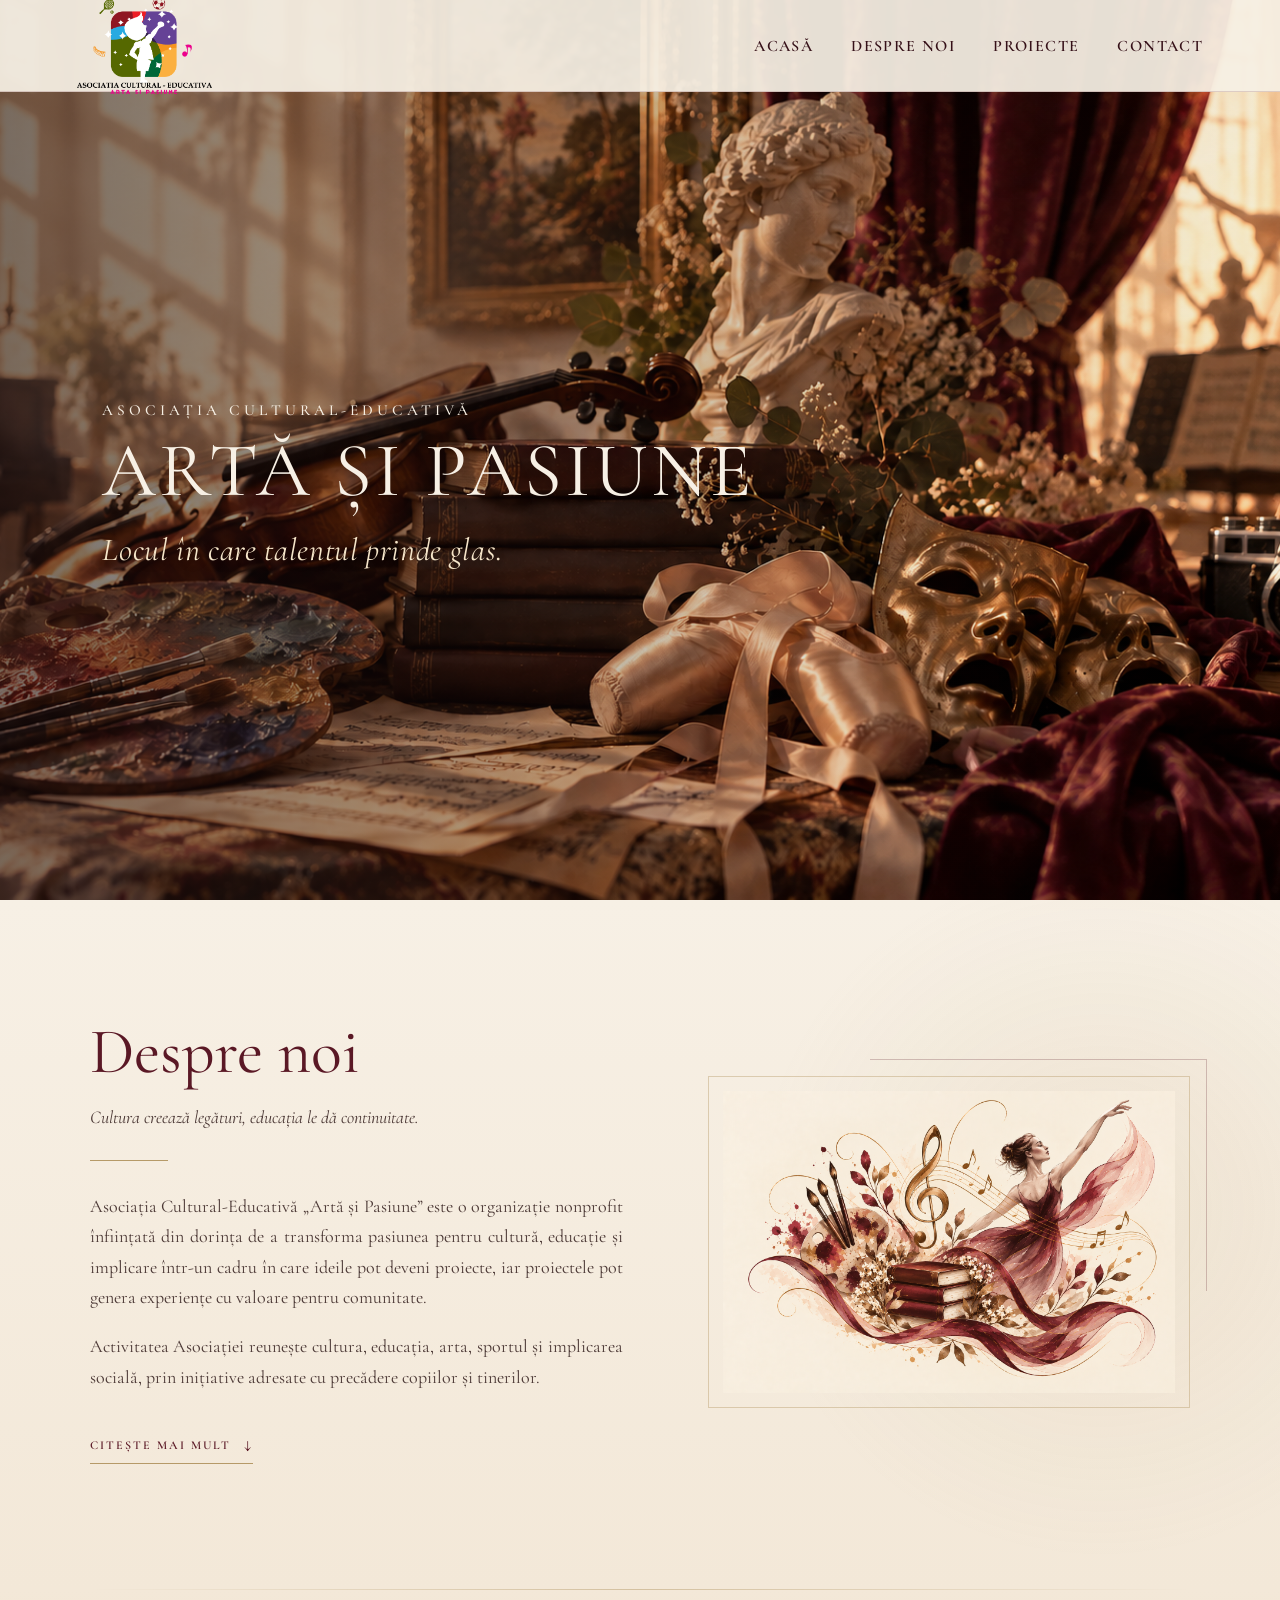
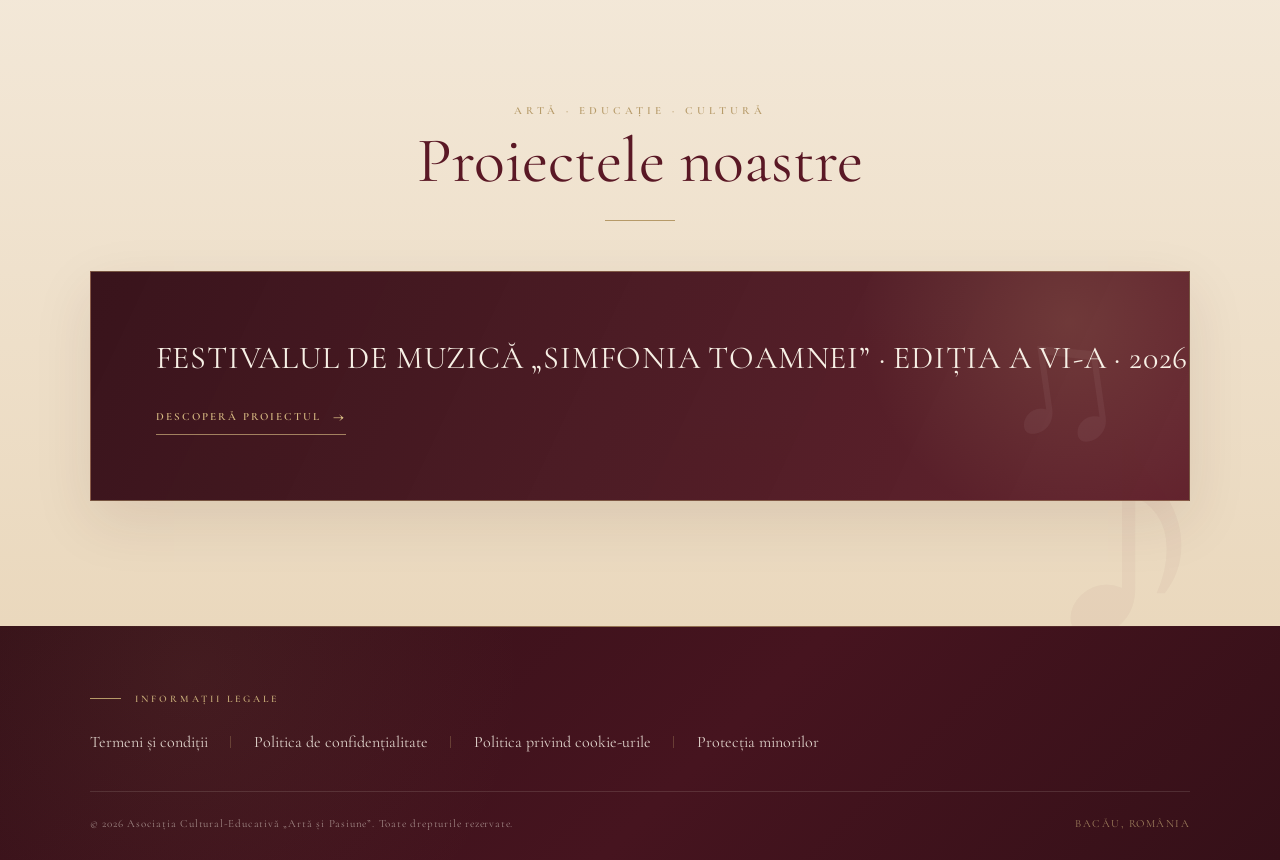
<file: index.html>
<!DOCTYPE html>
<html lang="ro">

<head>
  <meta charset="UTF-8">
  <meta name="viewport" content="width=device-width, initial-scale=1.0">

  <title>Artă și Pasiune | Asociația Cultural-Educativă</title>

  <meta
    name="description"
    content="Asociația Cultural-Educativă Artă și Pasiune – cultură, educație, artă, sport și implicare în comunitate."
  >

  <link rel="preconnect" href="https://fonts.googleapis.com">
  <link rel="preconnect" href="https://fonts.gstatic.com" crossorigin>

  <link
    href="https://fonts.googleapis.com/css2?family=Cormorant+Garamond:wght@400;500;600&display=swap"
    rel="stylesheet"
  >

  <link rel="stylesheet" href="css/style.css">
</head>


<body>

  <!-- ==================== HERO ==================== -->

  <header class="hero" id="acasa">

    <div class="hero-overlay"></div>

    <nav class="navbar">

      <a href="#acasa" class="logo-link">
        <img
          src="Logo png.png"
          alt="Artă și Pasiune"
          class="logo"
        >
      </a>

      <div class="menu">

        <a href="#acasa">
          ACASĂ
        </a>

        <a href="#despre-noi">
          DESPRE NOI
        </a>

        <a href="#proiecte">
          PROIECTE
        </a>

        <a href="contact/">
          CONTACT
        </a>

      </div>

    </nav>


    <div class="hero-content">

      <p class="hero-small">
        ASOCIAȚIA CULTURAL-EDUCATIVĂ
      </p>

      <h1 class="hero-title">
        ARTĂ ȘI PASIUNE
      </h1>

      <p class="hero-tagline">
        Locul în care talentul prinde glas.
      </p>

    </div>

  </header>


  <!-- ==================== DESPRE NOI ==================== -->

  <section class="about" id="despre-noi">

    <div class="about-container">

      <div class="about-content">

        <h2>
          Despre noi
        </h2>

        <p class="about-motto">
          Cultura creează legături, educația le dă continuitate.
        </p>

        <div class="about-line"></div>

        <p>
          Asociația Cultural-Educativă „Artă și Pasiune” este o
          organizație nonprofit înființată din dorința de a transforma
          pasiunea pentru cultură, educație și implicare într-un cadru
          în care ideile pot deveni proiecte, iar proiectele pot genera
          experiențe cu valoare pentru comunitate.
        </p>

        <p>
          Activitatea Asociației reunește cultura, educația, arta,
          sportul și implicarea socială, prin inițiative adresate
          cu precădere copiilor și tinerilor.
        </p>


        <div
          class="about-more"
          id="about-more"
        >

          <p>
            Prin proiectele dezvoltate, ne propunem să creăm contexte
            autentice de exprimare, învățare și participare, în care
            talentul să fie descoperit, susținut și valorificat.
            Credem în educația prin cultură și în puterea experiențelor
            artistice de a contribui la dezvoltarea personală și
            socială a copiilor și tinerilor.
          </p>

          <p>
            Inițiativele noastre urmăresc promovarea valorilor culturale,
            stimularea creativității, susținerea performanței și
            dezvoltarea unor oportunități reale de participare la
            activități culturale, educaționale și sportive.
          </p>

          <p>
            Organizăm și susținem evenimente, festivaluri, concursuri,
            ateliere, activități educative și proiecte interdisciplinare,
            construind în același timp parteneriate cu instituții de
            învățământ, organizații și profesioniști care împărtășesc
            aceeași preocupare pentru educație, cultură și comunitate.
          </p>

          <p>
            Pentru noi, fiecare proiect înseamnă mai mult decât o
            activitate. Înseamnă întâlniri, experiențe, curaj,
            descoperirea unor aptitudini și crearea unui spațiu în
            care pasiunea poate deveni expresie, performanță și,
            uneori, începutul unui drum.
          </p>

        </div>


        <button
          class="read-more-btn"
          id="read-more-btn"
          type="button"
          aria-expanded="false"
        >

          <span>
            CITEȘTE MAI MULT
          </span>

          <span class="read-arrow">
            ↓
          </span>

        </button>

      </div>


      <div class="about-visual">

        <div class="about-image-frame">

          <img
            src="imagini/despre-noi.png"
            alt="Artă, educație, cultură și sport"
          >

        </div>

      </div>

    </div>

  </section>


  <!-- ==================== PROIECTE ==================== -->

  <section
    class="projects"
    id="proiecte"
  >

    <div class="projects-container">

      <div class="projects-heading">

        <span class="projects-small">
          ARTĂ · EDUCAȚIE · CULTURĂ
        </span>

        <h2>
          Proiectele noastre
        </h2>

        <div class="projects-line"></div>

      </div>


      <a
        href="proiecte/simfonia-toamnei/"
        class="project-card"
      >

        <div class="project-content">

          <h3>
            FESTIVALUL DE MUZICĂ „SIMFONIA TOAMNEI” · EDIȚIA A VI-A · 2026
          </h3>

          <span class="project-link">

            DESCOPERĂ PROIECTUL

            <span class="project-arrow">
              →
            </span>

          </span>

        </div>

      </a>

    </div>

  </section>


  <!-- ==================== FOOTER ==================== -->

  <footer class="main-footer">

    <div class="footer-inner">

      <div class="footer-heading">

        <span class="footer-label">
          INFORMAȚII LEGALE
        </span>

      </div>


      <nav
        class="footer-links"
        aria-label="Informații legale"
      >

        <a href="legal/termeni-si-conditii/">
          Termeni și condiții
        </a>

        <a href="legal/confidentialitate/">
          Politica de confidențialitate
        </a>

        <a href="legal/cookies/">
          Politica privind cookie-urile
        </a>

        <a href="legal/protectia-minorilor/">
          Protecția minorilor
        </a>

      </nav>


      <div class="footer-divider"></div>


      <div class="footer-bottom">

        <p>
          © 2026 Asociația Cultural-Educativă „Artă și Pasiune”.
          Toate drepturile rezervate.
        </p>

        <p class="footer-location">
          Bacău, România
        </p>

      </div>

    </div>

  </footer>


  <!-- ==================== SCRIPT ==================== -->

  <script>

    const readMoreButton =
      document.getElementById("read-more-btn");

    const aboutMore =
      document.getElementById("about-more");


    readMoreButton.addEventListener(
      "click",
      function () {

        const isOpen =
          aboutMore.classList.toggle("open");

        readMoreButton.setAttribute(
          "aria-expanded",
          isOpen
        );

        readMoreButton
          .querySelector("span:first-child")
          .textContent =
          isOpen
            ? "ARATĂ MAI PUȚIN"
            : "CITEȘTE MAI MULT";

        readMoreButton
          .querySelector(".read-arrow")
          .textContent =
          isOpen ? "↑" : "↓";

      }
    );

  </script>

</body>

</html>
</file>
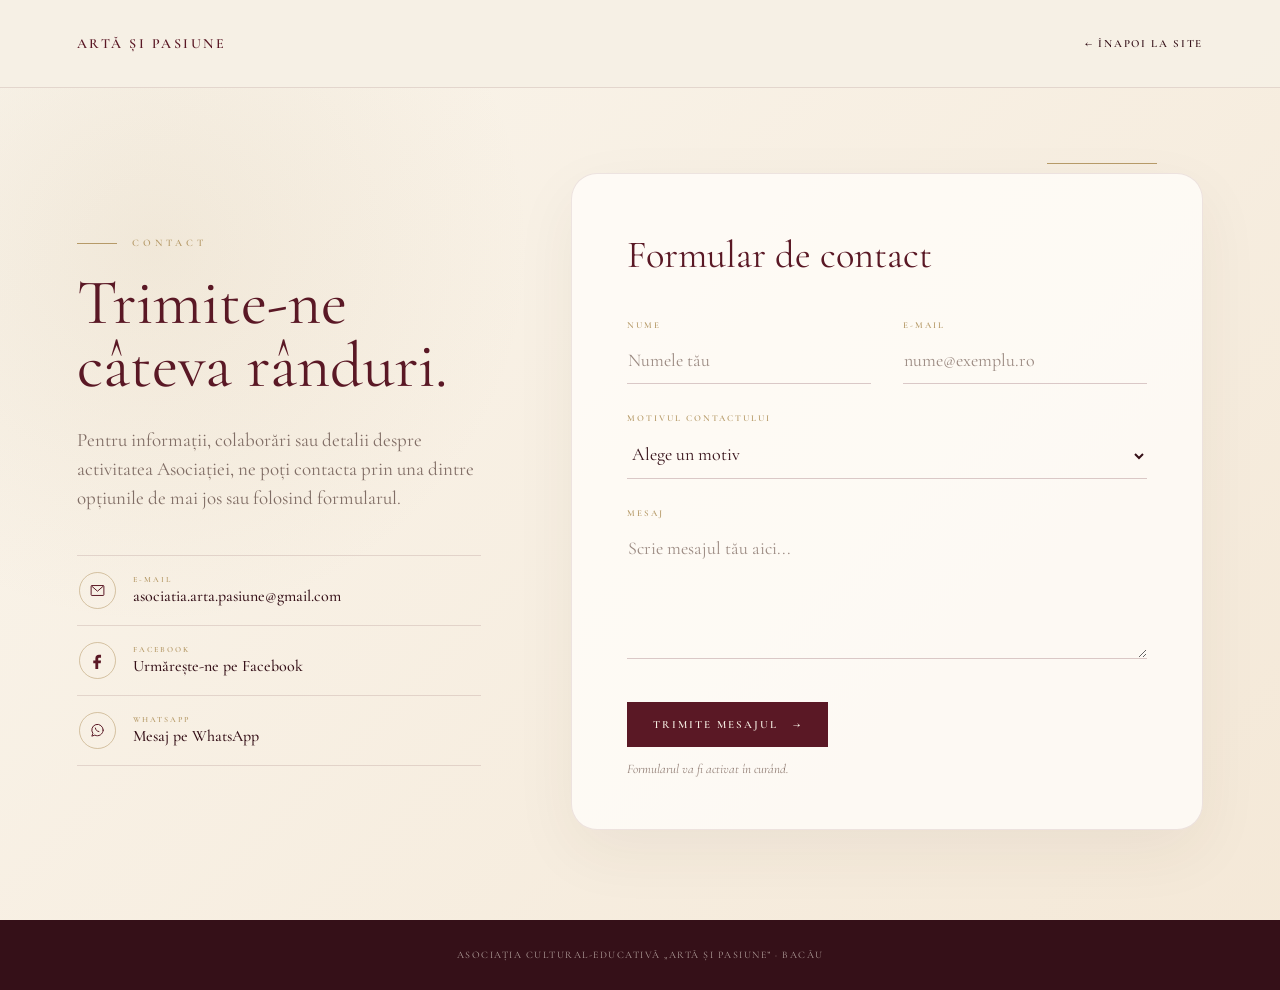
<file: contact/index.html>
<!DOCTYPE html>
<html lang="ro">

<head>
  <meta charset="UTF-8">
  <meta name="viewport" content="width=device-width, initial-scale=1.0">

  <title>Contact | Artă și Pasiune</title>

  <meta name="description"
        content="Contact Asociația Cultural-Educativă Artă și Pasiune.">

  <link rel="preconnect" href="https://fonts.googleapis.com">
  <link rel="preconnect" href="https://fonts.gstatic.com" crossorigin>

  <link
    href="https://fonts.googleapis.com/css2?family=Cormorant+Garamond:wght@400;500;600&display=swap"
    rel="stylesheet">

  <style>

    :root {
      --burgundy: #5a1825;
      --burgundy-dark: #351018;
      --ivory: #f7f0e5;
      --cream: #eee0cc;
      --gold: #b69a68;
      --text: #55423e;
      --muted: #806d65;
    }

    * {
      margin: 0;
      padding: 0;
      box-sizing: border-box;
    }

    body {
      min-height: 100vh;
      font-family: "Cormorant Garamond", Georgia, serif;
      color: var(--text);
      background:
        radial-gradient(
          circle at 12% 25%,
          rgba(182, 154, 104, 0.12),
          transparent 28%
        ),
        linear-gradient(
          135deg,
          #faf5ec 0%,
          #f4e8d7 100%
        );
    }


    /* =====================================================
       HEADER
       ===================================================== */

    .contact-header {
      width: 100%;
      height: 88px;
      padding: 0 6%;

      display: flex;
      align-items: center;
      justify-content: space-between;

      background: rgba(247, 240, 229, 0.92);

      border-bottom:
        1px solid rgba(90, 24, 37, 0.12);
    }

    .brand {
      color: var(--burgundy);
      text-decoration: none;

      font-size: 14px;
      font-weight: 600;
      letter-spacing: 2.5px;
    }

    .back-link {
      position: relative;

      color: var(--burgundy-dark);
      text-decoration: none;

      font-size: 11px;
      font-weight: 600;
      letter-spacing: 1.7px;
    }

    .back-link::after {
      content: "";

      position: absolute;
      left: 50%;
      bottom: -8px;

      width: 0;
      height: 1px;

      background: var(--burgundy);

      transform: translateX(-50%);
      transition: width .3s ease;
    }

    .back-link:hover::after {
      width: 100%;
    }


    /* =====================================================
       CONTACT
       ===================================================== */

    .contact-page {
      min-height: calc(100vh - 88px - 70px);

      padding: 85px 6% 90px;

      display: flex;
      align-items: center;
    }

    .contact-container {
      width: min(100%, 1450px);
      margin: 0 auto;

      display: grid;
      grid-template-columns: 0.78fr 1.22fr;

      gap: 90px;

      align-items: center;
    }


    /* =====================================================
       STÂNGA
       ===================================================== */

    .contact-label {
      display: flex;
      align-items: center;
      gap: 15px;

      margin-bottom: 23px;

      color: var(--gold);

      font-size: 10px;
      font-weight: 600;
      letter-spacing: 4px;
    }

    .contact-label::before {
      content: "";

      width: 40px;
      height: 1px;

      background: var(--gold);
    }

    .contact-info h1 {
      max-width: 520px;

      color: var(--burgundy);

      font-size: clamp(48px, 5vw, 74px);
      font-weight: 400;

      line-height: .98;
    }

    .intro {
      max-width: 470px;

      margin-top: 27px;

      color: var(--muted);

      font-size: 19px;
      line-height: 1.55;
    }


    /* =====================================================
       CONTACT RAPID
       ===================================================== */

    .contact-links {
      max-width: 470px;

      margin-top: 42px;

      border-top:
        1px solid rgba(90, 24, 37, .13);
    }

    .contact-item {
      padding: 16px 2px;

      display: flex;
      align-items: center;

      gap: 17px;

      text-decoration: none;

      border-bottom:
        1px solid rgba(90, 24, 37, .13);

      transition: padding-left .3s ease;
    }

    .contact-item:hover {
      padding-left: 7px;
    }

    .contact-icon {
      width: 37px;
      height: 37px;

      flex: 0 0 37px;

      display: flex;
      align-items: center;
      justify-content: center;

      color: var(--burgundy);

      border:
        1px solid rgba(182, 154, 104, .55);

      border-radius: 50%;
    }

    .contact-icon svg {
      width: 17px;
      height: 17px;
    }

    .contact-item-text {
      display: flex;
      flex-direction: column;
      gap: 2px;
    }

    .contact-item-text small {
      color: var(--gold);

      font-size: 8px;
      font-weight: 600;

      letter-spacing: 2px;
    }

    .contact-item-text strong {
      color: var(--burgundy-dark);

      font-size: 16px;
      font-weight: 500;
    }


    /* =====================================================
       FORMULAR
       ===================================================== */

    .form-panel {
      position: relative;

      padding: 58px 55px 52px;

      background:
        rgba(255, 253, 249, .80);

      border:
        1px solid rgba(90, 24, 37, .10);

      border-radius: 26px;

      box-shadow:
        0 22px 65px rgba(74, 44, 32, .06);
    }

    .form-panel::before {
      content: "";

      position: absolute;

      top: -11px;
      right: 45px;

      width: 110px;
      height: 1px;

      background: var(--gold);
    }

    .form-heading {
      margin-bottom: 42px;
    }

    .form-heading h2 {
      color: var(--burgundy);

      font-size: clamp(35px, 3vw, 47px);
      font-weight: 400;
    }

    .form-grid {
      display: grid;

      grid-template-columns: 1fr 1fr;

      column-gap: 32px;
      row-gap: 29px;
    }

    .form-field {
      position: relative;
    }

    .form-field.full {
      grid-column: 1 / -1;
    }

    .form-field label {
      display: block;

      margin-bottom: 10px;

      color: var(--gold);

      font-size: 9px;
      font-weight: 600;

      letter-spacing: 2px;
    }

    .form-field input,
    .form-field select,
    .form-field textarea {
      width: 100%;

      padding: 8px 1px 12px;

      border: 0;

      border-bottom:
        1px solid rgba(90, 24, 37, .22);

      border-radius: 0;

      outline: none;

      background: transparent;

      color: var(--burgundy-dark);

      font-family:
        "Cormorant Garamond",
        Georgia,
        serif;

      font-size: 18px;

      transition: border-color .25s ease;
    }

    .form-field input::placeholder,
    .form-field textarea::placeholder {
      color: #9b8a82;
    }

    .form-field input:focus,
    .form-field select:focus,
    .form-field textarea:focus {
      border-color: var(--burgundy);
    }

    .form-field select {
      cursor: pointer;
    }

    .form-field textarea {
      min-height: 130px;

      resize: vertical;
    }


    /* =====================================================
       BUTON
       ===================================================== */

    .form-actions {
      margin-top: 38px;
    }

    .send-button {
      padding: 15px 25px;

      display: inline-flex;
      align-items: center;

      gap: 15px;

      border:
        1px solid var(--burgundy);

      background: var(--burgundy);

      color: var(--ivory);

      font-family:
        "Cormorant Garamond",
        Georgia,
        serif;

      font-size: 11px;
      font-weight: 600;

      letter-spacing: 2px;

      cursor: pointer;

      transition:
        background .3s ease,
        color .3s ease,
        gap .3s ease;
    }

    .send-button:hover {
      gap: 21px;

      background: transparent;

      color: var(--burgundy);
    }

    .form-note {
      margin-top: 14px;

      color: #927f76;

      font-size: 13px;
      font-style: italic;
    }


    /* =====================================================
       FOOTER
       ===================================================== */

    .site-footer {
      min-height: 70px;

      padding: 20px 6%;

      display: flex;
      align-items: center;
      justify-content: center;

      text-align: center;

      background: var(--burgundy-dark);

      color:
        rgba(247, 240, 229, .65);

      font-size: 10px;

      letter-spacing: 1.5px;
    }


    /* =====================================================
       RESPONSIVE
       ===================================================== */

    @media (max-width: 1000px) {

      .contact-container {
        grid-template-columns: 1fr;

        gap: 65px;
      }

      .contact-info {
        max-width: 700px;
      }

    }


    @media (max-width: 650px) {

      .contact-header {
        height: 72px;

        padding: 0 5%;
      }

      .brand {
        font-size: 10px;

        letter-spacing: 1.3px;
      }

      .back-link {
        font-size: 9px;

        letter-spacing: 1px;
      }

      .contact-page {
        padding: 55px 6% 65px;
      }

      .contact-info h1 {
        font-size: 48px;
      }

      .intro {
        font-size: 17px;
      }

      .form-panel {
        padding: 42px 27px;

        border-radius: 18px;
      }

      .form-grid {
        grid-template-columns: 1fr;
      }

      .form-field.full {
        grid-column: auto;
      }

      .contact-item-text strong {
        font-size: 14px;
      }

    }

  </style>
</head>


<body>

  <!-- ==================== HEADER ==================== -->

  <header class="contact-header">

    <a href="../index.html" class="brand">
      ARTĂ ȘI PASIUNE
    </a>

    <a href="../index.html" class="back-link">
      ← ÎNAPOI LA SITE
    </a>

  </header>


  <!-- ==================== CONTACT ==================== -->

  <main class="contact-page">

    <div class="contact-container">


      <!-- STÂNGA -->

      <section class="contact-info">

        <span class="contact-label">
          CONTACT
        </span>

        <h1>
          Trimite-ne câteva rânduri.
        </h1>

        <p class="intro">
          Pentru informații, colaborări sau detalii despre
          activitatea Asociației, ne poți contacta prin una
          dintre opțiunile de mai jos sau folosind formularul.
        </p>


        <div class="contact-links">


          <!-- EMAIL -->

          <a
            href="mailto:asociatia.arta.pasiune@gmail.com"
            class="contact-item">

            <span class="contact-icon">

              <svg viewBox="0 0 24 24" aria-hidden="true">

                <rect
                  x="3"
                  y="5"
                  width="18"
                  height="14"
                  rx="1"
                  fill="none"
                  stroke="currentColor"
                  stroke-width="1.4">
                </rect>

                <path
                  d="M4 6l8 7 8-7"
                  fill="none"
                  stroke="currentColor"
                  stroke-width="1.4"
                  stroke-linecap="round"
                  stroke-linejoin="round">
                </path>

              </svg>

            </span>

            <span class="contact-item-text">

              <small>E-MAIL</small>

              <strong>
                asociatia.arta.pasiune@gmail.com
              </strong>

            </span>

          </a>


          <!-- FACEBOOK -->

          <a
            href="https://www.facebook.com/profile.php?id=100072320075039&locale=ro_RO"
            target="_blank"
            rel="noopener noreferrer"
            class="contact-item">

            <span class="contact-icon">

              <svg viewBox="0 0 24 24" aria-hidden="true">

                <path
                  d="M14 8h3V4h-3c-3 0-5 2-5 5v3H6v4h3v8h4v-8h3.5l.5-4h-4V9c0-.7.3-1 1-1z"
                  fill="currentColor">
                </path>

              </svg>

            </span>

            <span class="contact-item-text">

              <small>FACEBOOK</small>

              <strong>
                Urmărește-ne pe Facebook
              </strong>

            </span>

          </a>


          <!-- WHATSAPP -->

          <a
            href="https://wa.me/40748534115"
            target="_blank"
            rel="noopener noreferrer"
            class="contact-item">

            <span class="contact-icon">

              <svg viewBox="0 0 24 24" aria-hidden="true">

                <path
                  d="M20 11.5a8 8 0 0 1-11.8 7L4 20l1.5-4A8 8 0 1 1 20 11.5z"
                  fill="none"
                  stroke="currentColor"
                  stroke-width="1.4"
                  stroke-linecap="round"
                  stroke-linejoin="round">
                </path>

                <path
                  d="M9 8.5c.5 3 2 4.5 5 5"
                  fill="none"
                  stroke="currentColor"
                  stroke-width="1.4"
                  stroke-linecap="round">
                </path>

              </svg>

            </span>

            <span class="contact-item-text">

              <small>WHATSAPP</small>

              <strong>
                Mesaj pe WhatsApp
              </strong>

            </span>

          </a>

        </div>

      </section>


      <!-- ==================== FORMULAR ==================== -->

      <section class="form-panel">

        <div class="form-heading">

          <h2>
            Formular de contact
          </h2>

        </div>


        <form id="contact-form">


          <div class="form-grid">


            <!-- NUME -->

            <div class="form-field">

              <label for="name">
                NUME
              </label>

              <input
                type="text"
                id="name"
                name="name"
                placeholder="Numele tău"
                autocomplete="name"
                required>

            </div>


            <!-- EMAIL -->

            <div class="form-field">

              <label for="email">
                E-MAIL
              </label>

              <input
                type="email"
                id="email"
                name="email"
                placeholder="nume@exemplu.ro"
                autocomplete="email"
                required>

            </div>


            <!-- MOTIV -->

            <div class="form-field full">

              <label for="subject">
                MOTIVUL CONTACTULUI
              </label>

              <select
                id="subject"
                name="subject"
                required>

                <option value="" selected disabled>
                  Alege un motiv
                </option>

                <option value="informatii">
                  Informații
                </option>

                <option value="colaborare">
                  Colaborare
                </option>

                <option value="simfonia-toamnei">
                  Festivalul de Muzică „Simfonia Toamnei”
                </option>

                <option value="altele">
                  Altele
                </option>

              </select>

            </div>


            <!-- MESAJ -->

            <div class="form-field full">

              <label for="message">
                MESAJ
              </label>

              <textarea
                id="message"
                name="message"
                placeholder="Scrie mesajul tău aici..."
                required></textarea>

            </div>

          </div>


          <div class="form-actions">

            <button
              type="submit"
              class="send-button">

              TRIMITE MESAJUL

              <span>
                →
              </span>

            </button>

            <p
              class="form-note"
              id="form-note">
              Formularul va fi activat în curând.
            </p>

          </div>

        </form>

      </section>

    </div>

  </main>


  <!-- ==================== FOOTER ==================== -->

  <footer class="site-footer">

    ASOCIAȚIA CULTURAL-EDUCATIVĂ „ARTĂ ȘI PASIUNE” · BACĂU

  </footer>


  <!-- ==================== SCRIPT ==================== -->

  <script>

    const contactForm =
      document.getElementById("contact-form");

    contactForm.addEventListener(
      "submit",
      function(event) {

        event.preventDefault();

        document
          .getElementById("form-note")
          .textContent =
          "Formularul va fi activat în curând.";

      }
    );

  </script>

</body>

</html>
</file>
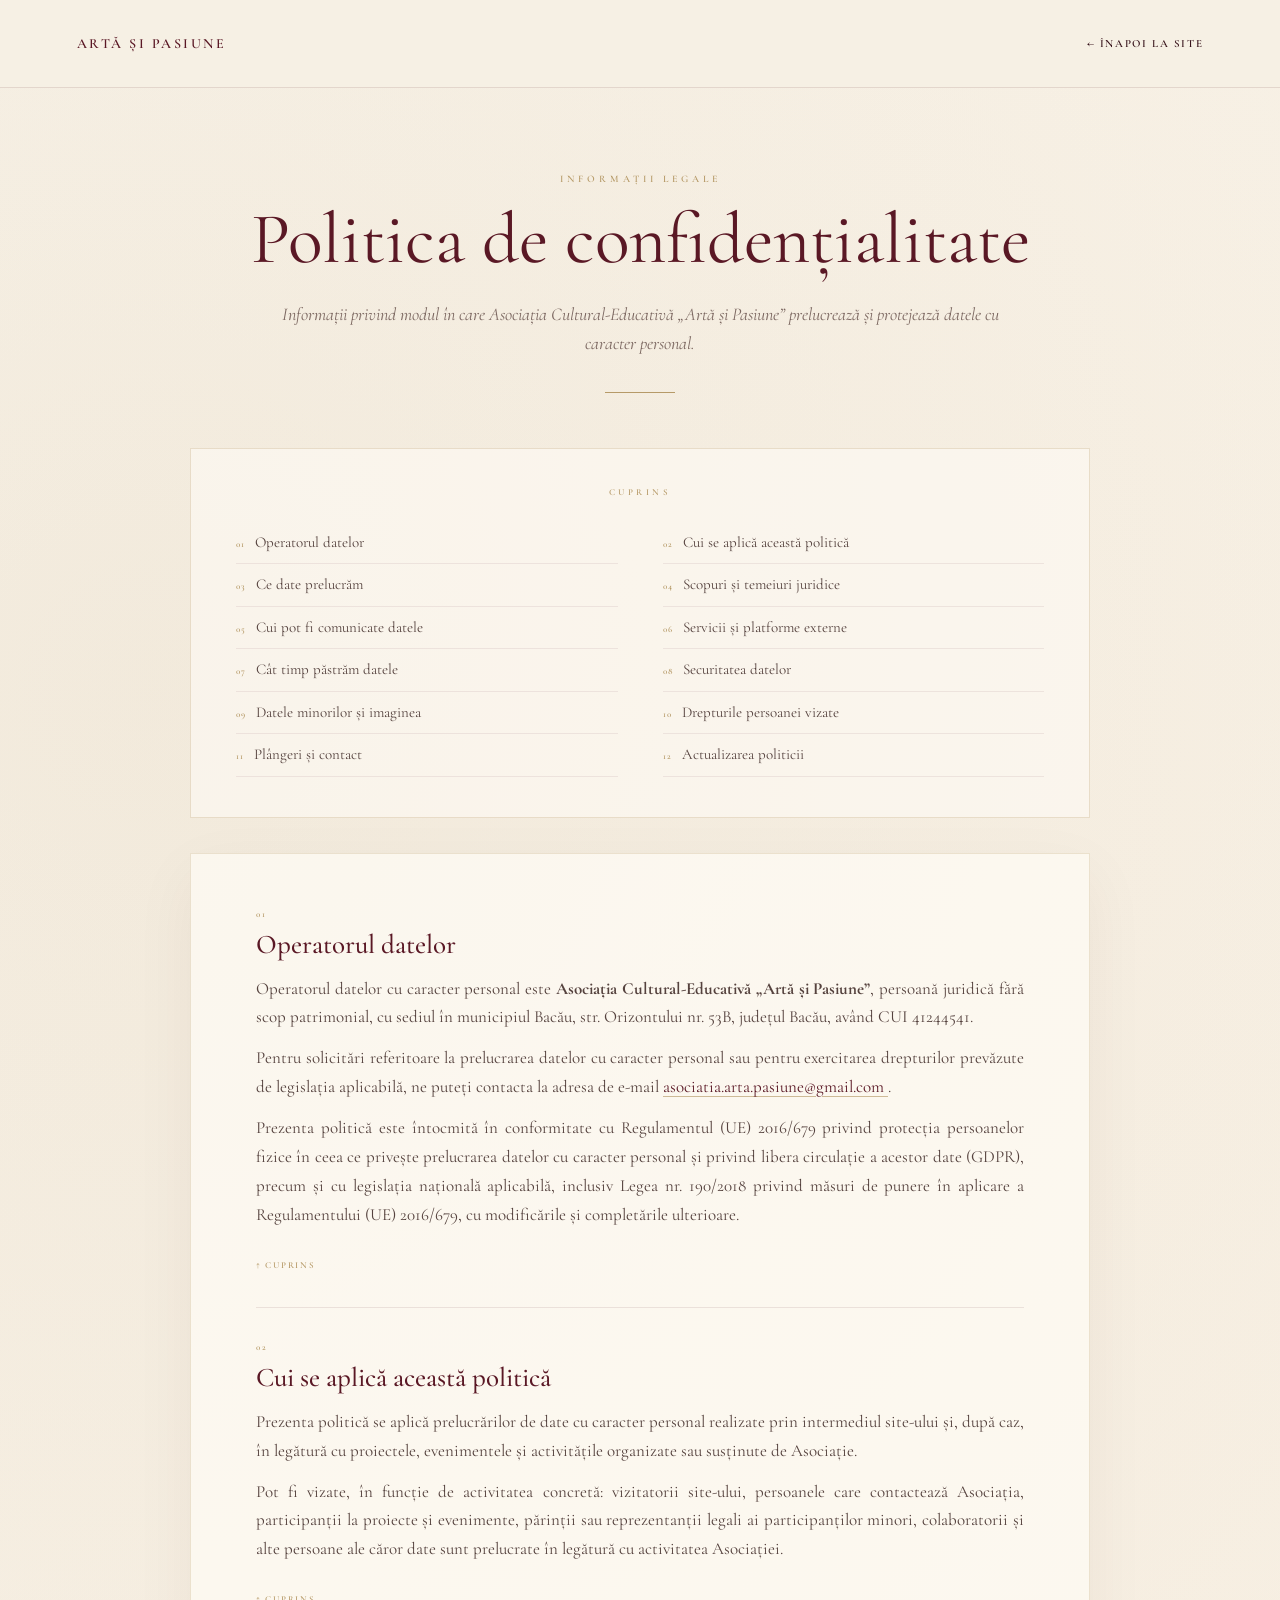
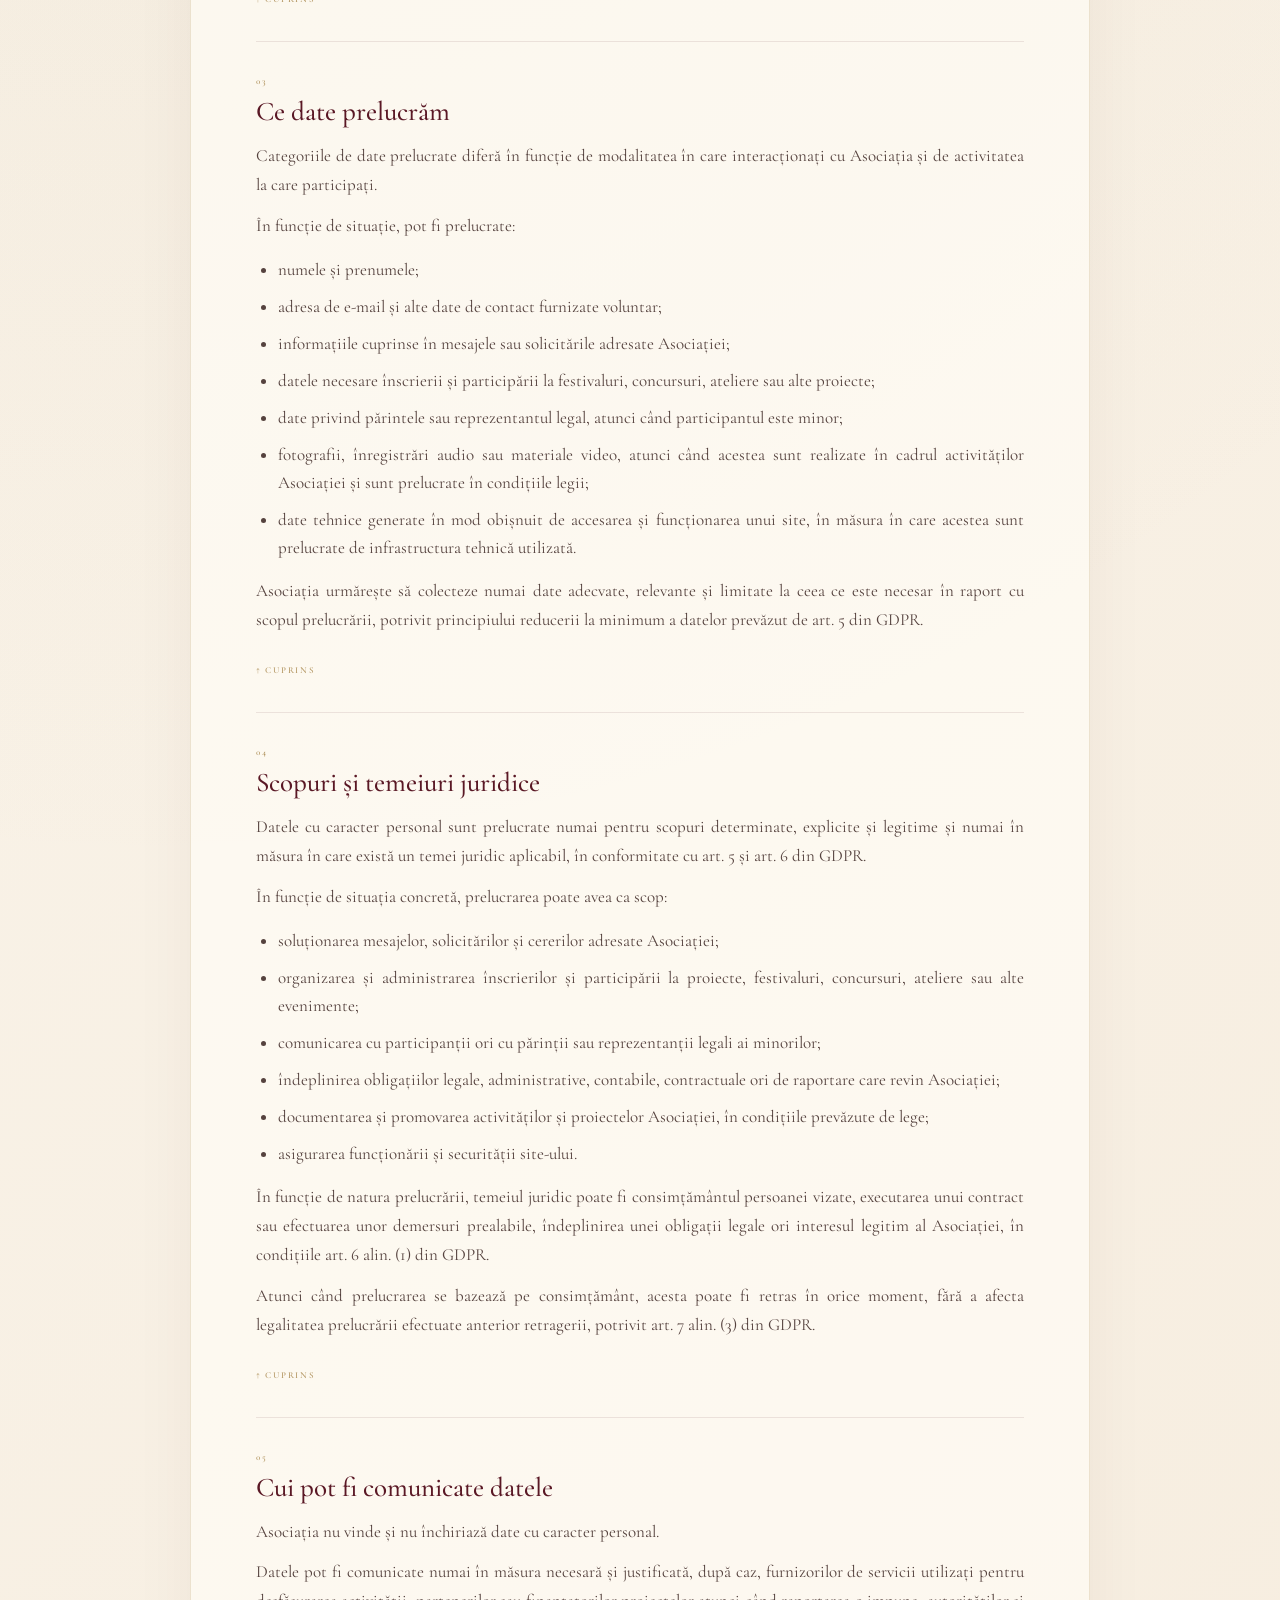
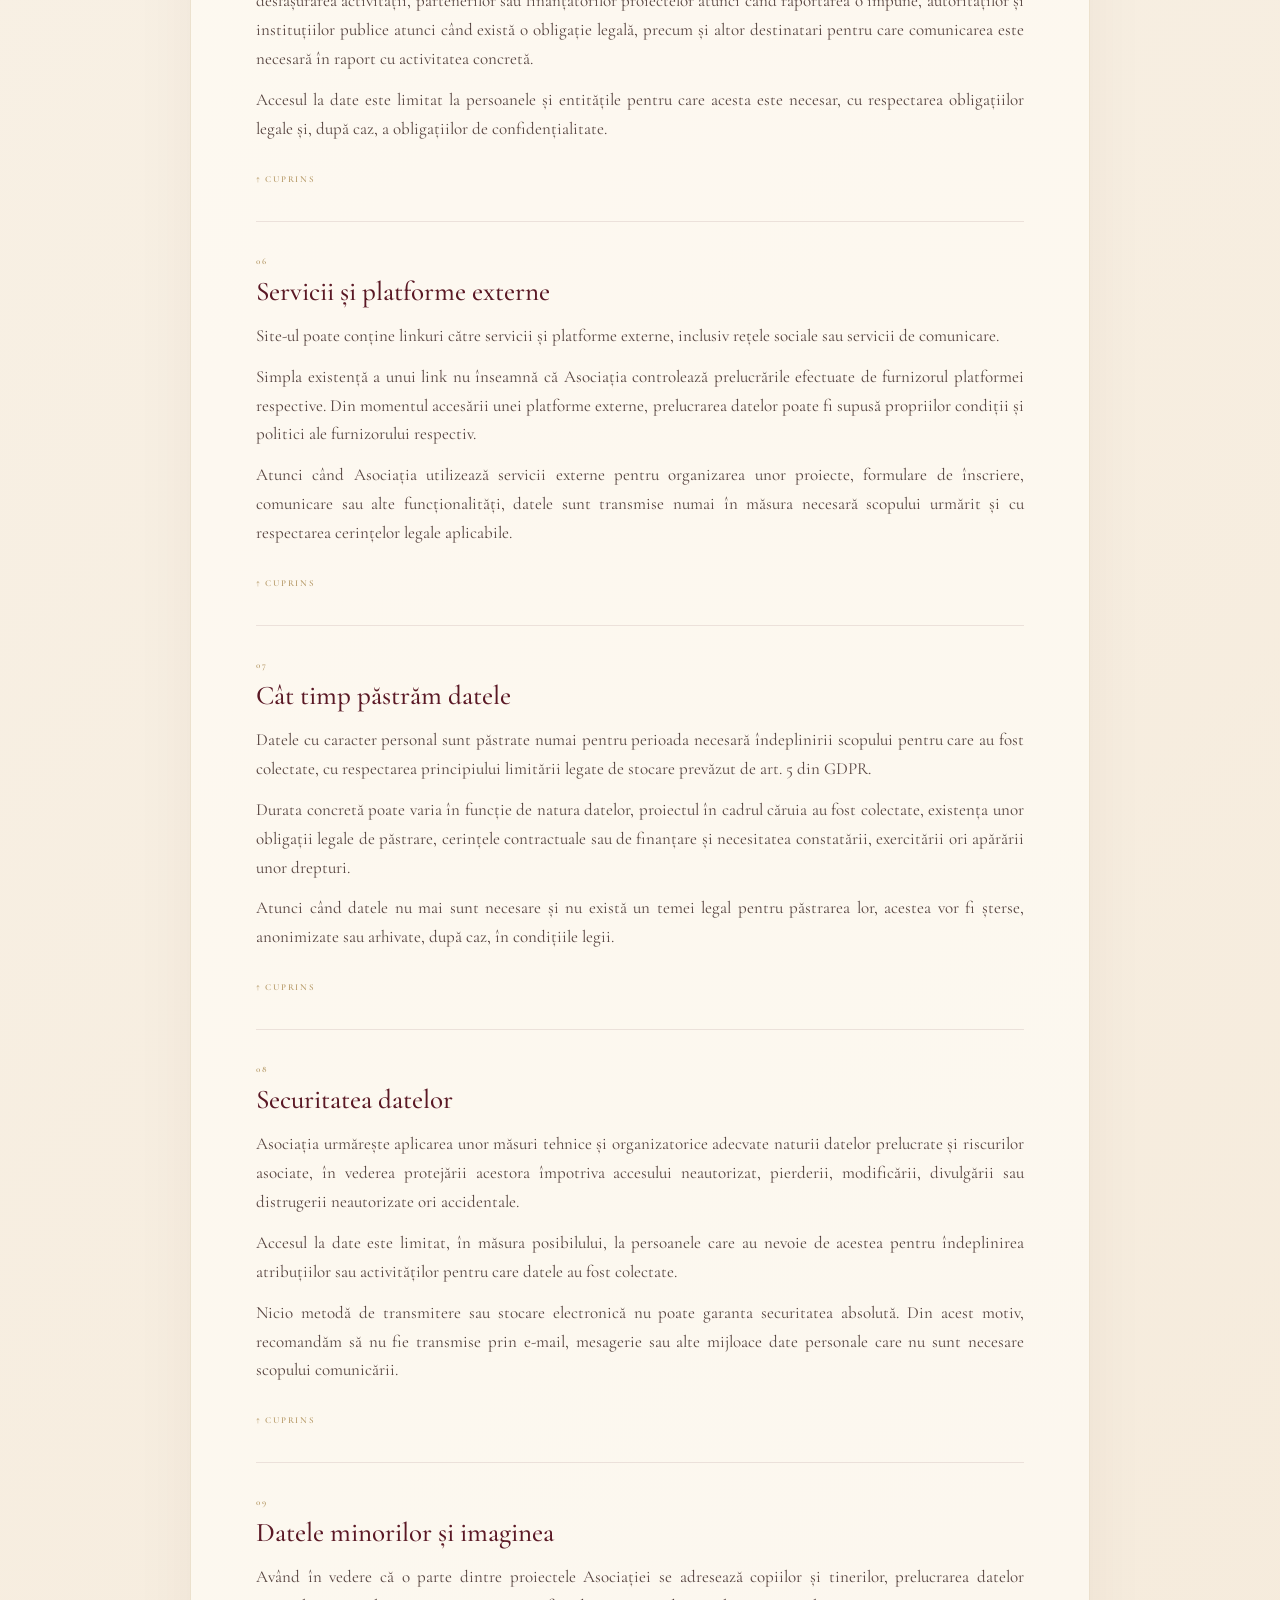
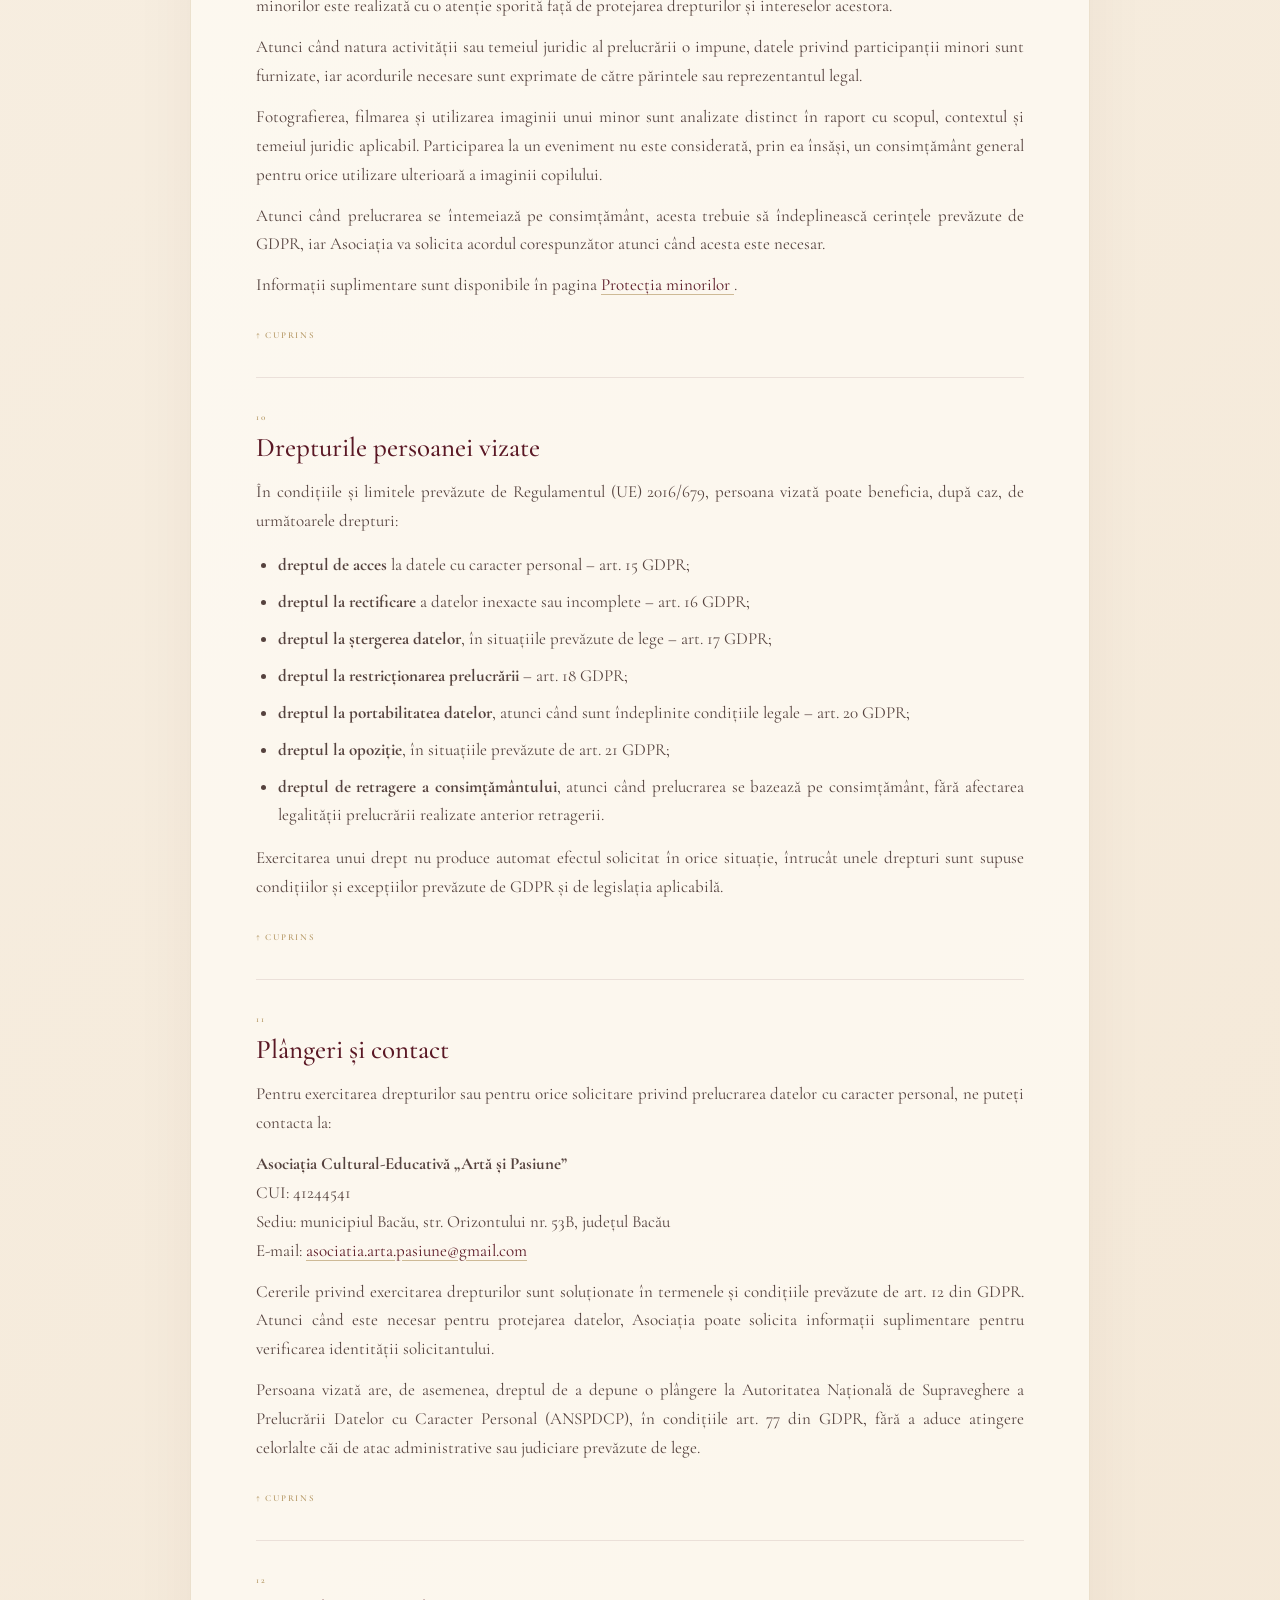
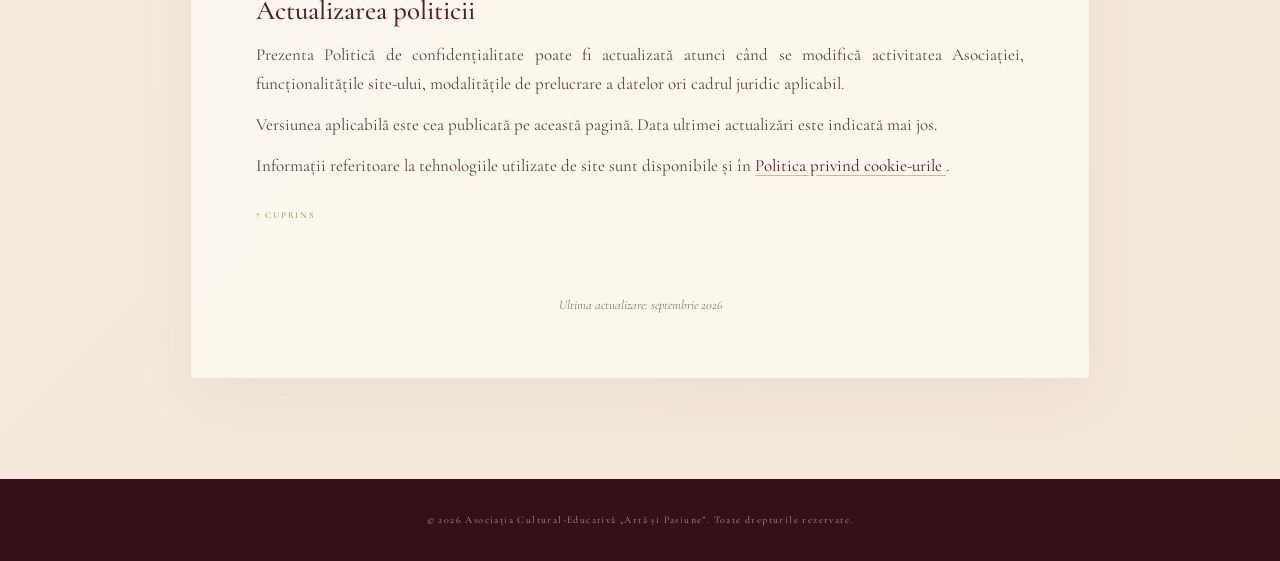
<file: legal/confidentialitate/index.html>
<!DOCTYPE html>
<html lang="ro">

<head>
  <meta charset="UTF-8">
  <meta name="viewport" content="width=device-width, initial-scale=1.0">

  <title>Politica de confidențialitate | Artă și Pasiune</title>

  <meta
    name="description"
    content="Politica de confidențialitate a Asociației Cultural-Educative Artă și Pasiune."
  >

  <link rel="preconnect" href="https://fonts.googleapis.com">
  <link rel="preconnect" href="https://fonts.gstatic.com" crossorigin>

  <link
    href="https://fonts.googleapis.com/css2?family=Cormorant+Garamond:wght@400;500;600;700&display=swap"
    rel="stylesheet"
  >

  <style>

    :root {
      --burgundy: #5a1825;
      --burgundy-dark: #351018;
      --ivory: #f7f0e5;
      --gold: #b69a68;
      --text: #55423e;
      --muted: #7c6861;
    }

    * {
      margin: 0;
      padding: 0;
      box-sizing: border-box;
    }

    html {
      scroll-behavior: smooth;
    }

    body {
      min-height: 100vh;
      font-family: "Cormorant Garamond", Georgia, serif;
      color: var(--text);

      background:
        radial-gradient(
          circle at 12% 10%,
          rgba(182, 154, 104, 0.11),
          transparent 28%
        ),
        linear-gradient(
          135deg,
          #faf5ec 0%,
          #f4e8d7 100%
        );
    }


    /* ================= HEADER ================= */

    .legal-header {
      height: 88px;
      padding: 0 6%;

      display: flex;
      align-items: center;
      justify-content: space-between;

      background: rgba(247, 240, 229, 0.93);
      border-bottom: 1px solid rgba(90, 24, 37, 0.12);
    }

    .brand {
      color: var(--burgundy);
      text-decoration: none;

      font-size: 14px;
      font-weight: 600;
      letter-spacing: 2.5px;
    }

    .back-link {
      color: var(--burgundy-dark);
      text-decoration: none;

      font-size: 11px;
      font-weight: 600;
      letter-spacing: 1.6px;
    }


    /* ================= HERO ================= */

    .legal-hero {
      padding: 85px 7% 55px;
      text-align: center;
    }

    .legal-label {
      display: block;
      margin-bottom: 18px;

      color: var(--gold);

      font-size: 10px;
      font-weight: 600;
      letter-spacing: 4px;
    }

    .legal-hero h1 {
      color: var(--burgundy);

      font-size: clamp(45px, 6vw, 72px);
      font-weight: 400;
      line-height: 1;
    }

    .legal-intro {
      max-width: 720px;
      margin: 25px auto 0;

      color: var(--muted);

      font-size: 18px;
      line-height: 1.6;
      font-style: italic;
    }

    .gold-line {
      width: 70px;
      height: 1px;

      margin: 34px auto 0;

      background: var(--gold);
    }


    /* ================= CUPRINS ================= */

    .toc {
      width: min(86%, 900px);
      margin: 0 auto 35px;
      padding: 38px 45px 40px;

      background: rgba(255, 252, 246, 0.58);
      border: 1px solid rgba(182, 154, 104, 0.28);
    }

    .toc-label {
      display: block;
      margin-bottom: 24px;

      color: var(--gold);
      text-align: center;

      font-size: 9px;
      font-weight: 600;
      letter-spacing: 3.5px;
    }

    .toc-grid {
      display: grid;
      grid-template-columns: repeat(2, 1fr);
      column-gap: 45px;
    }

    .toc a {
      display: flex;
      align-items: baseline;
      gap: 10px;

      padding: 11px 0;

      color: var(--text);
      text-decoration: none;

      border-bottom: 1px solid rgba(90, 24, 37, 0.08);

      font-size: 15px;
      line-height: 1.3;

      transition:
        color 0.2s ease,
        padding-left 0.2s ease;
    }

    .toc a:hover {
      color: var(--burgundy);
      padding-left: 4px;
    }

    .toc-number {
      flex: 0 0 auto;

      color: var(--gold);

      font-size: 9px;
      font-weight: 600;
      letter-spacing: 1px;
    }


    /* ================= DOCUMENT ================= */

    .legal-content {
      width: min(86%, 900px);

      margin: 0 auto 100px;
      padding: 55px 65px 65px;

      background: rgba(255, 252, 246, 0.72);

      border: 1px solid rgba(182, 154, 104, 0.25);

      box-shadow:
        0 20px 60px rgba(70, 40, 30, 0.05);
    }

    .legal-section {
      padding: 34px 0;

      border-bottom: 1px solid rgba(90, 24, 37, 0.10);

      scroll-margin-top: 30px;
    }

    .legal-section:first-child {
      padding-top: 0;
    }

    .legal-section:last-of-type {
      border-bottom: 0;
    }

    .section-number {
      display: block;
      margin-bottom: 8px;

      color: var(--gold);

      font-size: 9px;
      font-weight: 600;
      letter-spacing: 2px;
    }

    .legal-section h2 {
      margin-bottom: 14px;

      color: var(--burgundy);

      font-size: 27px;
      font-weight: 500;
    }

    .legal-section p {
      margin-bottom: 12px;

      color: var(--text);

      font-size: 17px;
      line-height: 1.7;

      text-align: justify;
      text-justify: inter-word;
      hyphens: auto;
    }

    .legal-section ul {
      margin: 15px 0 15px 22px;
    }

    .legal-section li {
      margin-bottom: 9px;

      font-size: 17px;
      line-height: 1.65;

      text-align: justify;
    }

    .legal-section a {
      color: var(--burgundy);

      text-decoration: underline;
      text-decoration-color: rgba(182, 154, 104, 0.65);
      text-underline-offset: 4px;
    }

    .back-toc {
      display: inline-block;

      margin-top: 18px;

      color: var(--gold) !important;
      text-decoration: none !important;

      font-size: 9px;
      font-weight: 600;
      letter-spacing: 1.7px;

      text-transform: uppercase;
    }

    .updated {
      margin-top: 40px;

      color: #8a7770;

      text-align: center;

      font-size: 13px;
      font-style: italic;
    }


    /* ================= FOOTER ================= */

    .legal-footer {
      padding: 35px 7%;

      background: var(--burgundy-dark);

      color: rgba(247, 240, 229, 0.60);

      text-align: center;

      font-size: 10px;
      letter-spacing: 1.4px;
    }


    /* ================= MOBILE ================= */

    @media (max-width: 700px) {

      .legal-header {
        height: 72px;
        padding: 0 5%;
      }

      .brand {
        font-size: 10px;
        letter-spacing: 1.2px;
      }

      .back-link {
        font-size: 9px;
        letter-spacing: 1px;
      }

      .legal-hero {
        padding: 65px 6% 45px;
      }

      .legal-hero h1 {
        font-size: 40px;
      }

      .toc {
        width: 90%;
        padding: 30px 27px;
      }

      .toc-grid {
        grid-template-columns: 1fr;
      }

      .legal-content {
        width: 90%;

        padding: 40px 27px 45px;
        margin-bottom: 70px;
      }

      .legal-section h2 {
        font-size: 24px;
      }

      .legal-section p,
      .legal-section li {
        font-size: 16px;
      }

    }

  </style>

</head>


<body>


  <!-- ================= HEADER ================= -->

  <header class="legal-header">

    <a href="../../index.html" class="brand">
      ARTĂ ȘI PASIUNE
    </a>

    <a href="../../index.html" class="back-link">
      ← ÎNAPOI LA SITE
    </a>

  </header>


  <!-- ================= HERO ================= -->

  <section class="legal-hero">

    <span class="legal-label">
      INFORMAȚII LEGALE
    </span>

    <h1>
      Politica de confidențialitate
    </h1>

    <p class="legal-intro">
      Informații privind modul în care Asociația
      Cultural-Educativă „Artă și Pasiune” prelucrează
      și protejează datele cu caracter personal.
    </p>

    <div class="gold-line"></div>

  </section>


  <!-- ================= CUPRINS ================= -->

  <nav class="toc" id="cuprins" aria-label="Cuprins">

    <span class="toc-label">
      CUPRINS
    </span>

    <div class="toc-grid">

      <a href="#operator">
        <span class="toc-number">01</span>
        Operatorul datelor
      </a>

      <a href="#aplicabilitate">
        <span class="toc-number">02</span>
        Cui se aplică această politică
      </a>

      <a href="#date">
        <span class="toc-number">03</span>
        Ce date prelucrăm
      </a>

      <a href="#scopuri">
        <span class="toc-number">04</span>
        Scopuri și temeiuri juridice
      </a>

      <a href="#destinatari">
        <span class="toc-number">05</span>
        Cui pot fi comunicate datele
      </a>

      <a href="#platforme">
        <span class="toc-number">06</span>
        Servicii și platforme externe
      </a>

      <a href="#pastrare">
        <span class="toc-number">07</span>
        Cât timp păstrăm datele
      </a>

      <a href="#securitate">
        <span class="toc-number">08</span>
        Securitatea datelor
      </a>

      <a href="#minori">
        <span class="toc-number">09</span>
        Datele minorilor și imaginea
      </a>

      <a href="#drepturi">
        <span class="toc-number">10</span>
        Drepturile persoanei vizate
      </a>

      <a href="#plangeri">
        <span class="toc-number">11</span>
        Plângeri și contact
      </a>

      <a href="#actualizare">
        <span class="toc-number">12</span>
        Actualizarea politicii
      </a>

    </div>

  </nav>


  <!-- ================= DOCUMENT ================= -->

  <main class="legal-content">


    <!-- 01 -->

    <section class="legal-section" id="operator">

      <span class="section-number">01</span>

      <h2>Operatorul datelor</h2>

      <p>
        Operatorul datelor cu caracter personal este
        <strong>Asociația Cultural-Educativă „Artă și Pasiune”</strong>,
        persoană juridică fără scop patrimonial, cu sediul în
        municipiul Bacău, str. Orizontului nr. 53B, județul Bacău,
        având CUI 41244541.
      </p>

      <p>
        Pentru solicitări referitoare la prelucrarea datelor cu
        caracter personal sau pentru exercitarea drepturilor
        prevăzute de legislația aplicabilă, ne puteți contacta la
        adresa de e-mail
        <a href="mailto:asociatia.arta.pasiune@gmail.com">
          asociatia.arta.pasiune@gmail.com
        </a>.
      </p>

      <p>
        Prezenta politică este întocmită în conformitate cu
        Regulamentul (UE) 2016/679 privind protecția persoanelor
        fizice în ceea ce privește prelucrarea datelor cu caracter
        personal și privind libera circulație a acestor date
        (GDPR), precum și cu legislația națională aplicabilă,
        inclusiv Legea nr. 190/2018 privind măsuri de punere în
        aplicare a Regulamentului (UE) 2016/679, cu modificările
        și completările ulterioare.
      </p>

      <a href="#cuprins" class="back-toc">↑ Cuprins</a>

    </section>


    <!-- 02 -->

    <section class="legal-section" id="aplicabilitate">

      <span class="section-number">02</span>

      <h2>Cui se aplică această politică</h2>

      <p>
        Prezenta politică se aplică prelucrărilor de date cu
        caracter personal realizate prin intermediul site-ului
        și, după caz, în legătură cu proiectele, evenimentele și
        activitățile organizate sau susținute de Asociație.
      </p>

      <p>
        Pot fi vizate, în funcție de activitatea concretă:
        vizitatorii site-ului, persoanele care contactează
        Asociația, participanții la proiecte și evenimente,
        părinții sau reprezentanții legali ai participanților
        minori, colaboratorii și alte persoane ale căror date
        sunt prelucrate în legătură cu activitatea Asociației.
      </p>

      <a href="#cuprins" class="back-toc">↑ Cuprins</a>

    </section>


    <!-- 03 -->

    <section class="legal-section" id="date">

      <span class="section-number">03</span>

      <h2>Ce date prelucrăm</h2>

      <p>
        Categoriile de date prelucrate diferă în funcție de
        modalitatea în care interacționați cu Asociația și de
        activitatea la care participați.
      </p>

      <p>
        În funcție de situație, pot fi prelucrate:
      </p>

      <ul>
        <li>
          numele și prenumele;
        </li>

        <li>
          adresa de e-mail și alte date de contact furnizate
          voluntar;
        </li>

        <li>
          informațiile cuprinse în mesajele sau solicitările
          adresate Asociației;
        </li>

        <li>
          datele necesare înscrierii și participării la
          festivaluri, concursuri, ateliere sau alte proiecte;
        </li>

        <li>
          date privind părintele sau reprezentantul legal,
          atunci când participantul este minor;
        </li>

        <li>
          fotografii, înregistrări audio sau materiale video,
          atunci când acestea sunt realizate în cadrul
          activităților Asociației și sunt prelucrate în
          condițiile legii;
        </li>

        <li>
          date tehnice generate în mod obișnuit de accesarea
          și funcționarea unui site, în măsura în care acestea
          sunt prelucrate de infrastructura tehnică utilizată.
        </li>
      </ul>

      <p>
        Asociația urmărește să colecteze numai date adecvate,
        relevante și limitate la ceea ce este necesar în raport
        cu scopul prelucrării, potrivit principiului reducerii
        la minimum a datelor prevăzut de art. 5 din GDPR.
      </p>

      <a href="#cuprins" class="back-toc">↑ Cuprins</a>

    </section>


    <!-- 04 -->

    <section class="legal-section" id="scopuri">

      <span class="section-number">04</span>

      <h2>Scopuri și temeiuri juridice</h2>

      <p>
        Datele cu caracter personal sunt prelucrate numai pentru
        scopuri determinate, explicite și legitime și numai în
        măsura în care există un temei juridic aplicabil,
        în conformitate cu art. 5 și art. 6 din GDPR.
      </p>

      <p>
        În funcție de situația concretă, prelucrarea poate avea
        ca scop:
      </p>

      <ul>
        <li>
          soluționarea mesajelor, solicitărilor și cererilor
          adresate Asociației;
        </li>

        <li>
          organizarea și administrarea înscrierilor și
          participării la proiecte, festivaluri, concursuri,
          ateliere sau alte evenimente;
        </li>

        <li>
          comunicarea cu participanții ori cu părinții sau
          reprezentanții legali ai minorilor;
        </li>

        <li>
          îndeplinirea obligațiilor legale, administrative,
          contabile, contractuale ori de raportare care revin
          Asociației;
        </li>

        <li>
          documentarea și promovarea activităților și
          proiectelor Asociației, în condițiile prevăzute
          de lege;
        </li>

        <li>
          asigurarea funcționării și securității site-ului.
        </li>
      </ul>

      <p>
        În funcție de natura prelucrării, temeiul juridic poate
        fi consimțământul persoanei vizate, executarea unui
        contract sau efectuarea unor demersuri prealabile,
        îndeplinirea unei obligații legale ori interesul legitim
        al Asociației, în condițiile art. 6 alin. (1) din GDPR.
      </p>

      <p>
        Atunci când prelucrarea se bazează pe consimțământ,
        acesta poate fi retras în orice moment, fără a afecta
        legalitatea prelucrării efectuate anterior retragerii,
        potrivit art. 7 alin. (3) din GDPR.
      </p>

      <a href="#cuprins" class="back-toc">↑ Cuprins</a>

    </section>


    <!-- 05 -->

    <section class="legal-section" id="destinatari">

      <span class="section-number">05</span>

      <h2>Cui pot fi comunicate datele</h2>

      <p>
        Asociația nu vinde și nu închiriază date cu caracter
        personal.
      </p>

      <p>
        Datele pot fi comunicate numai în măsura necesară și
        justificată, după caz, furnizorilor de servicii utilizați
        pentru desfășurarea activității, partenerilor sau
        finanțatorilor proiectelor atunci când raportarea o
        impune, autorităților și instituțiilor publice atunci
        când există o obligație legală, precum și altor
        destinatari pentru care comunicarea este necesară
        în raport cu activitatea concretă.
      </p>

      <p>
        Accesul la date este limitat la persoanele și entitățile
        pentru care acesta este necesar, cu respectarea
        obligațiilor legale și, după caz, a obligațiilor de
        confidențialitate.
      </p>

      <a href="#cuprins" class="back-toc">↑ Cuprins</a>

    </section>


    <!-- 06 -->

    <section class="legal-section" id="platforme">

      <span class="section-number">06</span>

      <h2>Servicii și platforme externe</h2>

      <p>
        Site-ul poate conține linkuri către servicii și
        platforme externe, inclusiv rețele sociale sau servicii
        de comunicare.
      </p>

      <p>
        Simpla existență a unui link nu înseamnă că Asociația
        controlează prelucrările efectuate de furnizorul
        platformei respective. Din momentul accesării unei
        platforme externe, prelucrarea datelor poate fi supusă
        propriilor condiții și politici ale furnizorului
        respectiv.
      </p>

      <p>
        Atunci când Asociația utilizează servicii externe pentru
        organizarea unor proiecte, formulare de înscriere,
        comunicare sau alte funcționalități, datele sunt
        transmise numai în măsura necesară scopului urmărit și
        cu respectarea cerințelor legale aplicabile.
      </p>

      <a href="#cuprins" class="back-toc">↑ Cuprins</a>

    </section>


    <!-- 07 -->

    <section class="legal-section" id="pastrare">

      <span class="section-number">07</span>

      <h2>Cât timp păstrăm datele</h2>

      <p>
        Datele cu caracter personal sunt păstrate numai pentru
        perioada necesară îndeplinirii scopului pentru care au
        fost colectate, cu respectarea principiului limitării
        legate de stocare prevăzut de art. 5 din GDPR.
      </p>

      <p>
        Durata concretă poate varia în funcție de natura datelor,
        proiectul în cadrul căruia au fost colectate, existența
        unor obligații legale de păstrare, cerințele contractuale
        sau de finanțare și necesitatea constatării, exercitării
        ori apărării unor drepturi.
      </p>

      <p>
        Atunci când datele nu mai sunt necesare și nu există un
        temei legal pentru păstrarea lor, acestea vor fi șterse,
        anonimizate sau arhivate, după caz, în condițiile legii.
      </p>

      <a href="#cuprins" class="back-toc">↑ Cuprins</a>

    </section>


    <!-- 08 -->

    <section class="legal-section" id="securitate">

      <span class="section-number">08</span>

      <h2>Securitatea datelor</h2>

      <p>
        Asociația urmărește aplicarea unor măsuri tehnice și
        organizatorice adecvate naturii datelor prelucrate și
        riscurilor asociate, în vederea protejării acestora
        împotriva accesului neautorizat, pierderii, modificării,
        divulgării sau distrugerii neautorizate ori accidentale.
      </p>

      <p>
        Accesul la date este limitat, în măsura posibilului,
        la persoanele care au nevoie de acestea pentru
        îndeplinirea atribuțiilor sau activităților pentru
        care datele au fost colectate.
      </p>

      <p>
        Nicio metodă de transmitere sau stocare electronică nu
        poate garanta securitatea absolută. Din acest motiv,
        recomandăm să nu fie transmise prin e-mail, mesagerie
        sau alte mijloace date personale care nu sunt necesare
        scopului comunicării.
      </p>

      <a href="#cuprins" class="back-toc">↑ Cuprins</a>

    </section>


    <!-- 09 -->

    <section class="legal-section" id="minori">

      <span class="section-number">09</span>

      <h2>Datele minorilor și imaginea</h2>

      <p>
        Având în vedere că o parte dintre proiectele Asociației
        se adresează copiilor și tinerilor, prelucrarea datelor
        minorilor este realizată cu o atenție sporită față de
        protejarea drepturilor și intereselor acestora.
      </p>

      <p>
        Atunci când natura activității sau temeiul juridic al
        prelucrării o impune, datele privind participanții
        minori sunt furnizate, iar acordurile necesare sunt
        exprimate de către părintele sau reprezentantul legal.
      </p>

      <p>
        Fotografierea, filmarea și utilizarea imaginii unui
        minor sunt analizate distinct în raport cu scopul,
        contextul și temeiul juridic aplicabil. Participarea la
        un eveniment nu este considerată, prin ea însăși, un
        consimțământ general pentru orice utilizare ulterioară
        a imaginii copilului.
      </p>

      <p>
        Atunci când prelucrarea se întemeiază pe consimțământ,
        acesta trebuie să îndeplinească cerințele prevăzute de
        GDPR, iar Asociația va solicita acordul corespunzător
        atunci când acesta este necesar.
      </p>

      <p>
        Informații suplimentare sunt disponibile în pagina
        <a href="../protectia-minorilor/">
          Protecția minorilor
        </a>.
      </p>

      <a href="#cuprins" class="back-toc">↑ Cuprins</a>

    </section>


    <!-- 10 -->

    <section class="legal-section" id="drepturi">

      <span class="section-number">10</span>

      <h2>Drepturile persoanei vizate</h2>

      <p>
        În condițiile și limitele prevăzute de Regulamentul
        (UE) 2016/679, persoana vizată poate beneficia,
        după caz, de următoarele drepturi:
      </p>

      <ul>
        <li>
          <strong>dreptul de acces</strong> la datele cu
          caracter personal – art. 15 GDPR;
        </li>

        <li>
          <strong>dreptul la rectificare</strong> a datelor
          inexacte sau incomplete – art. 16 GDPR;
        </li>

        <li>
          <strong>dreptul la ștergerea datelor</strong>,
          în situațiile prevăzute de lege – art. 17 GDPR;
        </li>

        <li>
          <strong>dreptul la restricționarea prelucrării</strong>
          – art. 18 GDPR;
        </li>

        <li>
          <strong>dreptul la portabilitatea datelor</strong>,
          atunci când sunt îndeplinite condițiile legale –
          art. 20 GDPR;
        </li>

        <li>
          <strong>dreptul la opoziție</strong>, în situațiile
          prevăzute de art. 21 GDPR;
        </li>

        <li>
          <strong>dreptul de retragere a consimțământului</strong>,
          atunci când prelucrarea se bazează pe consimțământ,
          fără afectarea legalității prelucrării realizate
          anterior retragerii.
        </li>
      </ul>

      <p>
        Exercitarea unui drept nu produce automat efectul
        solicitat în orice situație, întrucât unele drepturi
        sunt supuse condițiilor și excepțiilor prevăzute de
        GDPR și de legislația aplicabilă.
      </p>

      <a href="#cuprins" class="back-toc">↑ Cuprins</a>

    </section>


    <!-- 11 -->

    <section class="legal-section" id="plangeri">

      <span class="section-number">11</span>

      <h2>Plângeri și contact</h2>

      <p>
        Pentru exercitarea drepturilor sau pentru orice
        solicitare privind prelucrarea datelor cu caracter
        personal, ne puteți contacta la:
      </p>

      <p>
        <strong>
          Asociația Cultural-Educativă „Artă și Pasiune”
        </strong><br>
        CUI: 41244541<br>
        Sediu: municipiul Bacău, str. Orizontului nr. 53B,
        județul Bacău<br>
        E-mail:
        <a href="mailto:asociatia.arta.pasiune@gmail.com">
          asociatia.arta.pasiune@gmail.com
        </a>
      </p>

      <p>
        Cererile privind exercitarea drepturilor sunt soluționate
        în termenele și condițiile prevăzute de art. 12 din GDPR.
        Atunci când este necesar pentru protejarea datelor,
        Asociația poate solicita informații suplimentare pentru
        verificarea identității solicitantului.
      </p>

      <p>
        Persoana vizată are, de asemenea, dreptul de a depune
        o plângere la Autoritatea Națională de Supraveghere a
        Prelucrării Datelor cu Caracter Personal (ANSPDCP),
        în condițiile art. 77 din GDPR, fără a aduce atingere
        celorlalte căi de atac administrative sau judiciare
        prevăzute de lege.
      </p>

      <a href="#cuprins" class="back-toc">↑ Cuprins</a>

    </section>


    <!-- 12 -->

    <section class="legal-section" id="actualizare">

      <span class="section-number">12</span>

      <h2>Actualizarea politicii</h2>

      <p>
        Prezenta Politică de confidențialitate poate fi
        actualizată atunci când se modifică activitatea
        Asociației, funcționalitățile site-ului, modalitățile
        de prelucrare a datelor ori cadrul juridic aplicabil.
      </p>

      <p>
        Versiunea aplicabilă este cea publicată pe această
        pagină. Data ultimei actualizări este indicată mai jos.
      </p>

      <p>
        Informații referitoare la tehnologiile utilizate de
        site sunt disponibile și în
        <a href="../cookies/">
          Politica privind cookie-urile
        </a>.
      </p>

      <a href="#cuprins" class="back-toc">↑ Cuprins</a>

    </section>


    <p class="updated">
      Ultima actualizare: septembrie 2026
    </p>

  </main>


  <!-- ================= FOOTER ================= -->

  <footer class="legal-footer">

    © 2026 Asociația Cultural-Educativă „Artă și Pasiune”.
    Toate drepturile rezervate.

  </footer>


</body>

</html>
</file>
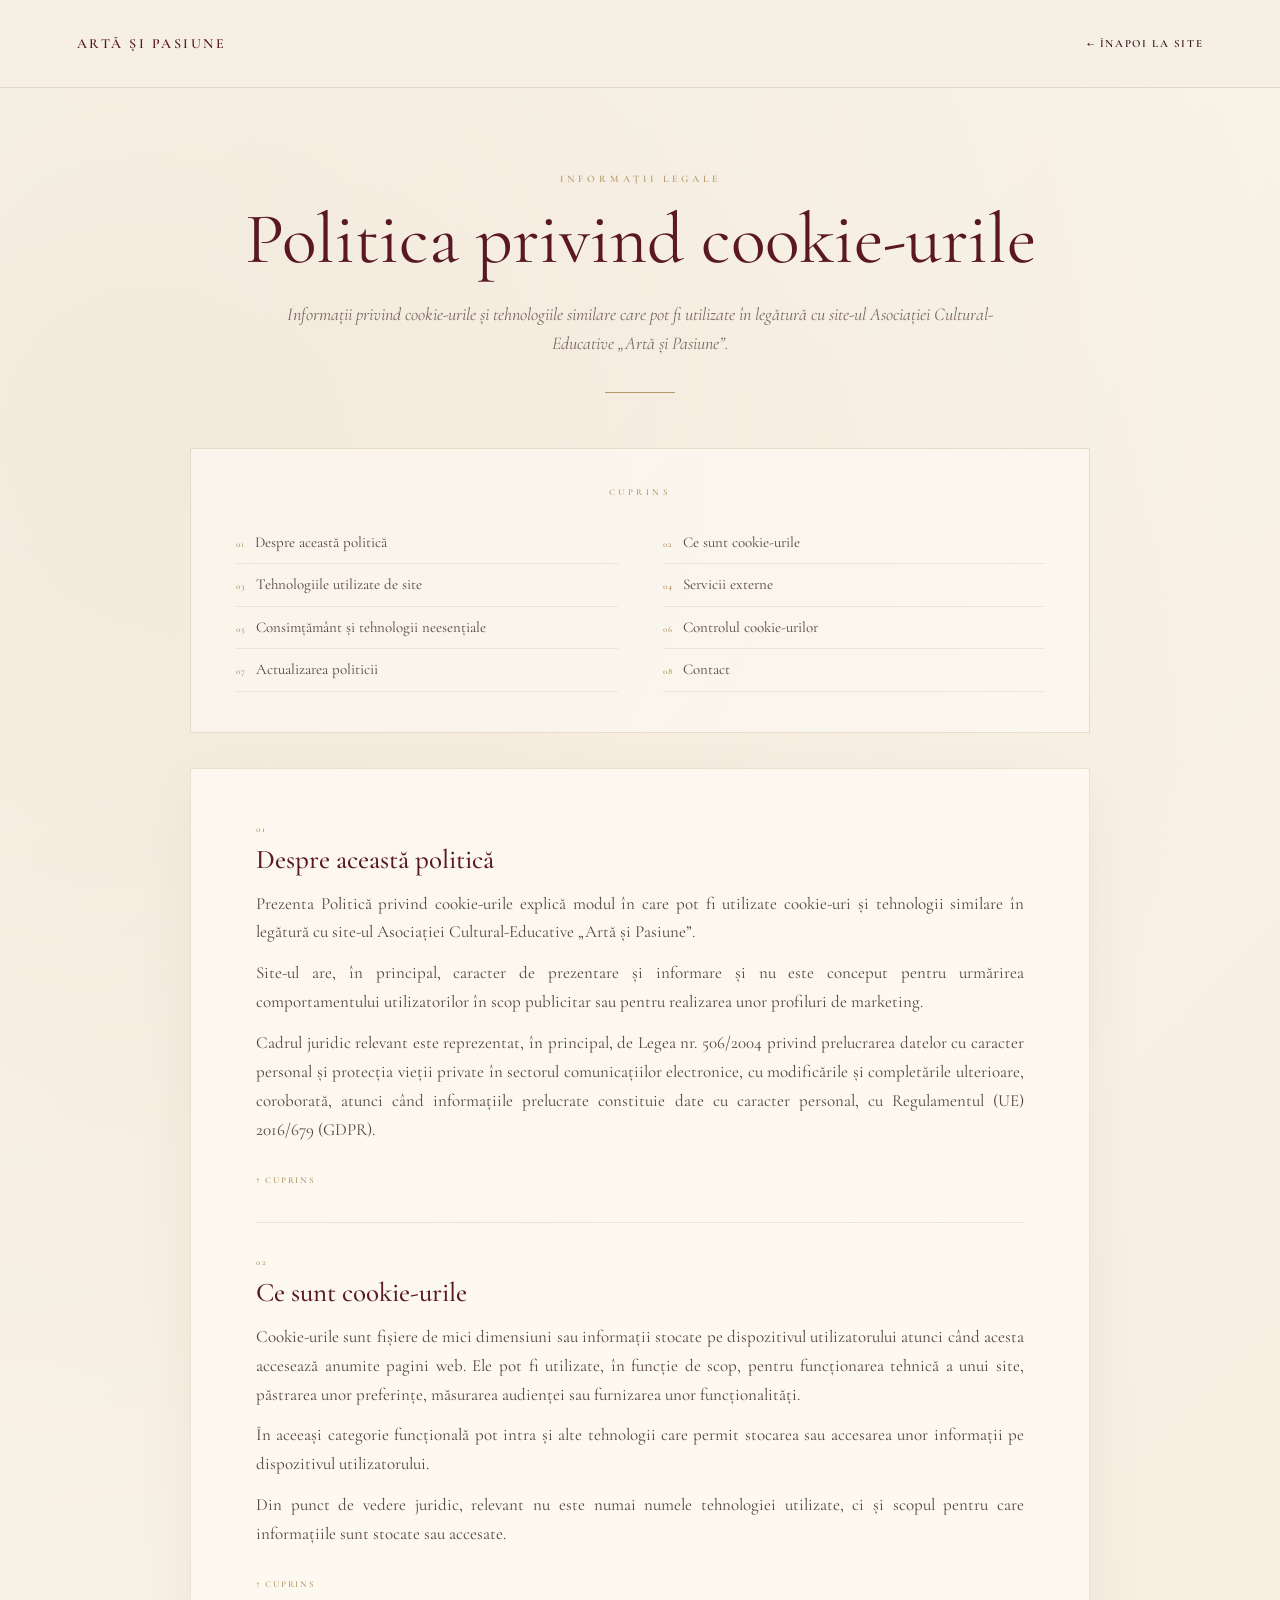
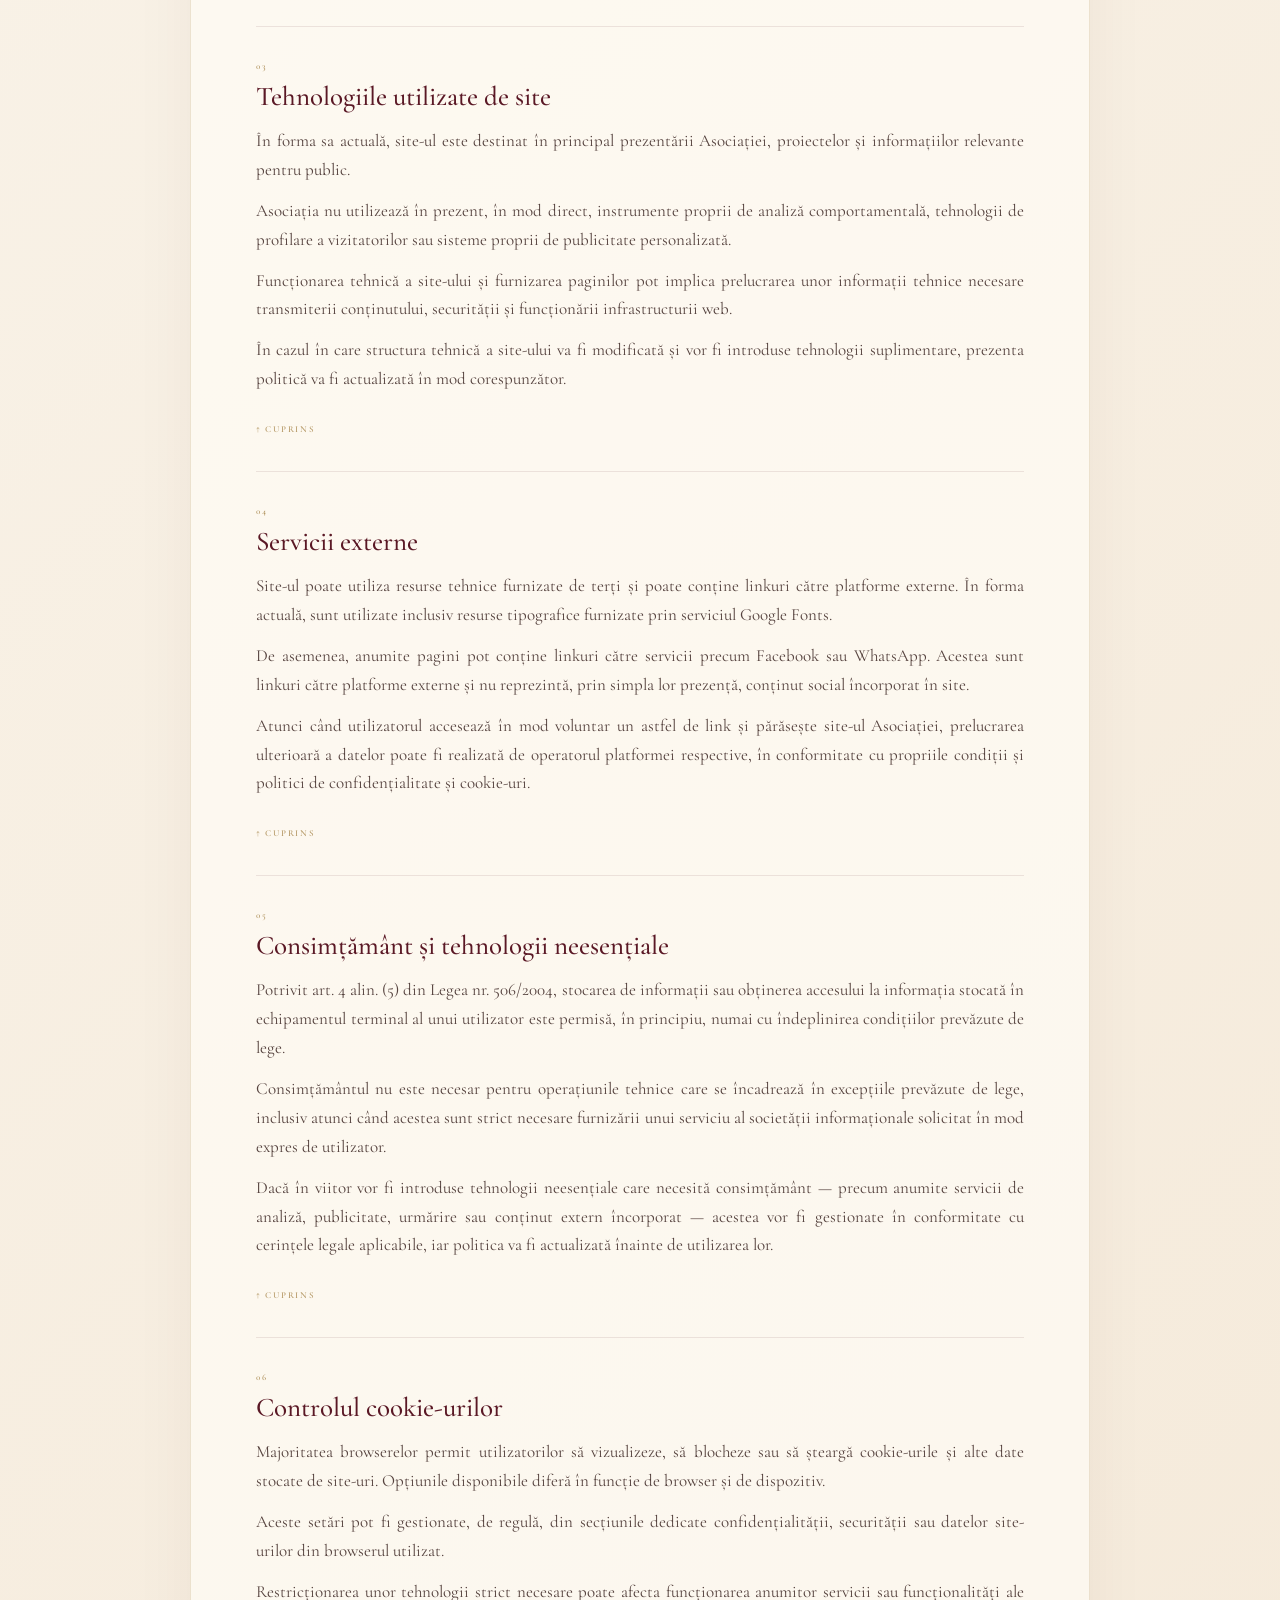
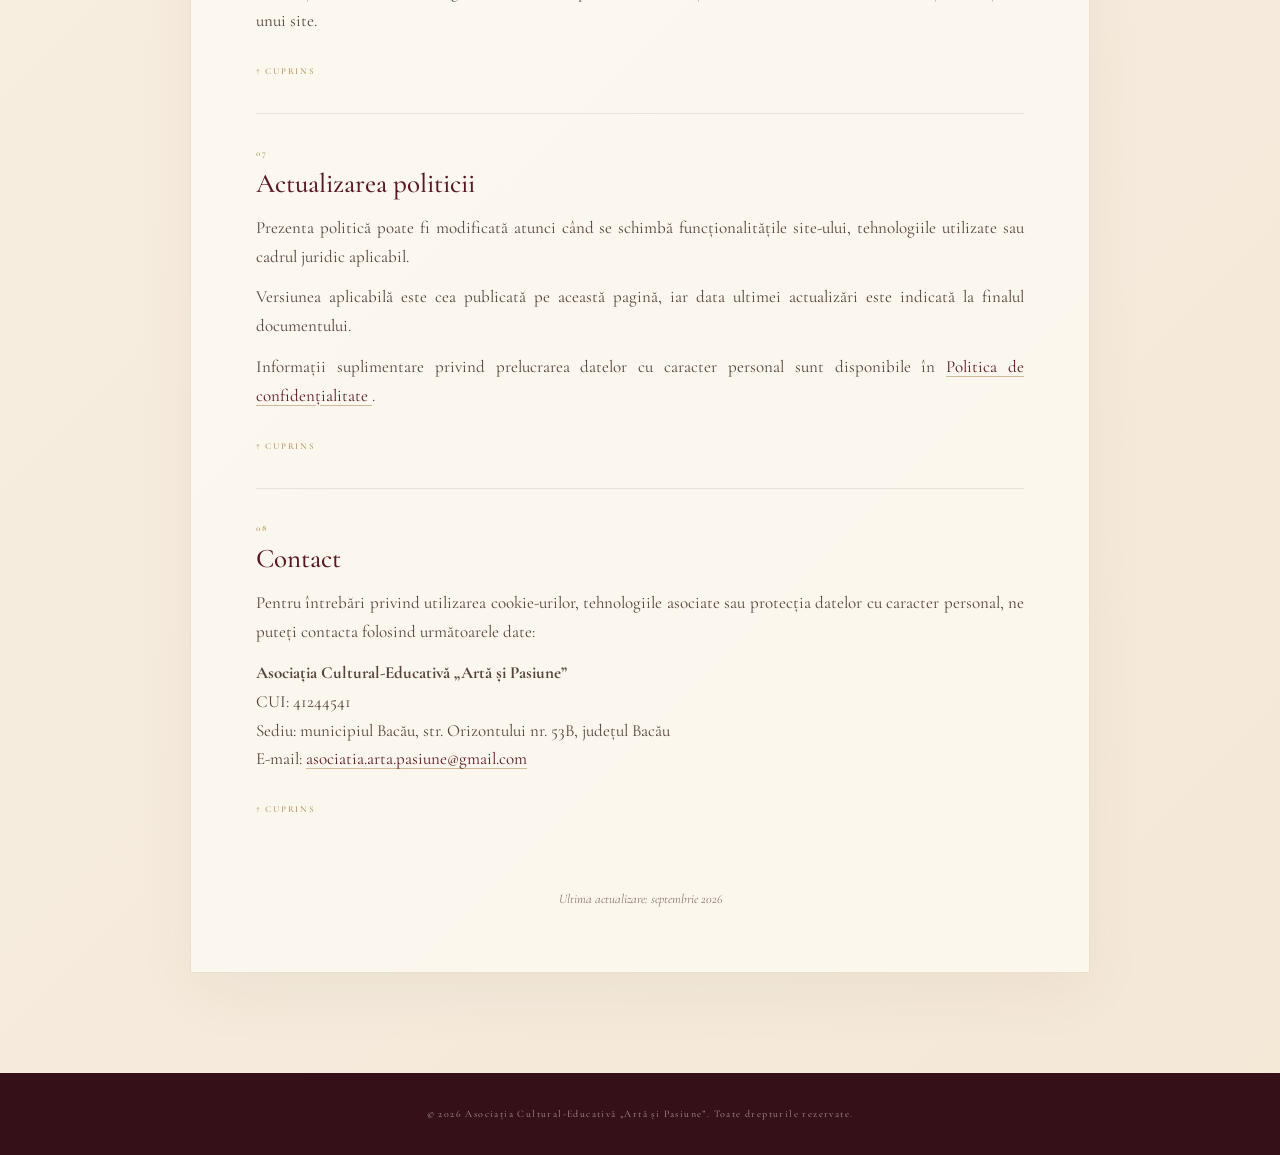
<file: legal/cookies/index.html>
<!DOCTYPE html>
<html lang="ro">

<head>
  <meta charset="UTF-8">
  <meta name="viewport" content="width=device-width, initial-scale=1.0">

  <title>Politica privind cookie-urile | Artă și Pasiune</title>

  <meta
    name="description"
    content="Politica privind cookie-urile a Asociației Cultural-Educative Artă și Pasiune."
  >

  <link rel="preconnect" href="https://fonts.googleapis.com">
  <link rel="preconnect" href="https://fonts.gstatic.com" crossorigin>

  <link
    href="https://fonts.googleapis.com/css2?family=Cormorant+Garamond:wght@400;500;600;700&display=swap"
    rel="stylesheet"
  >

  <style>

    :root {
      --burgundy: #5a1825;
      --burgundy-dark: #351018;
      --ivory: #f7f0e5;
      --gold: #b69a68;
      --text: #55423e;
      --muted: #7c6861;
    }

    * {
      margin: 0;
      padding: 0;
      box-sizing: border-box;
    }

    html {
      scroll-behavior: smooth;
    }

    body {
      min-height: 100vh;
      font-family: "Cormorant Garamond", Georgia, serif;
      color: var(--text);

      background:
        radial-gradient(
          circle at 12% 10%,
          rgba(182, 154, 104, 0.11),
          transparent 28%
        ),
        linear-gradient(
          135deg,
          #faf5ec 0%,
          #f4e8d7 100%
        );
    }


    /* ================= HEADER ================= */

    .legal-header {
      height: 88px;
      padding: 0 6%;

      display: flex;
      align-items: center;
      justify-content: space-between;

      background: rgba(247, 240, 229, 0.93);
      border-bottom: 1px solid rgba(90, 24, 37, 0.12);
    }

    .brand {
      color: var(--burgundy);
      text-decoration: none;

      font-size: 14px;
      font-weight: 600;
      letter-spacing: 2.5px;
    }

    .back-link {
      color: var(--burgundy-dark);
      text-decoration: none;

      font-size: 11px;
      font-weight: 600;
      letter-spacing: 1.6px;
    }


    /* ================= HERO ================= */

    .legal-hero {
      padding: 85px 7% 55px;
      text-align: center;
    }

    .legal-label {
      display: block;
      margin-bottom: 18px;

      color: var(--gold);

      font-size: 10px;
      font-weight: 600;
      letter-spacing: 4px;
    }

    .legal-hero h1 {
      color: var(--burgundy);

      font-size: clamp(45px, 6vw, 72px);
      font-weight: 400;
      line-height: 1;
    }

    .legal-intro {
      max-width: 720px;
      margin: 25px auto 0;

      color: var(--muted);

      font-size: 18px;
      line-height: 1.6;
      font-style: italic;
    }

    .gold-line {
      width: 70px;
      height: 1px;

      margin: 34px auto 0;

      background: var(--gold);
    }


    /* ================= CUPRINS ================= */

    .toc {
      width: min(86%, 900px);
      margin: 0 auto 35px;
      padding: 38px 45px 40px;

      background: rgba(255, 252, 246, 0.58);
      border: 1px solid rgba(182, 154, 104, 0.28);
    }

    .toc-label {
      display: block;
      margin-bottom: 24px;

      color: var(--gold);
      text-align: center;

      font-size: 9px;
      font-weight: 600;
      letter-spacing: 3.5px;
    }

    .toc-grid {
      display: grid;
      grid-template-columns: repeat(2, 1fr);
      column-gap: 45px;
    }

    .toc a {
      display: flex;
      align-items: baseline;
      gap: 10px;

      padding: 11px 0;

      color: var(--text);
      text-decoration: none;

      border-bottom: 1px solid rgba(90, 24, 37, 0.08);

      font-size: 15px;
      line-height: 1.3;

      transition:
        color 0.2s ease,
        padding-left 0.2s ease;
    }

    .toc a:hover {
      color: var(--burgundy);
      padding-left: 4px;
    }

    .toc-number {
      flex: 0 0 auto;

      color: var(--gold);

      font-size: 9px;
      font-weight: 600;
      letter-spacing: 1px;
    }


    /* ================= DOCUMENT ================= */

    .legal-content {
      width: min(86%, 900px);

      margin: 0 auto 100px;
      padding: 55px 65px 65px;

      background: rgba(255, 252, 246, 0.72);

      border: 1px solid rgba(182, 154, 104, 0.25);

      box-shadow:
        0 20px 60px rgba(70, 40, 30, 0.05);
    }

    .legal-section {
      padding: 34px 0;

      border-bottom: 1px solid rgba(90, 24, 37, 0.10);

      scroll-margin-top: 30px;
    }

    .legal-section:first-child {
      padding-top: 0;
    }

    .legal-section:last-of-type {
      border-bottom: 0;
    }

    .section-number {
      display: block;
      margin-bottom: 8px;

      color: var(--gold);

      font-size: 9px;
      font-weight: 600;
      letter-spacing: 2px;
    }

    .legal-section h2 {
      margin-bottom: 14px;

      color: var(--burgundy);

      font-size: 27px;
      font-weight: 500;
    }

    .legal-section p {
      margin-bottom: 12px;

      color: var(--text);

      font-size: 17px;
      line-height: 1.7;

      text-align: justify;
      text-justify: inter-word;
      hyphens: auto;
    }

    .legal-section ul {
      margin: 15px 0 15px 22px;
    }

    .legal-section li {
      margin-bottom: 9px;

      font-size: 17px;
      line-height: 1.65;

      text-align: justify;
    }

    .legal-section a {
      color: var(--burgundy);

      text-decoration: underline;
      text-decoration-color: rgba(182, 154, 104, 0.65);
      text-underline-offset: 4px;
    }

    .back-toc {
      display: inline-block;

      margin-top: 18px;

      color: var(--gold) !important;
      text-decoration: none !important;

      font-size: 9px;
      font-weight: 600;
      letter-spacing: 1.7px;

      text-transform: uppercase;
    }

    .updated {
      margin-top: 40px;

      color: #8a7770;

      text-align: center;

      font-size: 13px;
      font-style: italic;
    }


    /* ================= FOOTER ================= */

    .legal-footer {
      padding: 35px 7%;

      background: var(--burgundy-dark);

      color: rgba(247, 240, 229, 0.60);

      text-align: center;

      font-size: 10px;
      letter-spacing: 1.4px;
    }


    /* ================= MOBILE ================= */

    @media (max-width: 700px) {

      .legal-header {
        height: 72px;
        padding: 0 5%;
      }

      .brand {
        font-size: 10px;
        letter-spacing: 1.2px;
      }

      .back-link {
        font-size: 9px;
        letter-spacing: 1px;
      }

      .legal-hero {
        padding: 65px 6% 45px;
      }

      .legal-hero h1 {
        font-size: 40px;
      }

      .toc {
        width: 90%;
        padding: 30px 27px;
      }

      .toc-grid {
        grid-template-columns: 1fr;
      }

      .legal-content {
        width: 90%;

        padding: 40px 27px 45px;
        margin-bottom: 70px;
      }

      .legal-section h2 {
        font-size: 24px;
      }

      .legal-section p,
      .legal-section li {
        font-size: 16px;
      }

    }

  </style>

</head>


<body>


  <!-- ================= HEADER ================= -->

  <header class="legal-header">

    <a href="../../index.html" class="brand">
      ARTĂ ȘI PASIUNE
    </a>

    <a href="../../index.html" class="back-link">
      ← ÎNAPOI LA SITE
    </a>

  </header>


  <!-- ================= HERO ================= -->

  <section class="legal-hero">

    <span class="legal-label">
      INFORMAȚII LEGALE
    </span>

    <h1>
      Politica privind cookie-urile
    </h1>

    <p class="legal-intro">
      Informații privind cookie-urile și tehnologiile similare
      care pot fi utilizate în legătură cu site-ul
      Asociației Cultural-Educative „Artă și Pasiune”.
    </p>

    <div class="gold-line"></div>

  </section>


  <!-- ================= CUPRINS ================= -->

  <nav class="toc" id="cuprins" aria-label="Cuprins">

    <span class="toc-label">
      CUPRINS
    </span>

    <div class="toc-grid">

      <a href="#despre">
        <span class="toc-number">01</span>
        Despre această politică
      </a>

      <a href="#ce-sunt">
        <span class="toc-number">02</span>
        Ce sunt cookie-urile
      </a>

      <a href="#tehnologii">
        <span class="toc-number">03</span>
        Tehnologiile utilizate de site
      </a>

      <a href="#servicii">
        <span class="toc-number">04</span>
        Servicii externe
      </a>

      <a href="#consimtamant">
        <span class="toc-number">05</span>
        Consimțământ și tehnologii neesențiale
      </a>

      <a href="#control">
        <span class="toc-number">06</span>
        Controlul cookie-urilor
      </a>

      <a href="#actualizare">
        <span class="toc-number">07</span>
        Actualizarea politicii
      </a>

      <a href="#contact">
        <span class="toc-number">08</span>
        Contact
      </a>

    </div>

  </nav>


  <!-- ================= DOCUMENT ================= -->

  <main class="legal-content">


    <!-- 01 -->

    <section class="legal-section" id="despre">

      <span class="section-number">01</span>

      <h2>Despre această politică</h2>

      <p>
        Prezenta Politică privind cookie-urile explică modul
        în care pot fi utilizate cookie-uri și tehnologii
        similare în legătură cu site-ul Asociației
        Cultural-Educative „Artă și Pasiune”.
      </p>

      <p>
        Site-ul are, în principal, caracter de prezentare și
        informare și nu este conceput pentru urmărirea
        comportamentului utilizatorilor în scop publicitar
        sau pentru realizarea unor profiluri de marketing.
      </p>

      <p>
        Cadrul juridic relevant este reprezentat, în principal,
        de Legea nr. 506/2004 privind prelucrarea datelor cu
        caracter personal și protecția vieții private în
        sectorul comunicațiilor electronice, cu modificările
        și completările ulterioare, coroborată, atunci când
        informațiile prelucrate constituie date cu caracter
        personal, cu Regulamentul (UE) 2016/679 (GDPR).
      </p>

      <a href="#cuprins" class="back-toc">↑ Cuprins</a>

    </section>


    <!-- 02 -->

    <section class="legal-section" id="ce-sunt">

      <span class="section-number">02</span>

      <h2>Ce sunt cookie-urile</h2>

      <p>
        Cookie-urile sunt fișiere de mici dimensiuni sau
        informații stocate pe dispozitivul utilizatorului atunci
        când acesta accesează anumite pagini web. Ele pot fi
        utilizate, în funcție de scop, pentru funcționarea
        tehnică a unui site, păstrarea unor preferințe,
        măsurarea audienței sau furnizarea unor funcționalități.
      </p>

      <p>
        În aceeași categorie funcțională pot intra și alte
        tehnologii care permit stocarea sau accesarea unor
        informații pe dispozitivul utilizatorului.
      </p>

      <p>
        Din punct de vedere juridic, relevant nu este numai
        numele tehnologiei utilizate, ci și scopul pentru care
        informațiile sunt stocate sau accesate.
      </p>

      <a href="#cuprins" class="back-toc">↑ Cuprins</a>

    </section>


    <!-- 03 -->

    <section class="legal-section" id="tehnologii">

      <span class="section-number">03</span>

      <h2>Tehnologiile utilizate de site</h2>

      <p>
        În forma sa actuală, site-ul este destinat în principal
        prezentării Asociației, proiectelor și informațiilor
        relevante pentru public.
      </p>

      <p>
        Asociația nu utilizează în prezent, în mod direct,
        instrumente proprii de analiză comportamentală,
        tehnologii de profilare a vizitatorilor sau sisteme
        proprii de publicitate personalizată.
      </p>

      <p>
        Funcționarea tehnică a site-ului și furnizarea paginilor
        pot implica prelucrarea unor informații tehnice necesare
        transmiterii conținutului, securității și funcționării
        infrastructurii web.
      </p>

      <p>
        În cazul în care structura tehnică a site-ului va fi
        modificată și vor fi introduse tehnologii suplimentare,
        prezenta politică va fi actualizată în mod corespunzător.
      </p>

      <a href="#cuprins" class="back-toc">↑ Cuprins</a>

    </section>


    <!-- 04 -->

    <section class="legal-section" id="servicii">

      <span class="section-number">04</span>

      <h2>Servicii externe</h2>

      <p>
        Site-ul poate utiliza resurse tehnice furnizate de terți
        și poate conține linkuri către platforme externe.
        În forma actuală, sunt utilizate inclusiv resurse
        tipografice furnizate prin serviciul Google Fonts.
      </p>

      <p>
        De asemenea, anumite pagini pot conține linkuri către
        servicii precum Facebook sau WhatsApp. Acestea sunt
        linkuri către platforme externe și nu reprezintă, prin
        simpla lor prezență, conținut social încorporat în site.
      </p>

      <p>
        Atunci când utilizatorul accesează în mod voluntar un
        astfel de link și părăsește site-ul Asociației,
        prelucrarea ulterioară a datelor poate fi realizată de
        operatorul platformei respective, în conformitate cu
        propriile condiții și politici de confidențialitate și
        cookie-uri.
      </p>

      <a href="#cuprins" class="back-toc">↑ Cuprins</a>

    </section>


    <!-- 05 -->

    <section class="legal-section" id="consimtamant">

      <span class="section-number">05</span>

      <h2>Consimțământ și tehnologii neesențiale</h2>

      <p>
        Potrivit art. 4 alin. (5) din Legea nr. 506/2004,
        stocarea de informații sau obținerea accesului la
        informația stocată în echipamentul terminal al unui
        utilizator este permisă, în principiu, numai cu
        îndeplinirea condițiilor prevăzute de lege.
      </p>

      <p>
        Consimțământul nu este necesar pentru operațiunile
        tehnice care se încadrează în excepțiile prevăzute de
        lege, inclusiv atunci când acestea sunt strict necesare
        furnizării unui serviciu al societății informaționale
        solicitat în mod expres de utilizator.
      </p>

      <p>
        Dacă în viitor vor fi introduse tehnologii neesențiale
        care necesită consimțământ — precum anumite servicii de
        analiză, publicitate, urmărire sau conținut extern
        încorporat — acestea vor fi gestionate în conformitate
        cu cerințele legale aplicabile, iar politica va fi
        actualizată înainte de utilizarea lor.
      </p>

      <a href="#cuprins" class="back-toc">↑ Cuprins</a>

    </section>


    <!-- 06 -->

    <section class="legal-section" id="control">

      <span class="section-number">06</span>

      <h2>Controlul cookie-urilor</h2>

      <p>
        Majoritatea browserelor permit utilizatorilor să
        vizualizeze, să blocheze sau să șteargă cookie-urile și
        alte date stocate de site-uri. Opțiunile disponibile
        diferă în funcție de browser și de dispozitiv.
      </p>

      <p>
        Aceste setări pot fi gestionate, de regulă, din
        secțiunile dedicate confidențialității, securității sau
        datelor site-urilor din browserul utilizat.
      </p>

      <p>
        Restricționarea unor tehnologii strict necesare poate
        afecta funcționarea anumitor servicii sau
        funcționalități ale unui site.
      </p>

      <a href="#cuprins" class="back-toc">↑ Cuprins</a>

    </section>


    <!-- 07 -->

    <section class="legal-section" id="actualizare">

      <span class="section-number">07</span>

      <h2>Actualizarea politicii</h2>

      <p>
        Prezenta politică poate fi modificată atunci când se
        schimbă funcționalitățile site-ului, tehnologiile
        utilizate sau cadrul juridic aplicabil.
      </p>

      <p>
        Versiunea aplicabilă este cea publicată pe această
        pagină, iar data ultimei actualizări este indicată
        la finalul documentului.
      </p>

      <p>
        Informații suplimentare privind prelucrarea datelor cu
        caracter personal sunt disponibile în
        <a href="../confidentialitate/">
          Politica de confidențialitate
        </a>.
      </p>

      <a href="#cuprins" class="back-toc">↑ Cuprins</a>

    </section>


    <!-- 08 -->

    <section class="legal-section" id="contact">

      <span class="section-number">08</span>

      <h2>Contact</h2>

      <p>
        Pentru întrebări privind utilizarea cookie-urilor,
        tehnologiile asociate sau protecția datelor cu caracter
        personal, ne puteți contacta folosind următoarele date:
      </p>

      <p>
        <strong>
          Asociația Cultural-Educativă „Artă și Pasiune”
        </strong><br>
        CUI: 41244541<br>
        Sediu: municipiul Bacău, str. Orizontului nr. 53B,
        județul Bacău<br>
        E-mail:
        <a href="mailto:asociatia.arta.pasiune@gmail.com">
          asociatia.arta.pasiune@gmail.com
        </a>
      </p>

      <a href="#cuprins" class="back-toc">↑ Cuprins</a>

    </section>


    <p class="updated">
      Ultima actualizare: septembrie 2026
    </p>

  </main>


  <!-- ================= FOOTER ================= -->

  <footer class="legal-footer">

    © 2026 Asociația Cultural-Educativă „Artă și Pasiune”.
    Toate drepturile rezervate.

  </footer>


</body>

</html>
</file>
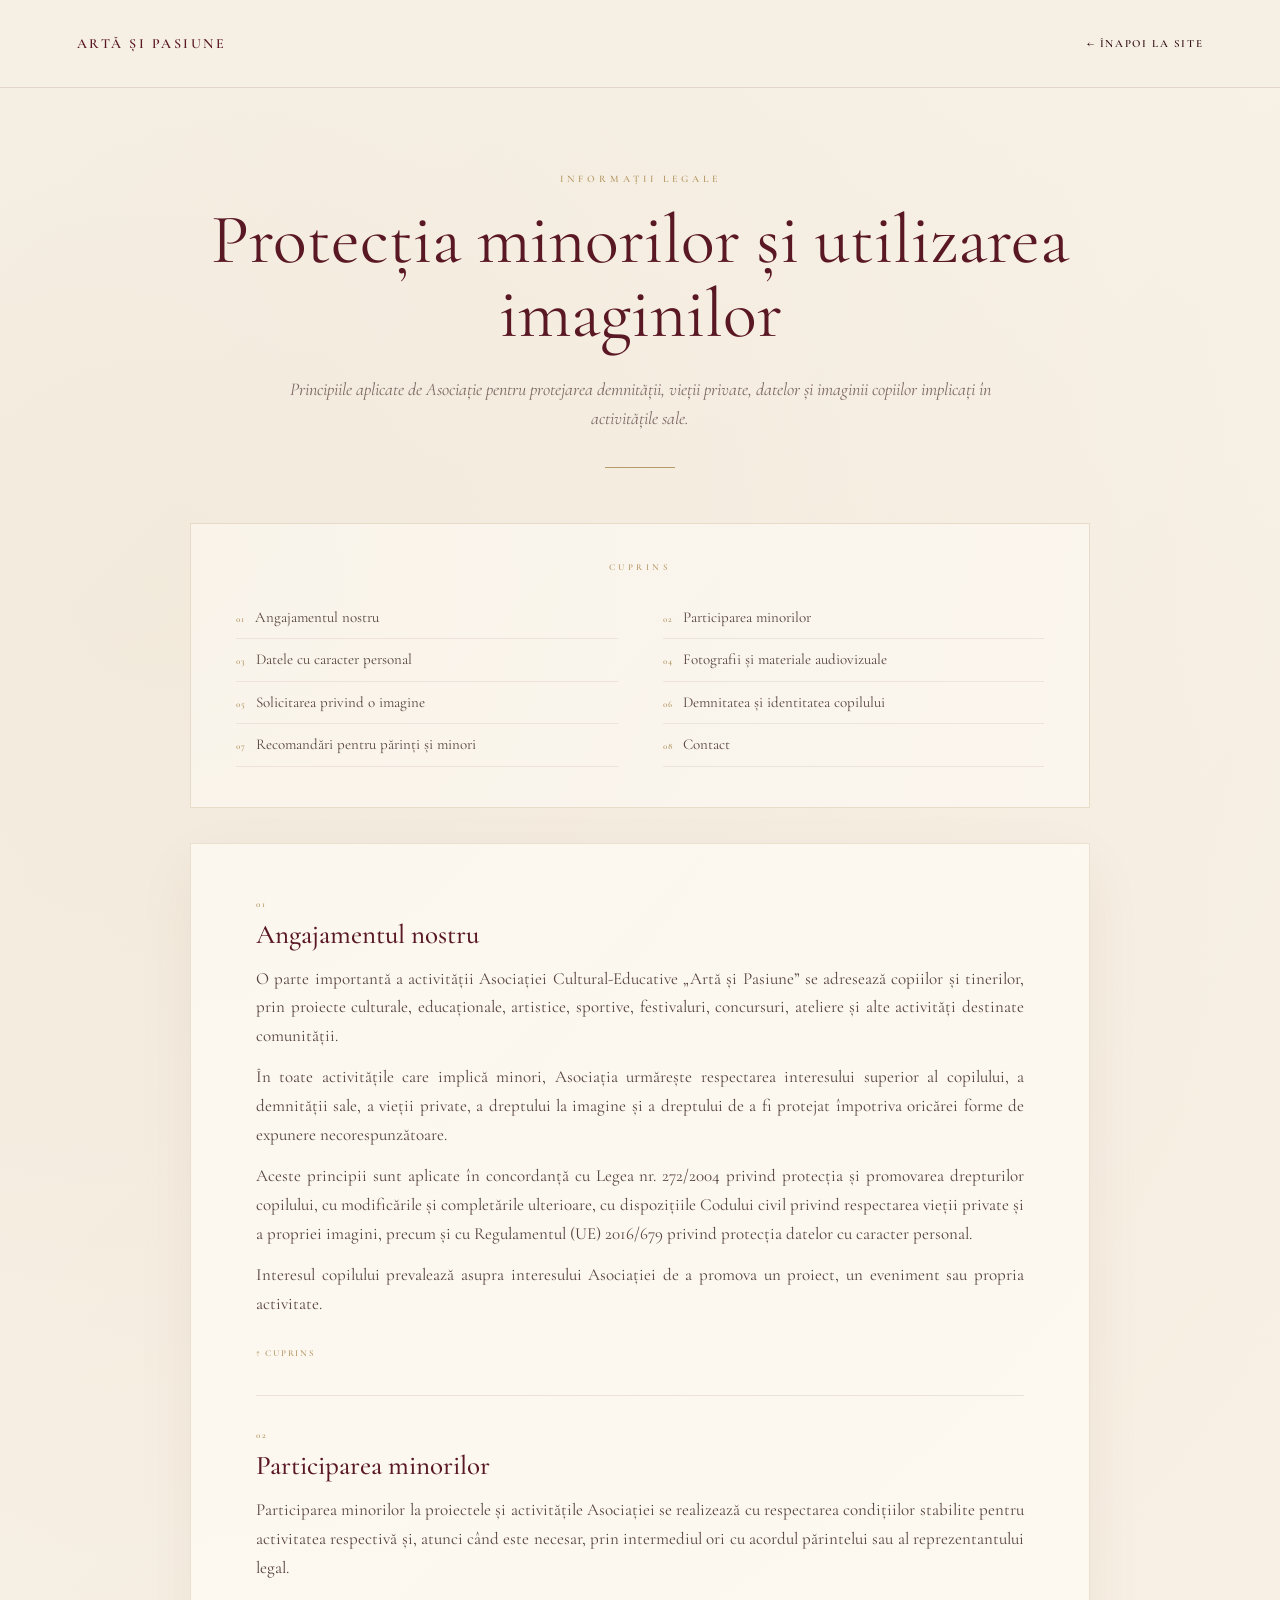
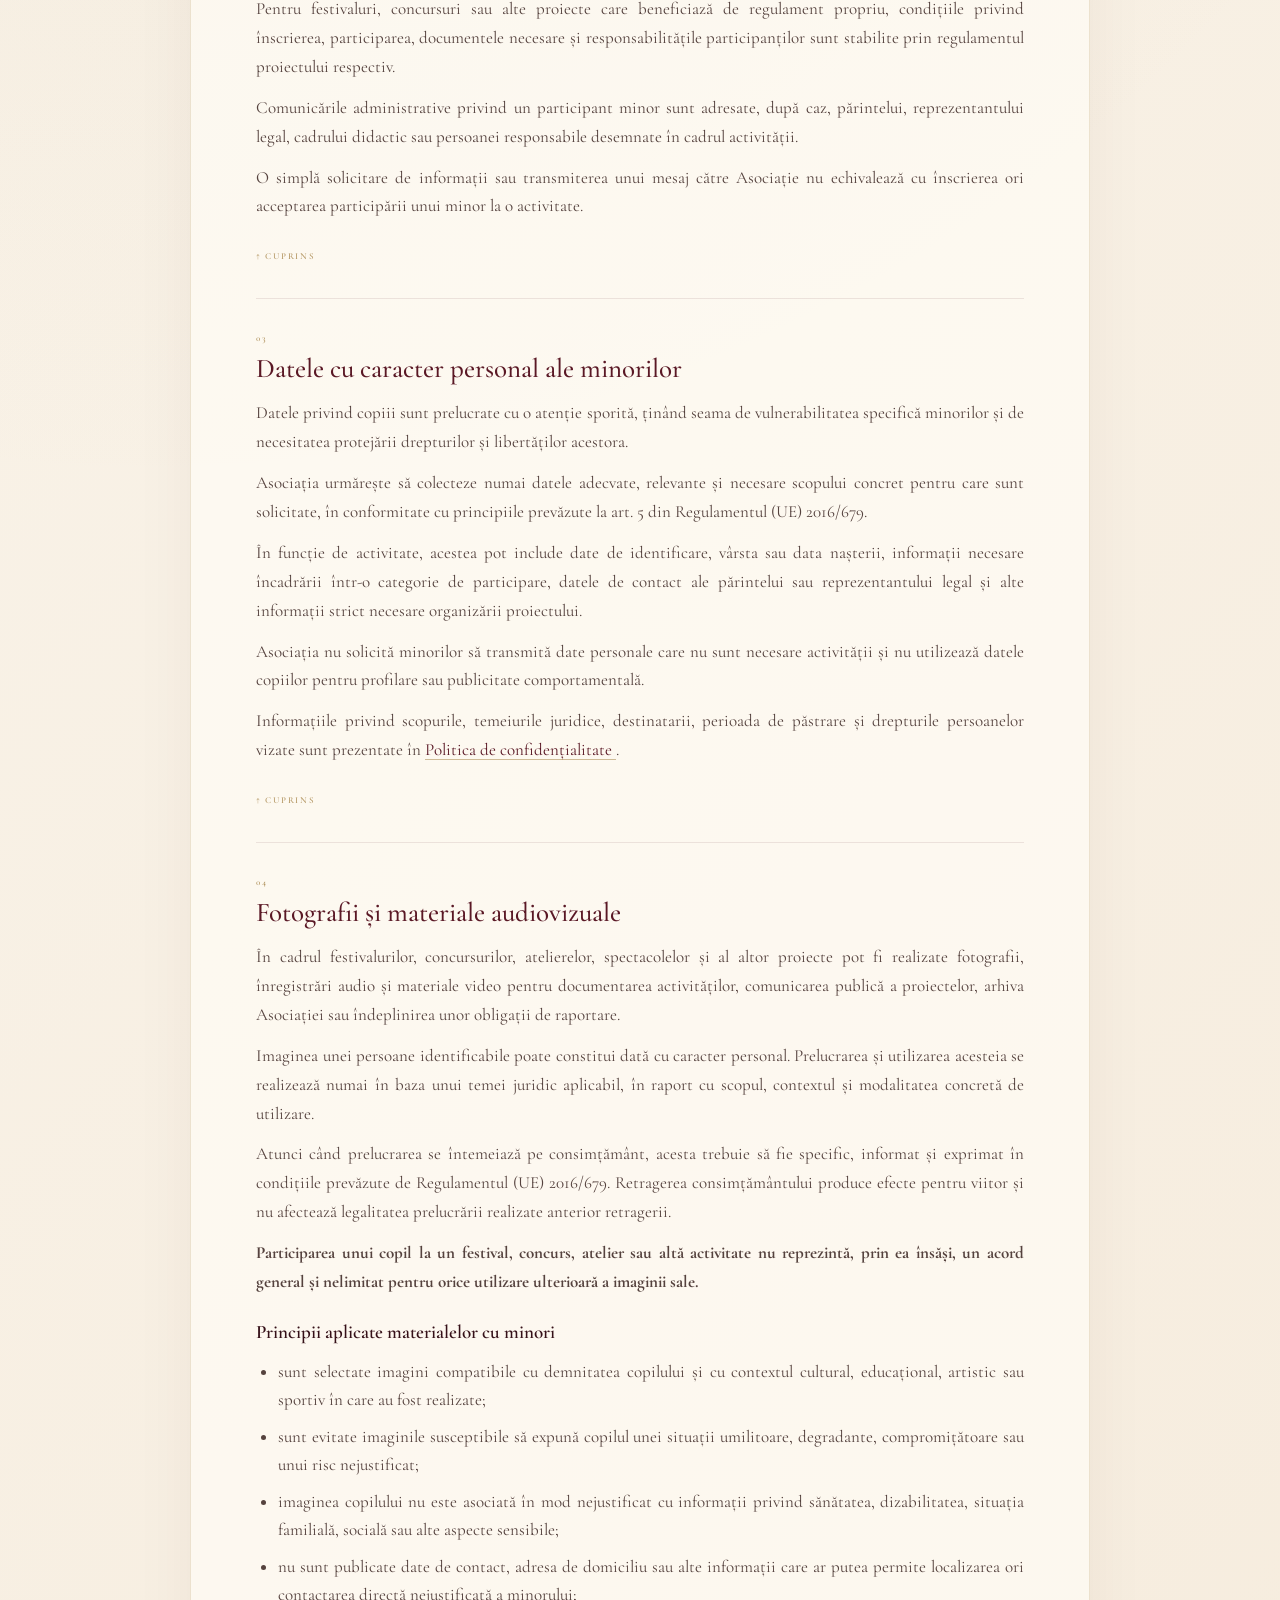
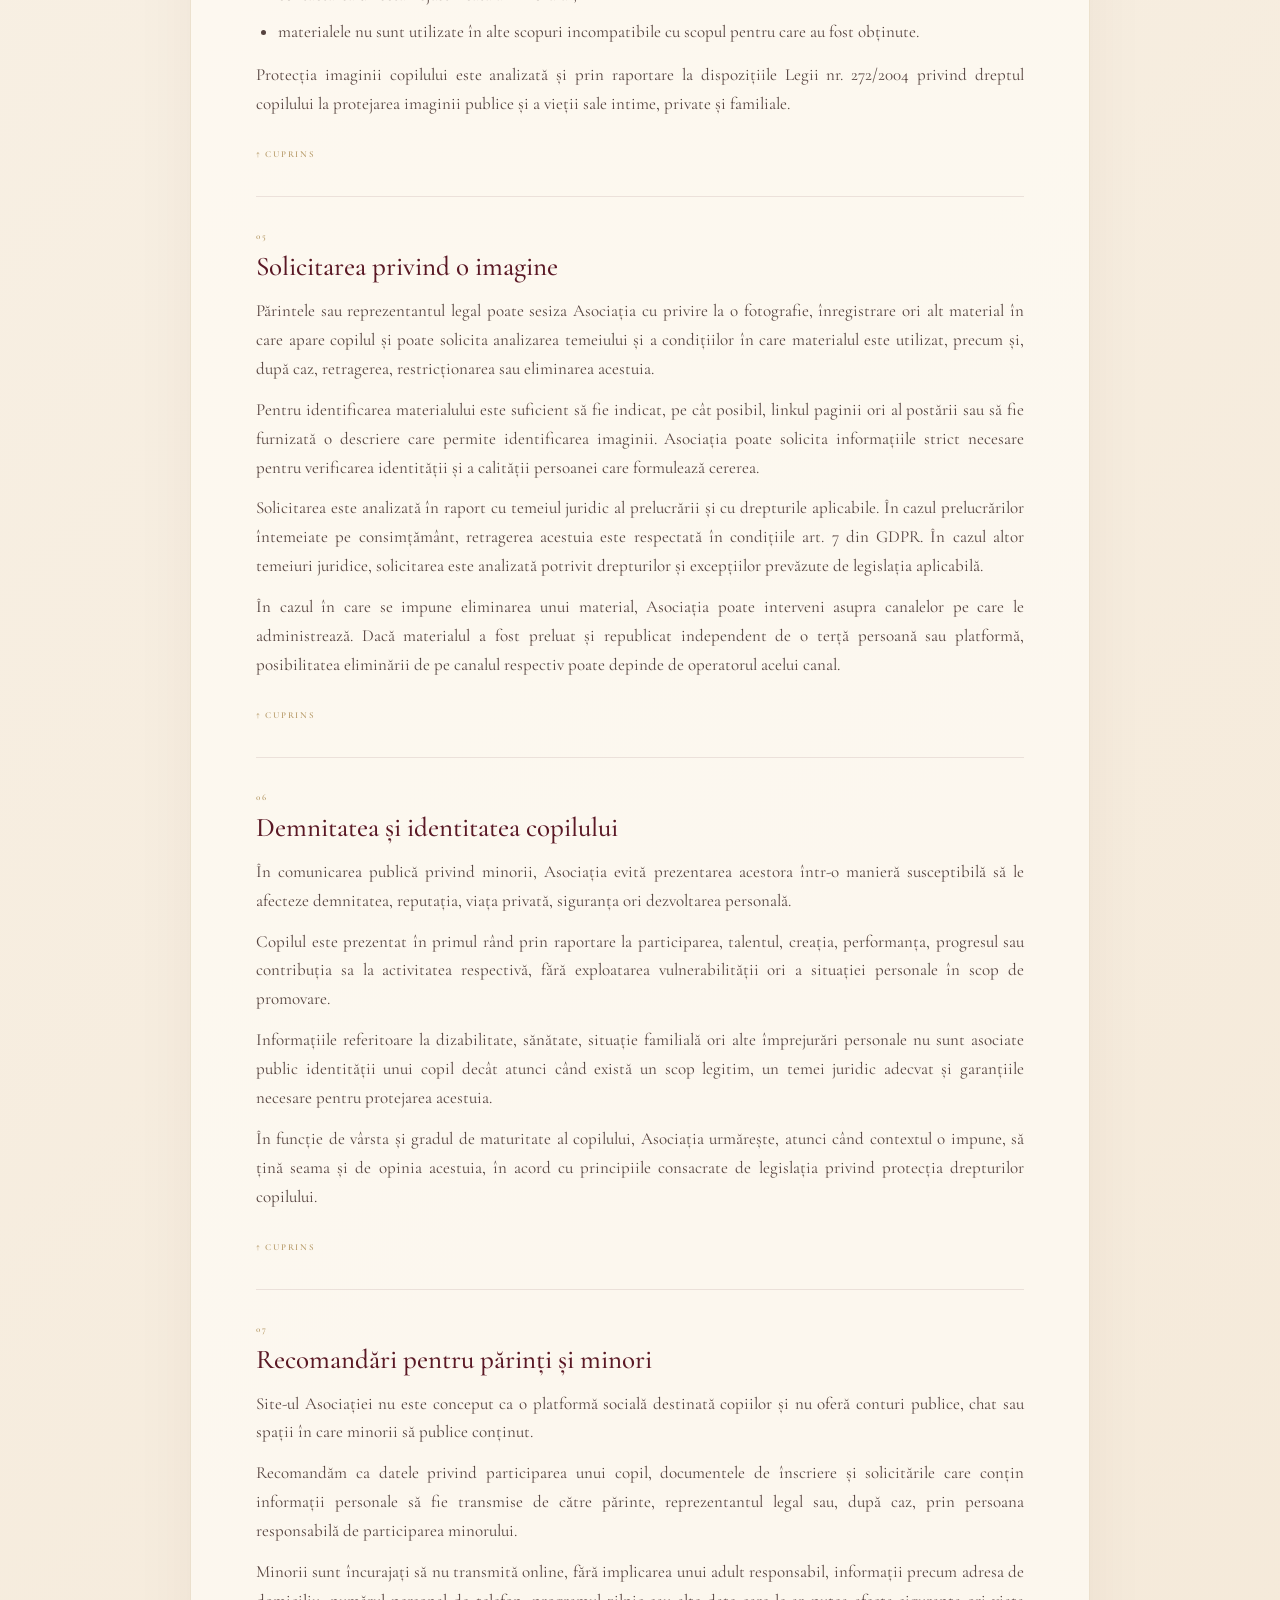
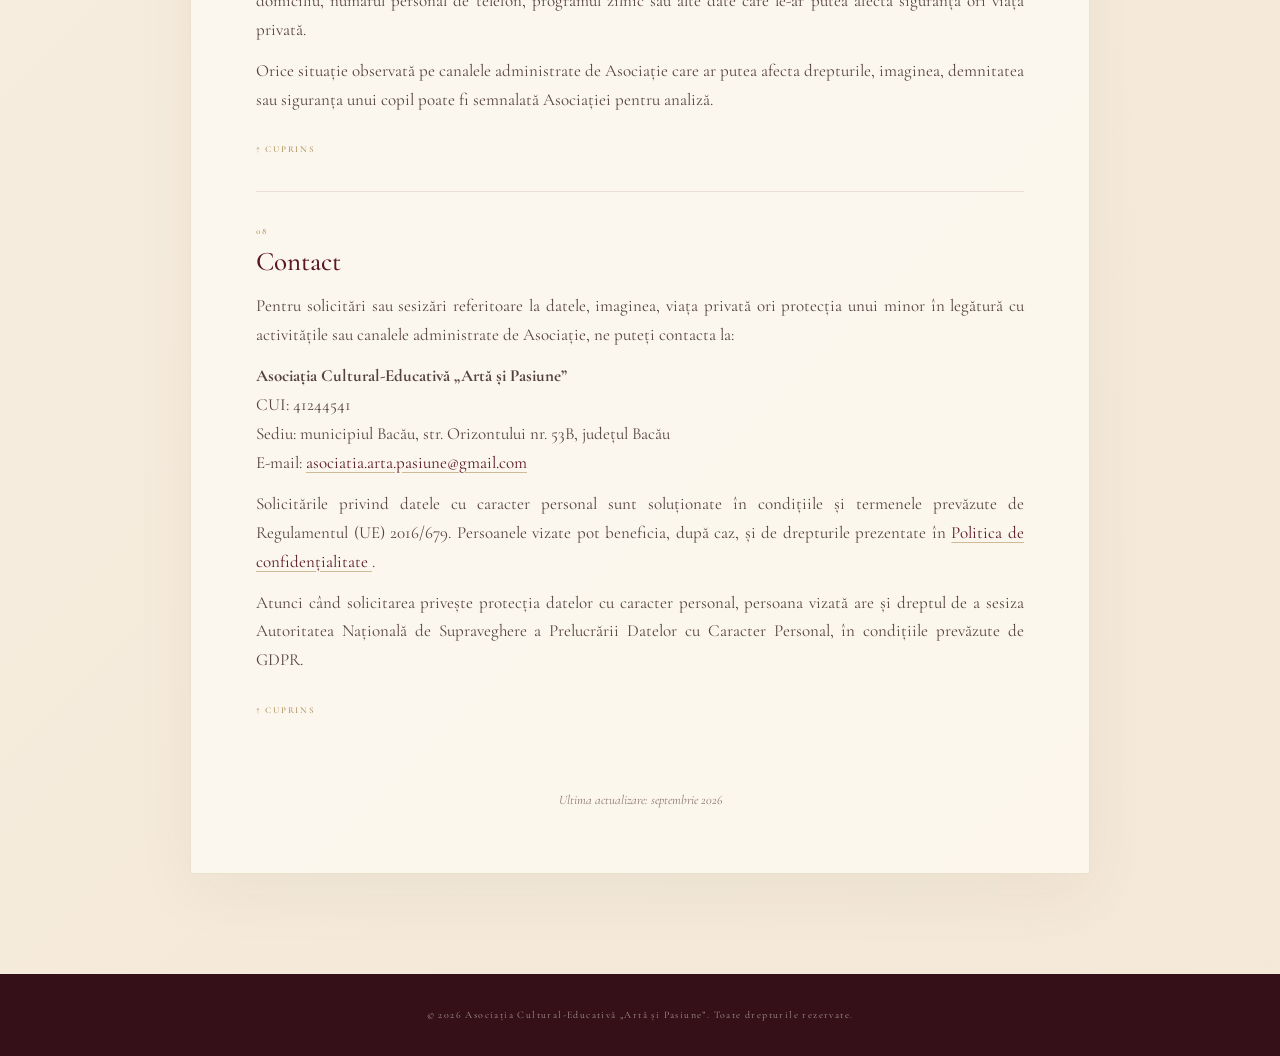
<file: legal/protectia-minorilor/index.html>
<!DOCTYPE html>
<html lang="ro">

<head>
  <meta charset="UTF-8">
  <meta name="viewport" content="width=device-width, initial-scale=1.0">

  <title>Protecția minorilor | Artă și Pasiune</title>

  <meta
    name="description"
    content="Principiile aplicate de Asociația Cultural-Educativă Artă și Pasiune privind protecția minorilor și utilizarea imaginilor."
  >

  <link rel="preconnect" href="https://fonts.googleapis.com">
  <link rel="preconnect" href="https://fonts.gstatic.com" crossorigin>

  <link
    href="https://fonts.googleapis.com/css2?family=Cormorant+Garamond:wght@400;500;600;700&display=swap"
    rel="stylesheet"
  >

  <style>

    :root {
      --burgundy: #5a1825;
      --burgundy-dark: #351018;
      --ivory: #f7f0e5;
      --gold: #b69a68;
      --text: #55423e;
      --muted: #7c6861;
    }

    * {
      margin: 0;
      padding: 0;
      box-sizing: border-box;
    }

    html {
      scroll-behavior: smooth;
    }

    body {
      min-height: 100vh;
      font-family: "Cormorant Garamond", Georgia, serif;
      color: var(--text);

      background:
        radial-gradient(
          circle at 12% 10%,
          rgba(182, 154, 104, 0.11),
          transparent 28%
        ),
        linear-gradient(
          135deg,
          #faf5ec 0%,
          #f4e8d7 100%
        );
    }


    /* ================= HEADER ================= */

    .legal-header {
      height: 88px;
      padding: 0 6%;

      display: flex;
      align-items: center;
      justify-content: space-between;

      background: rgba(247, 240, 229, 0.93);
      border-bottom: 1px solid rgba(90, 24, 37, 0.12);
    }

    .brand {
      color: var(--burgundy);
      text-decoration: none;

      font-size: 14px;
      font-weight: 600;
      letter-spacing: 2.5px;
    }

    .back-link {
      color: var(--burgundy-dark);
      text-decoration: none;

      font-size: 11px;
      font-weight: 600;
      letter-spacing: 1.6px;
    }


    /* ================= HERO ================= */

    .legal-hero {
      padding: 85px 7% 55px;
      text-align: center;
    }

    .legal-label {
      display: block;
      margin-bottom: 18px;

      color: var(--gold);

      font-size: 10px;
      font-weight: 600;
      letter-spacing: 4px;
    }

    .legal-hero h1 {
      max-width: 900px;
      margin: 0 auto;

      color: var(--burgundy);

      font-size: clamp(43px, 6vw, 70px);
      font-weight: 400;
      line-height: 1.05;
    }

    .legal-intro {
      max-width: 740px;
      margin: 25px auto 0;

      color: var(--muted);

      font-size: 18px;
      line-height: 1.6;
      font-style: italic;
    }

    .gold-line {
      width: 70px;
      height: 1px;

      margin: 34px auto 0;

      background: var(--gold);
    }


    /* ================= CUPRINS ================= */

    .toc {
      width: min(86%, 900px);
      margin: 0 auto 35px;
      padding: 38px 45px 40px;

      background: rgba(255, 252, 246, 0.58);
      border: 1px solid rgba(182, 154, 104, 0.28);
    }

    .toc-label {
      display: block;
      margin-bottom: 24px;

      color: var(--gold);
      text-align: center;

      font-size: 9px;
      font-weight: 600;
      letter-spacing: 3.5px;
    }

    .toc-grid {
      display: grid;
      grid-template-columns: repeat(2, 1fr);
      column-gap: 45px;
    }

    .toc a {
      display: flex;
      align-items: baseline;
      gap: 10px;

      padding: 11px 0;

      color: var(--text);
      text-decoration: none;

      border-bottom: 1px solid rgba(90, 24, 37, 0.08);

      font-size: 15px;
      line-height: 1.3;

      transition:
        color 0.2s ease,
        padding-left 0.2s ease;
    }

    .toc a:hover {
      color: var(--burgundy);
      padding-left: 4px;
    }

    .toc-number {
      flex: 0 0 auto;

      color: var(--gold);

      font-size: 9px;
      font-weight: 600;
      letter-spacing: 1px;
    }


    /* ================= DOCUMENT ================= */

    .legal-content {
      width: min(86%, 900px);

      margin: 0 auto 100px;
      padding: 55px 65px 65px;

      background: rgba(255, 252, 246, 0.72);

      border: 1px solid rgba(182, 154, 104, 0.25);

      box-shadow:
        0 20px 60px rgba(70, 40, 30, 0.05);
    }

    .legal-section {
      padding: 34px 0;

      border-bottom: 1px solid rgba(90, 24, 37, 0.10);

      scroll-margin-top: 30px;
    }

    .legal-section:first-child {
      padding-top: 0;
    }

    .legal-section:last-of-type {
      border-bottom: 0;
    }

    .section-number {
      display: block;
      margin-bottom: 8px;

      color: var(--gold);

      font-size: 9px;
      font-weight: 600;
      letter-spacing: 2px;
    }

    .legal-section h2 {
      margin-bottom: 14px;

      color: var(--burgundy);

      font-size: 27px;
      font-weight: 500;
    }

    .legal-section h3 {
      margin: 23px 0 12px;

      color: var(--burgundy-dark);

      font-size: 19px;
      font-weight: 600;
    }

    .legal-section p {
      margin-bottom: 12px;

      color: var(--text);

      font-size: 17px;
      line-height: 1.7;

      text-align: justify;
      text-justify: inter-word;
      hyphens: auto;
    }

    .legal-section ul {
      margin: 15px 0 15px 22px;
    }

    .legal-section li {
      margin-bottom: 9px;

      font-size: 17px;
      line-height: 1.65;

      text-align: justify;
    }

    .legal-section a {
      color: var(--burgundy);

      text-decoration: underline;
      text-decoration-color: rgba(182, 154, 104, 0.65);
      text-underline-offset: 4px;
    }

    .back-toc {
      display: inline-block;

      margin-top: 18px;

      color: var(--gold) !important;
      text-decoration: none !important;

      font-size: 9px;
      font-weight: 600;
      letter-spacing: 1.7px;

      text-transform: uppercase;
    }

    .updated {
      margin-top: 40px;

      color: #8a7770;

      text-align: center;

      font-size: 13px;
      font-style: italic;
    }


    /* ================= FOOTER ================= */

    .legal-footer {
      padding: 35px 7%;

      background: var(--burgundy-dark);

      color: rgba(247, 240, 229, 0.60);

      text-align: center;

      font-size: 10px;
      letter-spacing: 1.4px;
    }


    /* ================= MOBILE ================= */

    @media (max-width: 700px) {

      .legal-header {
        height: 72px;
        padding: 0 5%;
      }

      .brand {
        font-size: 10px;
        letter-spacing: 1.2px;
      }

      .back-link {
        font-size: 9px;
        letter-spacing: 1px;
      }

      .legal-hero {
        padding: 65px 6% 45px;
      }

      .legal-hero h1 {
        font-size: 39px;
      }

      .toc {
        width: 90%;
        padding: 30px 27px;
      }

      .toc-grid {
        grid-template-columns: 1fr;
      }

      .legal-content {
        width: 90%;

        padding: 40px 27px 45px;
        margin-bottom: 70px;
      }

      .legal-section h2 {
        font-size: 24px;
      }

      .legal-section p,
      .legal-section li {
        font-size: 16px;
      }

    }

  </style>

</head>


<body>


  <!-- ================= HEADER ================= -->

  <header class="legal-header">

    <a href="../../index.html" class="brand">
      ARTĂ ȘI PASIUNE
    </a>

    <a href="../../index.html" class="back-link">
      ← ÎNAPOI LA SITE
    </a>

  </header>


  <!-- ================= HERO ================= -->

  <section class="legal-hero">

    <span class="legal-label">
      INFORMAȚII LEGALE
    </span>

    <h1>
      Protecția minorilor și utilizarea imaginilor
    </h1>

    <p class="legal-intro">
      Principiile aplicate de Asociație pentru protejarea
      demnității, vieții private, datelor și imaginii copiilor
      implicați în activitățile sale.
    </p>

    <div class="gold-line"></div>

  </section>


  <!-- ================= CUPRINS ================= -->

  <nav class="toc" id="cuprins" aria-label="Cuprins">

    <span class="toc-label">
      CUPRINS
    </span>

    <div class="toc-grid">

      <a href="#angajament">
        <span class="toc-number">01</span>
        Angajamentul nostru
      </a>

      <a href="#participare">
        <span class="toc-number">02</span>
        Participarea minorilor
      </a>

      <a href="#date">
        <span class="toc-number">03</span>
        Datele cu caracter personal
      </a>

      <a href="#imagini">
        <span class="toc-number">04</span>
        Fotografii și materiale audiovizuale
      </a>

      <a href="#retragere">
        <span class="toc-number">05</span>
        Solicitarea privind o imagine
      </a>

      <a href="#demnitate">
        <span class="toc-number">06</span>
        Demnitatea și identitatea copilului
      </a>

      <a href="#recomandari">
        <span class="toc-number">07</span>
        Recomandări pentru părinți și minori
      </a>

      <a href="#contact">
        <span class="toc-number">08</span>
        Contact
      </a>

    </div>

  </nav>


  <!-- ================= DOCUMENT ================= -->

  <main class="legal-content">


    <!-- 01 -->

    <section class="legal-section" id="angajament">

      <span class="section-number">01</span>

      <h2>Angajamentul nostru</h2>

      <p>
        O parte importantă a activității Asociației
        Cultural-Educative „Artă și Pasiune” se adresează
        copiilor și tinerilor, prin proiecte culturale,
        educaționale, artistice, sportive, festivaluri,
        concursuri, ateliere și alte activități destinate
        comunității.
      </p>

      <p>
        În toate activitățile care implică minori, Asociația
        urmărește respectarea interesului superior al copilului,
        a demnității sale, a vieții private, a dreptului la
        imagine și a dreptului de a fi protejat împotriva
        oricărei forme de expunere necorespunzătoare.
      </p>

      <p>
        Aceste principii sunt aplicate în concordanță cu
        Legea nr. 272/2004 privind protecția și promovarea
        drepturilor copilului, cu modificările și completările
        ulterioare, cu dispozițiile Codului civil privind
        respectarea vieții private și a propriei imagini,
        precum și cu Regulamentul (UE) 2016/679 privind
        protecția datelor cu caracter personal.
      </p>

      <p>
        Interesul copilului prevalează asupra interesului
        Asociației de a promova un proiect, un eveniment
        sau propria activitate.
      </p>

      <a href="#cuprins" class="back-toc">↑ Cuprins</a>

    </section>


    <!-- 02 -->

    <section class="legal-section" id="participare">

      <span class="section-number">02</span>

      <h2>Participarea minorilor</h2>

      <p>
        Participarea minorilor la proiectele și activitățile
        Asociației se realizează cu respectarea condițiilor
        stabilite pentru activitatea respectivă și, atunci când
        este necesar, prin intermediul ori cu acordul părintelui
        sau al reprezentantului legal.
      </p>

      <p>
        Pentru festivaluri, concursuri sau alte proiecte care
        beneficiază de regulament propriu, condițiile privind
        înscrierea, participarea, documentele necesare și
        responsabilitățile participanților sunt stabilite prin
        regulamentul proiectului respectiv.
      </p>

      <p>
        Comunicările administrative privind un participant
        minor sunt adresate, după caz, părintelui,
        reprezentantului legal, cadrului didactic sau persoanei
        responsabile desemnate în cadrul activității.
      </p>

      <p>
        O simplă solicitare de informații sau transmiterea unui
        mesaj către Asociație nu echivalează cu înscrierea ori
        acceptarea participării unui minor la o activitate.
      </p>

      <a href="#cuprins" class="back-toc">↑ Cuprins</a>

    </section>


    <!-- 03 -->

    <section class="legal-section" id="date">

      <span class="section-number">03</span>

      <h2>Datele cu caracter personal ale minorilor</h2>

      <p>
        Datele privind copiii sunt prelucrate cu o atenție
        sporită, ținând seama de vulnerabilitatea specifică
        minorilor și de necesitatea protejării drepturilor și
        libertăților acestora.
      </p>

      <p>
        Asociația urmărește să colecteze numai datele adecvate,
        relevante și necesare scopului concret pentru care sunt
        solicitate, în conformitate cu principiile prevăzute
        la art. 5 din Regulamentul (UE) 2016/679.
      </p>

      <p>
        În funcție de activitate, acestea pot include date de
        identificare, vârsta sau data nașterii, informații
        necesare încadrării într-o categorie de participare,
        datele de contact ale părintelui sau reprezentantului
        legal și alte informații strict necesare organizării
        proiectului.
      </p>

      <p>
        Asociația nu solicită minorilor să transmită date
        personale care nu sunt necesare activității și nu
        utilizează datele copiilor pentru profilare sau
        publicitate comportamentală.
      </p>

      <p>
        Informațiile privind scopurile, temeiurile juridice,
        destinatarii, perioada de păstrare și drepturile
        persoanelor vizate sunt prezentate în
        <a href="../confidentialitate/">
          Politica de confidențialitate
        </a>.
      </p>

      <a href="#cuprins" class="back-toc">↑ Cuprins</a>

    </section>


    <!-- 04 -->

    <section class="legal-section" id="imagini">

      <span class="section-number">04</span>

      <h2>Fotografii și materiale audiovizuale</h2>

      <p>
        În cadrul festivalurilor, concursurilor, atelierelor,
        spectacolelor și al altor proiecte pot fi realizate
        fotografii, înregistrări audio și materiale video pentru
        documentarea activităților, comunicarea publică a
        proiectelor, arhiva Asociației sau îndeplinirea unor
        obligații de raportare.
      </p>

      <p>
        Imaginea unei persoane identificabile poate constitui
        dată cu caracter personal. Prelucrarea și utilizarea
        acesteia se realizează numai în baza unui temei juridic
        aplicabil, în raport cu scopul, contextul și modalitatea
        concretă de utilizare.
      </p>

      <p>
        Atunci când prelucrarea se întemeiază pe consimțământ,
        acesta trebuie să fie specific, informat și exprimat în
        condițiile prevăzute de Regulamentul (UE) 2016/679.
        Retragerea consimțământului produce efecte pentru viitor
        și nu afectează legalitatea prelucrării realizate
        anterior retragerii.
      </p>

      <p>
        <strong>
          Participarea unui copil la un festival, concurs,
          atelier sau altă activitate nu reprezintă, prin ea
          însăși, un acord general și nelimitat pentru orice
          utilizare ulterioară a imaginii sale.
        </strong>
      </p>

      <h3>Principii aplicate materialelor cu minori</h3>

      <ul>

        <li>
          sunt selectate imagini compatibile cu demnitatea
          copilului și cu contextul cultural, educațional,
          artistic sau sportiv în care au fost realizate;
        </li>

        <li>
          sunt evitate imaginile susceptibile să expună copilul
          unei situații umilitoare, degradante, compromițătoare
          sau unui risc nejustificat;
        </li>

        <li>
          imaginea copilului nu este asociată în mod nejustificat
          cu informații privind sănătatea, dizabilitatea,
          situația familială, socială sau alte aspecte sensibile;
        </li>

        <li>
          nu sunt publicate date de contact, adresa de domiciliu
          sau alte informații care ar putea permite localizarea
          ori contactarea directă nejustificată a minorului;
        </li>

        <li>
          materialele nu sunt utilizate în alte scopuri
          incompatibile cu scopul pentru care au fost obținute.
        </li>

      </ul>

      <p>
        Protecția imaginii copilului este analizată și prin
        raportare la dispozițiile Legii nr. 272/2004 privind
        dreptul copilului la protejarea imaginii publice și a
        vieții sale intime, private și familiale.
      </p>

      <a href="#cuprins" class="back-toc">↑ Cuprins</a>

    </section>


    <!-- 05 -->

    <section class="legal-section" id="retragere">

      <span class="section-number">05</span>

      <h2>Solicitarea privind o imagine</h2>

      <p>
        Părintele sau reprezentantul legal poate sesiza
        Asociația cu privire la o fotografie, înregistrare
        ori alt material în care apare copilul și poate solicita
        analizarea temeiului și a condițiilor în care materialul
        este utilizat, precum și, după caz, retragerea,
        restricționarea sau eliminarea acestuia.
      </p>

      <p>
        Pentru identificarea materialului este suficient să fie
        indicat, pe cât posibil, linkul paginii ori al postării
        sau să fie furnizată o descriere care permite
        identificarea imaginii. Asociația poate solicita
        informațiile strict necesare pentru verificarea
        identității și a calității persoanei care formulează
        cererea.
      </p>

      <p>
        Solicitarea este analizată în raport cu temeiul juridic
        al prelucrării și cu drepturile aplicabile. În cazul
        prelucrărilor întemeiate pe consimțământ, retragerea
        acestuia este respectată în condițiile art. 7 din GDPR.
        În cazul altor temeiuri juridice, solicitarea este
        analizată potrivit drepturilor și excepțiilor prevăzute
        de legislația aplicabilă.
      </p>

      <p>
        În cazul în care se impune eliminarea unui material,
        Asociația poate interveni asupra canalelor pe care le
        administrează. Dacă materialul a fost preluat și
        republicat independent de o terță persoană sau
        platformă, posibilitatea eliminării de pe canalul
        respectiv poate depinde de operatorul acelui canal.
      </p>

      <a href="#cuprins" class="back-toc">↑ Cuprins</a>

    </section>


    <!-- 06 -->

    <section class="legal-section" id="demnitate">

      <span class="section-number">06</span>

      <h2>Demnitatea și identitatea copilului</h2>

      <p>
        În comunicarea publică privind minorii, Asociația evită
        prezentarea acestora într-o manieră susceptibilă să le
        afecteze demnitatea, reputația, viața privată,
        siguranța ori dezvoltarea personală.
      </p>

      <p>
        Copilul este prezentat în primul rând prin raportare la
        participarea, talentul, creația, performanța, progresul
        sau contribuția sa la activitatea respectivă, fără
        exploatarea vulnerabilității ori a situației personale
        în scop de promovare.
      </p>

      <p>
        Informațiile referitoare la dizabilitate, sănătate,
        situație familială ori alte împrejurări personale nu
        sunt asociate public identității unui copil decât atunci
        când există un scop legitim, un temei juridic adecvat și
        garanțiile necesare pentru protejarea acestuia.
      </p>

      <p>
        În funcție de vârsta și gradul de maturitate al
        copilului, Asociația urmărește, atunci când contextul o
        impune, să țină seama și de opinia acestuia, în acord cu
        principiile consacrate de legislația privind protecția
        drepturilor copilului.
      </p>

      <a href="#cuprins" class="back-toc">↑ Cuprins</a>

    </section>


    <!-- 07 -->

    <section class="legal-section" id="recomandari">

      <span class="section-number">07</span>

      <h2>Recomandări pentru părinți și minori</h2>

      <p>
        Site-ul Asociației nu este conceput ca o platformă
        socială destinată copiilor și nu oferă conturi publice,
        chat sau spații în care minorii să publice conținut.
      </p>

      <p>
        Recomandăm ca datele privind participarea unui copil,
        documentele de înscriere și solicitările care conțin
        informații personale să fie transmise de către părinte,
        reprezentantul legal sau, după caz, prin persoana
        responsabilă de participarea minorului.
      </p>

      <p>
        Minorii sunt încurajați să nu transmită online, fără
        implicarea unui adult responsabil, informații precum
        adresa de domiciliu, numărul personal de telefon,
        programul zilnic sau alte date care le-ar putea afecta
        siguranța ori viața privată.
      </p>

      <p>
        Orice situație observată pe canalele administrate de
        Asociație care ar putea afecta drepturile, imaginea,
        demnitatea sau siguranța unui copil poate fi semnalată
        Asociației pentru analiză.
      </p>

      <a href="#cuprins" class="back-toc">↑ Cuprins</a>

    </section>


    <!-- 08 -->

    <section class="legal-section" id="contact">

      <span class="section-number">08</span>

      <h2>Contact</h2>

      <p>
        Pentru solicitări sau sesizări referitoare la datele,
        imaginea, viața privată ori protecția unui minor în
        legătură cu activitățile sau canalele administrate de
        Asociație, ne puteți contacta la:
      </p>

      <p>
        <strong>
          Asociația Cultural-Educativă „Artă și Pasiune”
        </strong><br>
        CUI: 41244541<br>
        Sediu: municipiul Bacău, str. Orizontului nr. 53B,
        județul Bacău<br>
        E-mail:
        <a href="mailto:asociatia.arta.pasiune@gmail.com">
          asociatia.arta.pasiune@gmail.com
        </a>
      </p>

      <p>
        Solicitările privind datele cu caracter personal sunt
        soluționate în condițiile și termenele prevăzute de
        Regulamentul (UE) 2016/679. Persoanele vizate pot
        beneficia, după caz, și de drepturile prezentate în
        <a href="../confidentialitate/">
          Politica de confidențialitate
        </a>.
      </p>

      <p>
        Atunci când solicitarea privește protecția datelor cu
        caracter personal, persoana vizată are și dreptul de a
        sesiza Autoritatea Națională de Supraveghere a
        Prelucrării Datelor cu Caracter Personal, în condițiile
        prevăzute de GDPR.
      </p>

      <a href="#cuprins" class="back-toc">↑ Cuprins</a>

    </section>


    <p class="updated">
      Ultima actualizare: septembrie 2026
    </p>

  </main>


  <!-- ================= FOOTER ================= -->

  <footer class="legal-footer">

    © 2026 Asociația Cultural-Educativă „Artă și Pasiune”.
    Toate drepturile rezervate.

  </footer>


</body>

</html><!-- Protecția minorilor -->
</file>
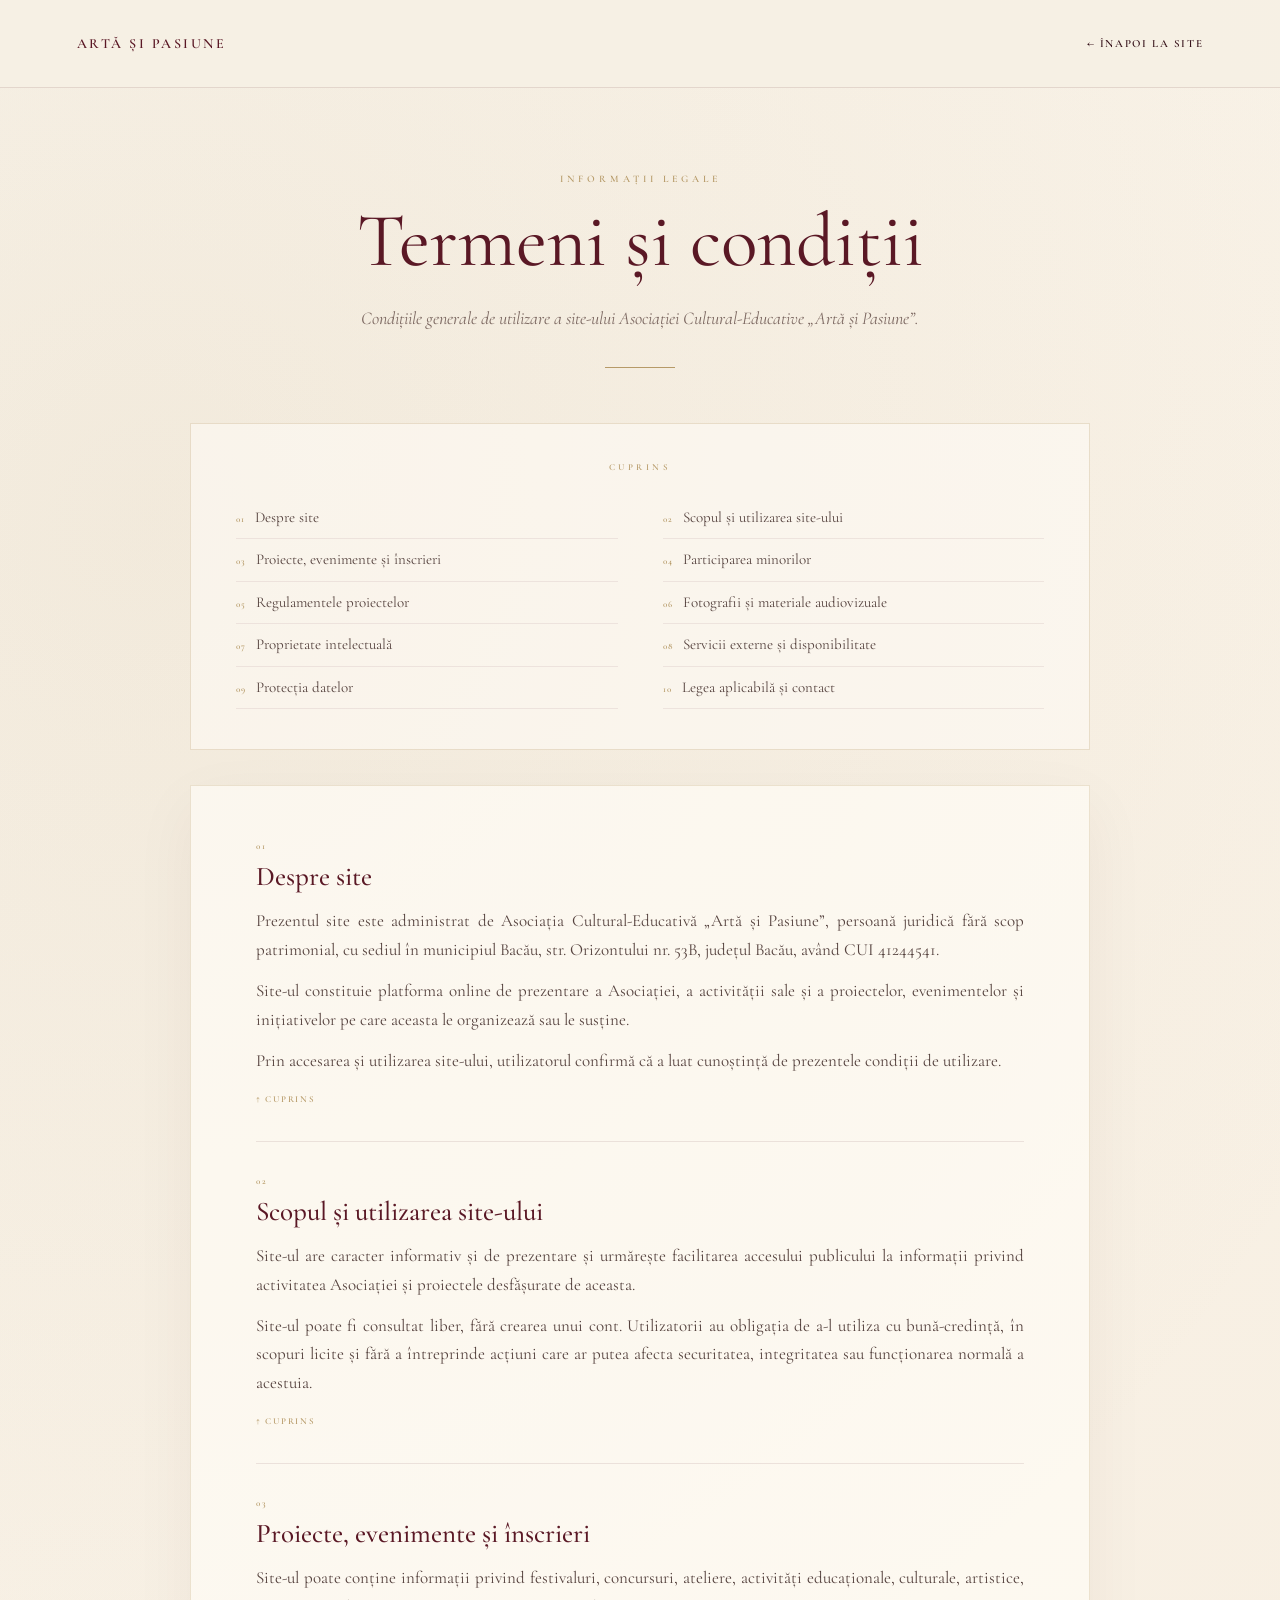
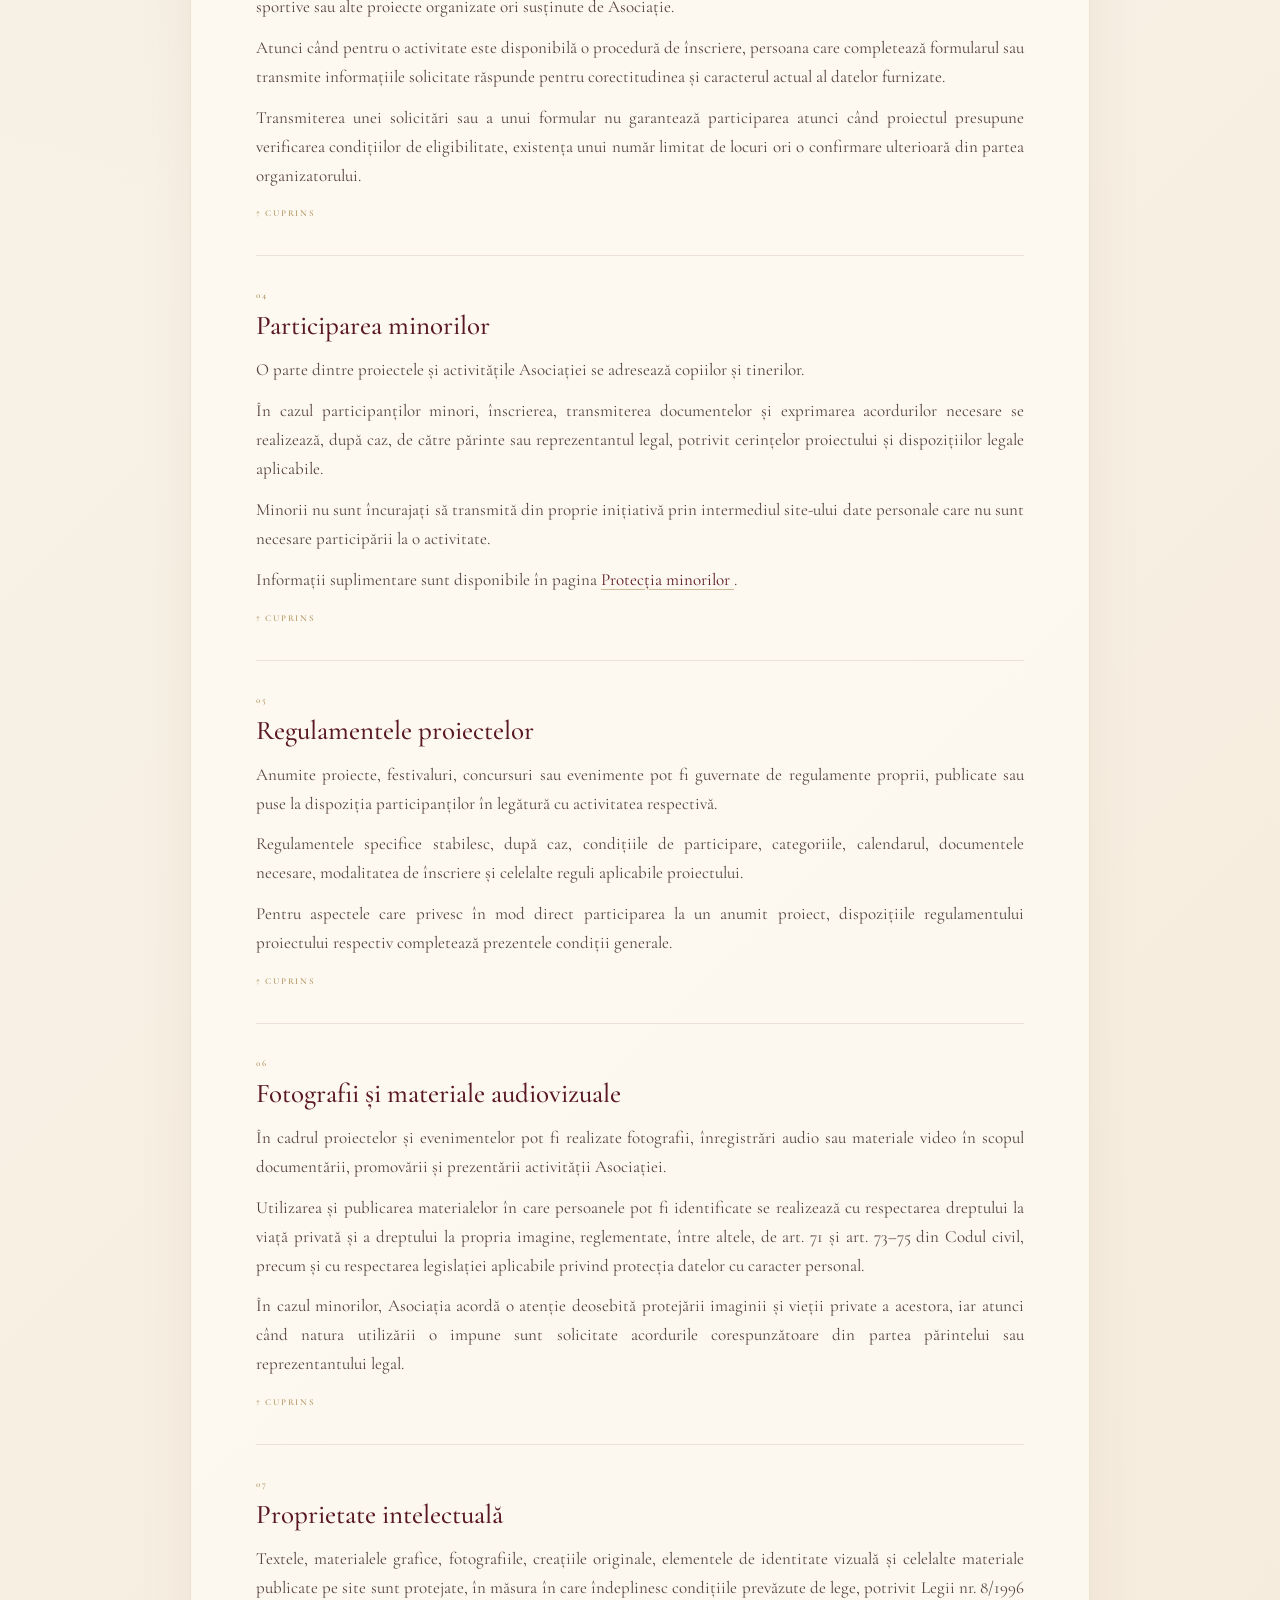
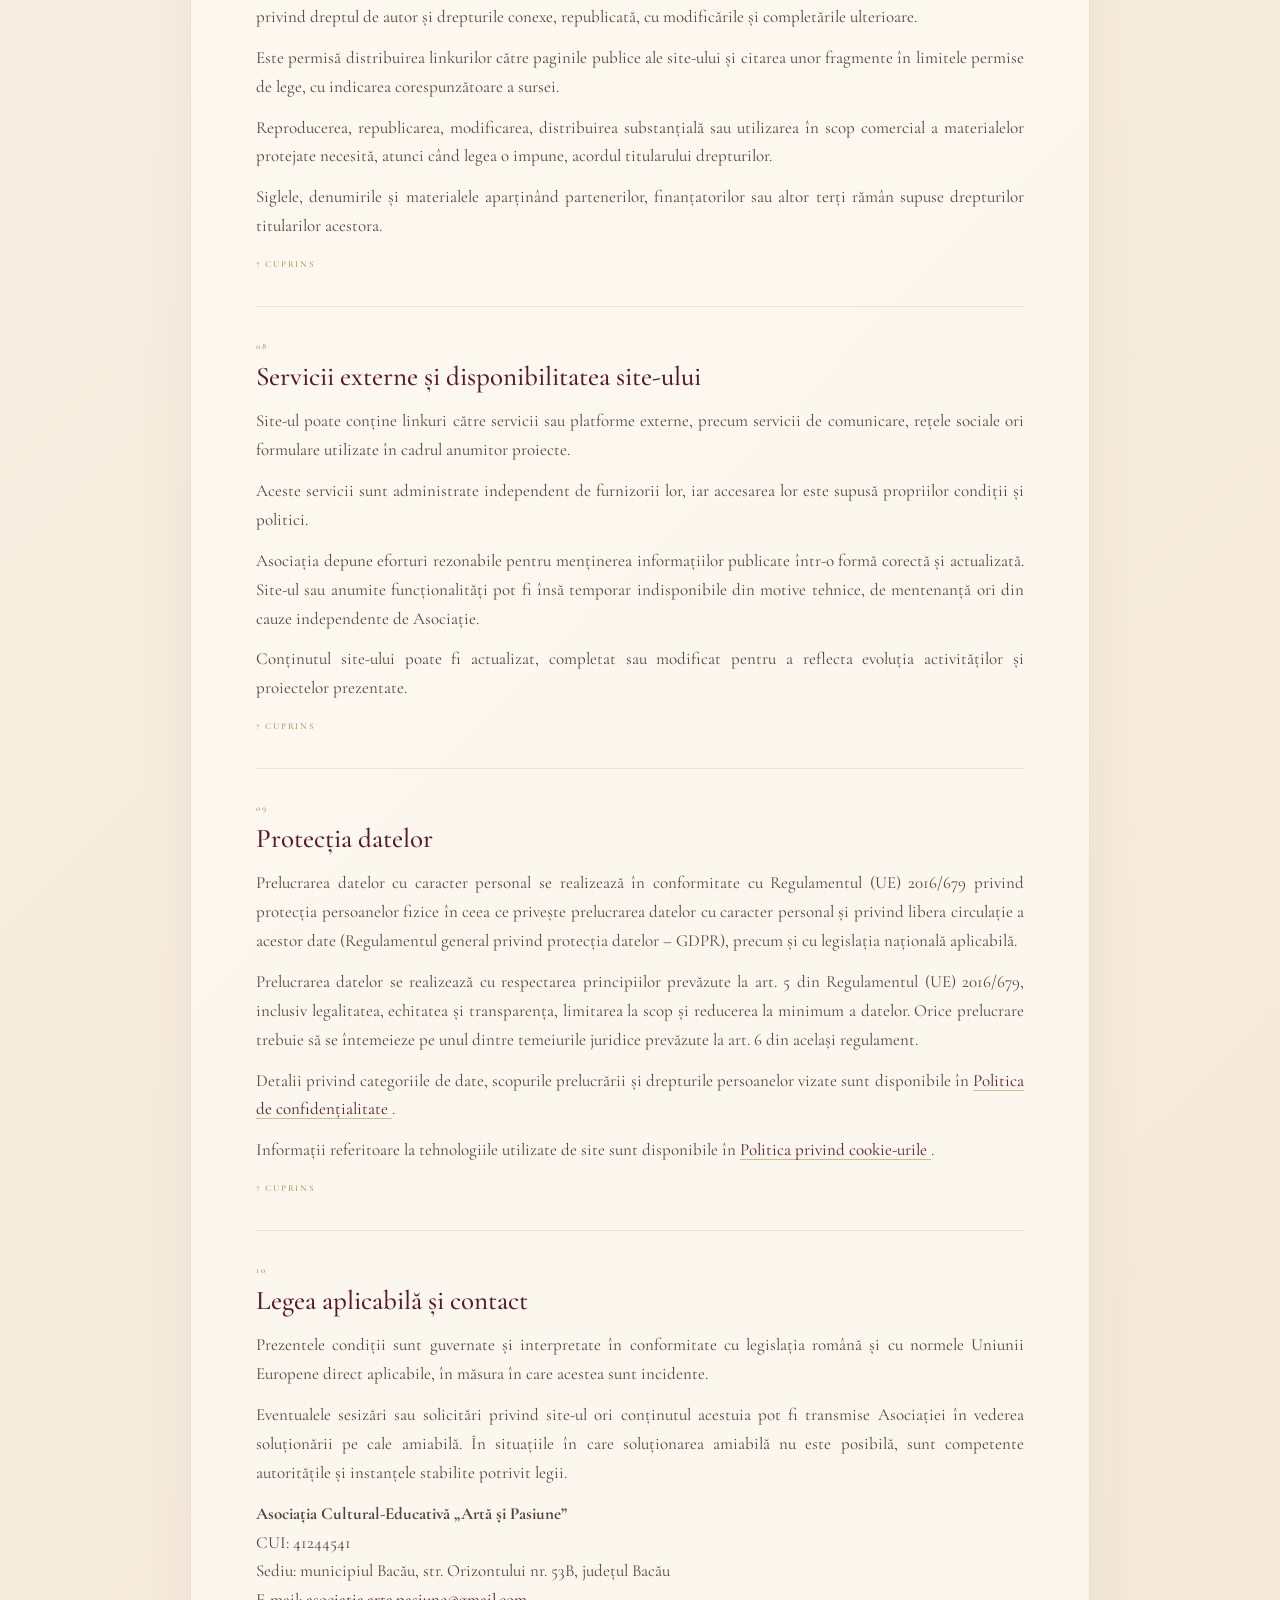
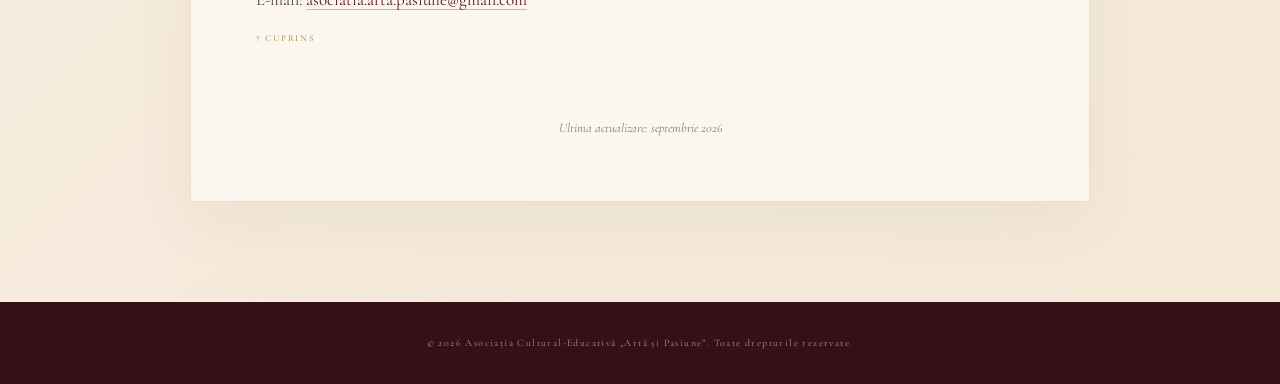
<file: legal/termeni-si-conditii/index.html>
<!DOCTYPE html>
<html lang="ro">

<head>
  <meta charset="UTF-8">
  <meta name="viewport" content="width=device-width, initial-scale=1.0">

  <title>Termeni și condiții | Artă și Pasiune</title>

  <meta
    name="description"
    content="Termenii și condițiile de utilizare a site-ului Asociației Cultural-Educative Artă și Pasiune."
  >

  <link rel="preconnect" href="https://fonts.googleapis.com">
  <link rel="preconnect" href="https://fonts.gstatic.com" crossorigin>

  <link
    href="https://fonts.googleapis.com/css2?family=Cormorant+Garamond:wght@400;500;600;700&display=swap"
    rel="stylesheet"
  >

  <style>

    :root {
      --burgundy: #5a1825;
      --burgundy-dark: #351018;
      --ivory: #f7f0e5;
      --gold: #b69a68;
      --text: #55423e;
      --muted: #7c6861;
    }

    * {
      margin: 0;
      padding: 0;
      box-sizing: border-box;
    }

    html {
      scroll-behavior: smooth;
    }

    body {
      min-height: 100vh;
      font-family: "Cormorant Garamond", Georgia, serif;
      color: var(--text);

      background:
        radial-gradient(
          circle at 12% 10%,
          rgba(182, 154, 104, 0.11),
          transparent 28%
        ),
        linear-gradient(
          135deg,
          #faf5ec 0%,
          #f4e8d7 100%
        );
    }


    /* ================= HEADER ================= */

    .legal-header {
      height: 88px;
      padding: 0 6%;

      display: flex;
      align-items: center;
      justify-content: space-between;

      background: rgba(247, 240, 229, 0.93);
      border-bottom: 1px solid rgba(90, 24, 37, 0.12);
    }

    .brand {
      color: var(--burgundy);
      text-decoration: none;

      font-size: 14px;
      font-weight: 600;
      letter-spacing: 2.5px;
    }

    .back-link {
      color: var(--burgundy-dark);
      text-decoration: none;

      font-size: 11px;
      font-weight: 600;
      letter-spacing: 1.6px;
    }


    /* ================= HERO ================= */

    .legal-hero {
      padding: 85px 7% 55px;
      text-align: center;
    }

    .legal-label {
      display: block;
      margin-bottom: 18px;

      color: var(--gold);

      font-size: 10px;
      font-weight: 600;
      letter-spacing: 4px;
    }

    .legal-hero h1 {
      color: var(--burgundy);

      font-size: clamp(48px, 6vw, 76px);
      font-weight: 400;
      line-height: 1;
    }

    .legal-intro {
      max-width: 720px;
      margin: 25px auto 0;

      color: var(--muted);

      font-size: 18px;
      line-height: 1.6;
      font-style: italic;
    }

    .gold-line {
      width: 70px;
      height: 1px;

      margin: 34px auto 0;

      background: var(--gold);
    }


    /* ================= CUPRINS ================= */

    .toc {
      width: min(86%, 900px);
      margin: 0 auto 35px;
      padding: 38px 45px 40px;

      background: rgba(255, 252, 246, 0.58);
      border: 1px solid rgba(182, 154, 104, 0.28);
    }

    .toc-label {
      display: block;
      margin-bottom: 24px;

      color: var(--gold);

      text-align: center;

      font-size: 9px;
      font-weight: 600;
      letter-spacing: 3.5px;
    }

    .toc-grid {
      display: grid;
      grid-template-columns: repeat(2, 1fr);
      column-gap: 45px;
    }

    .toc a {
      display: flex;
      align-items: baseline;
      gap: 10px;

      padding: 11px 0;

      color: var(--text);
      text-decoration: none;

      border-bottom: 1px solid rgba(90, 24, 37, 0.08);

      font-size: 15px;
      line-height: 1.3;

      transition:
        color 0.2s ease,
        padding-left 0.2s ease;
    }

    .toc a:hover {
      color: var(--burgundy);
      padding-left: 4px;
    }

    .toc-number {
      flex: 0 0 auto;

      color: var(--gold);

      font-size: 9px;
      font-weight: 600;
      letter-spacing: 1px;
    }


    /* ================= DOCUMENT ================= */

    .legal-content {
      width: min(86%, 900px);

      margin: 0 auto 100px;
      padding: 55px 65px 65px;

      background: rgba(255, 252, 246, 0.72);

      border: 1px solid rgba(182, 154, 104, 0.25);

      box-shadow:
        0 20px 60px rgba(70, 40, 30, 0.05);
    }

    .legal-section {
      padding: 34px 0;

      border-bottom: 1px solid rgba(90, 24, 37, 0.10);

      scroll-margin-top: 30px;
    }

    .legal-section:first-child {
      padding-top: 0;
    }

    .legal-section:last-of-type {
      border-bottom: 0;
    }

    .section-number {
      display: block;
      margin-bottom: 8px;

      color: var(--gold);

      font-size: 9px;
      font-weight: 600;
      letter-spacing: 2px;
    }

    .legal-section h2 {
      margin-bottom: 14px;

      color: var(--burgundy);

      font-size: 27px;
      font-weight: 500;
    }

    .legal-section p {
      margin-bottom: 12px;

      color: var(--text);

      font-size: 17px;
      line-height: 1.7;

      text-align: justify;
      text-justify: inter-word;
      hyphens: auto;
    }

    .legal-section p:last-of-type {
      margin-bottom: 0;
    }

    .legal-section a {
      color: var(--burgundy);

      text-decoration: underline;
      text-decoration-color: rgba(182, 154, 104, 0.65);
      text-underline-offset: 4px;
    }

    .back-toc {
      display: inline-block;

      margin-top: 18px;

      color: var(--gold) !important;
      text-decoration: none !important;

      font-size: 9px;
      font-weight: 600;
      letter-spacing: 1.7px;

      text-transform: uppercase;
    }

    .back-toc:hover {
      color: var(--burgundy) !important;
    }

    .updated {
      margin-top: 40px;

      color: #8a7770;

      text-align: center;

      font-size: 13px;
      font-style: italic;
    }


    /* ================= FOOTER ================= */

    .legal-footer {
      padding: 35px 7%;

      background: var(--burgundy-dark);

      color: rgba(247, 240, 229, 0.60);

      text-align: center;

      font-size: 10px;
      letter-spacing: 1.4px;
    }


    /* ================= MOBILE ================= */

    @media (max-width: 700px) {

      .legal-header {
        height: 72px;
        padding: 0 5%;
      }

      .brand {
        font-size: 10px;
        letter-spacing: 1.2px;
      }

      .back-link {
        font-size: 9px;
        letter-spacing: 1px;
      }

      .legal-hero {
        padding: 65px 6% 45px;
      }

      .legal-hero h1 {
        font-size: 44px;
      }

      .toc {
        width: 90%;
        padding: 30px 27px;
      }

      .toc-grid {
        grid-template-columns: 1fr;
      }

      .legal-content {
        width: 90%;

        padding: 40px 27px 45px;
        margin-bottom: 70px;
      }

      .legal-section h2 {
        font-size: 24px;
      }

      .legal-section p {
        font-size: 16px;
      }

    }

  </style>

</head>


<body>


  <!-- ================= HEADER ================= -->

  <header class="legal-header">

    <a href="../../index.html" class="brand">
      ARTĂ ȘI PASIUNE
    </a>

    <a href="../../index.html" class="back-link">
      ← ÎNAPOI LA SITE
    </a>

  </header>


  <!-- ================= HERO ================= -->

  <section class="legal-hero">

    <span class="legal-label">
      INFORMAȚII LEGALE
    </span>

    <h1>
      Termeni și condiții
    </h1>

    <p class="legal-intro">
      Condițiile generale de utilizare a site-ului
      Asociației Cultural-Educative „Artă și Pasiune”.
    </p>

    <div class="gold-line"></div>

  </section>


  <!-- ================= CUPRINS ================= -->

  <nav class="toc" id="cuprins" aria-label="Cuprins">

    <span class="toc-label">
      CUPRINS
    </span>

    <div class="toc-grid">

      <a href="#despre-site">
        <span class="toc-number">01</span>
        Despre site
      </a>

      <a href="#scop">
        <span class="toc-number">02</span>
        Scopul și utilizarea site-ului
      </a>

      <a href="#proiecte">
        <span class="toc-number">03</span>
        Proiecte, evenimente și înscrieri
      </a>

      <a href="#minori">
        <span class="toc-number">04</span>
        Participarea minorilor
      </a>

      <a href="#regulamente">
        <span class="toc-number">05</span>
        Regulamentele proiectelor
      </a>

      <a href="#imagini">
        <span class="toc-number">06</span>
        Fotografii și materiale audiovizuale
      </a>

      <a href="#proprietate">
        <span class="toc-number">07</span>
        Proprietate intelectuală
      </a>

      <a href="#servicii">
        <span class="toc-number">08</span>
        Servicii externe și disponibilitate
      </a>

      <a href="#date">
        <span class="toc-number">09</span>
        Protecția datelor
      </a>

      <a href="#lege">
        <span class="toc-number">10</span>
        Legea aplicabilă și contact
      </a>

    </div>

  </nav>


  <!-- ================= DOCUMENT ================= -->

  <main class="legal-content">


    <!-- 01 -->

    <section class="legal-section" id="despre-site">

      <span class="section-number">01</span>

      <h2>Despre site</h2>

      <p>
        Prezentul site este administrat de Asociația
        Cultural-Educativă „Artă și Pasiune”, persoană juridică
        fără scop patrimonial, cu sediul în municipiul Bacău,
        str. Orizontului nr. 53B, județul Bacău, având
        CUI 41244541.
      </p>

      <p>
        Site-ul constituie platforma online de prezentare a
        Asociației, a activității sale și a proiectelor,
        evenimentelor și inițiativelor pe care aceasta le
        organizează sau le susține.
      </p>

      <p>
        Prin accesarea și utilizarea site-ului, utilizatorul
        confirmă că a luat cunoștință de prezentele condiții
        de utilizare.
      </p>

      <a href="#cuprins" class="back-toc">↑ Cuprins</a>

    </section>


    <!-- 02 -->

    <section class="legal-section" id="scop">

      <span class="section-number">02</span>

      <h2>Scopul și utilizarea site-ului</h2>

      <p>
        Site-ul are caracter informativ și de prezentare și
        urmărește facilitarea accesului publicului la informații
        privind activitatea Asociației și proiectele desfășurate
        de aceasta.
      </p>

      <p>
        Site-ul poate fi consultat liber, fără crearea unui cont.
        Utilizatorii au obligația de a-l utiliza cu bună-credință,
        în scopuri licite și fără a întreprinde acțiuni care ar
        putea afecta securitatea, integritatea sau funcționarea
        normală a acestuia.
      </p>

      <a href="#cuprins" class="back-toc">↑ Cuprins</a>

    </section>


    <!-- 03 -->

    <section class="legal-section" id="proiecte">

      <span class="section-number">03</span>

      <h2>Proiecte, evenimente și înscrieri</h2>

      <p>
        Site-ul poate conține informații privind festivaluri,
        concursuri, ateliere, activități educaționale, culturale,
        artistice, sportive sau alte proiecte organizate ori
        susținute de Asociație.
      </p>

      <p>
        Atunci când pentru o activitate este disponibilă o
        procedură de înscriere, persoana care completează
        formularul sau transmite informațiile solicitate răspunde
        pentru corectitudinea și caracterul actual al datelor
        furnizate.
      </p>

      <p>
        Transmiterea unei solicitări sau a unui formular nu
        garantează participarea atunci când proiectul presupune
        verificarea condițiilor de eligibilitate, existența unui
        număr limitat de locuri ori o confirmare ulterioară din
        partea organizatorului.
      </p>

      <a href="#cuprins" class="back-toc">↑ Cuprins</a>

    </section>


    <!-- 04 -->

    <section class="legal-section" id="minori">

      <span class="section-number">04</span>

      <h2>Participarea minorilor</h2>

      <p>
        O parte dintre proiectele și activitățile Asociației se
        adresează copiilor și tinerilor.
      </p>

      <p>
        În cazul participanților minori, înscrierea, transmiterea
        documentelor și exprimarea acordurilor necesare se
        realizează, după caz, de către părinte sau reprezentantul
        legal, potrivit cerințelor proiectului și dispozițiilor
        legale aplicabile.
      </p>

      <p>
        Minorii nu sunt încurajați să transmită din proprie
        inițiativă prin intermediul site-ului date personale care
        nu sunt necesare participării la o activitate.
      </p>

      <p>
        Informații suplimentare sunt disponibile în pagina
        <a href="../protectia-minorilor/">
          Protecția minorilor
        </a>.
      </p>

      <a href="#cuprins" class="back-toc">↑ Cuprins</a>

    </section>


    <!-- 05 -->

    <section class="legal-section" id="regulamente">

      <span class="section-number">05</span>

      <h2>Regulamentele proiectelor</h2>

      <p>
        Anumite proiecte, festivaluri, concursuri sau evenimente
        pot fi guvernate de regulamente proprii, publicate sau
        puse la dispoziția participanților în legătură cu
        activitatea respectivă.
      </p>

      <p>
        Regulamentele specifice stabilesc, după caz, condițiile
        de participare, categoriile, calendarul, documentele
        necesare, modalitatea de înscriere și celelalte reguli
        aplicabile proiectului.
      </p>

      <p>
        Pentru aspectele care privesc în mod direct participarea
        la un anumit proiect, dispozițiile regulamentului
        proiectului respectiv completează prezentele condiții
        generale.
      </p>

      <a href="#cuprins" class="back-toc">↑ Cuprins</a>

    </section>


    <!-- 06 -->

    <section class="legal-section" id="imagini">

      <span class="section-number">06</span>

      <h2>Fotografii și materiale audiovizuale</h2>

      <p>
        În cadrul proiectelor și evenimentelor pot fi realizate
        fotografii, înregistrări audio sau materiale video în
        scopul documentării, promovării și prezentării
        activității Asociației.
      </p>

      <p>
        Utilizarea și publicarea materialelor în care persoanele
        pot fi identificate se realizează cu respectarea dreptului
        la viață privată și a dreptului la propria imagine,
        reglementate, între altele, de art. 71 și art. 73–75 din
        Codul civil, precum și cu respectarea legislației
        aplicabile privind protecția datelor cu caracter personal.
      </p>

      <p>
        În cazul minorilor, Asociația acordă o atenție deosebită
        protejării imaginii și vieții private a acestora, iar
        atunci când natura utilizării o impune sunt solicitate
        acordurile corespunzătoare din partea părintelui sau
        reprezentantului legal.
      </p>

      <a href="#cuprins" class="back-toc">↑ Cuprins</a>

    </section>


    <!-- 07 -->

    <section class="legal-section" id="proprietate">

      <span class="section-number">07</span>

      <h2>Proprietate intelectuală</h2>

      <p>
        Textele, materialele grafice, fotografiile, creațiile
        originale, elementele de identitate vizuală și celelalte
        materiale publicate pe site sunt protejate, în măsura în
        care îndeplinesc condițiile prevăzute de lege, potrivit
        Legii nr. 8/1996 privind dreptul de autor și drepturile
        conexe, republicată, cu modificările și completările
        ulterioare.
      </p>

      <p>
        Este permisă distribuirea linkurilor către paginile
        publice ale site-ului și citarea unor fragmente în
        limitele permise de lege, cu indicarea corespunzătoare
        a sursei.
      </p>

      <p>
        Reproducerea, republicarea, modificarea, distribuirea
        substanțială sau utilizarea în scop comercial a
        materialelor protejate necesită, atunci când legea o
        impune, acordul titularului drepturilor.
      </p>

      <p>
        Siglele, denumirile și materialele aparținând
        partenerilor, finanțatorilor sau altor terți rămân
        supuse drepturilor titularilor acestora.
      </p>

      <a href="#cuprins" class="back-toc">↑ Cuprins</a>

    </section>


    <!-- 08 -->

    <section class="legal-section" id="servicii">

      <span class="section-number">08</span>

      <h2>Servicii externe și disponibilitatea site-ului</h2>

      <p>
        Site-ul poate conține linkuri către servicii sau
        platforme externe, precum servicii de comunicare,
        rețele sociale ori formulare utilizate în cadrul
        anumitor proiecte.
      </p>

      <p>
        Aceste servicii sunt administrate independent de
        furnizorii lor, iar accesarea lor este supusă propriilor
        condiții și politici.
      </p>

      <p>
        Asociația depune eforturi rezonabile pentru menținerea
        informațiilor publicate într-o formă corectă și
        actualizată. Site-ul sau anumite funcționalități pot fi
        însă temporar indisponibile din motive tehnice, de
        mentenanță ori din cauze independente de Asociație.
      </p>

      <p>
        Conținutul site-ului poate fi actualizat, completat sau
        modificat pentru a reflecta evoluția activităților și
        proiectelor prezentate.
      </p>

      <a href="#cuprins" class="back-toc">↑ Cuprins</a>

    </section>


    <!-- 09 -->

    <section class="legal-section" id="date">

      <span class="section-number">09</span>

      <h2>Protecția datelor</h2>

      <p>
        Prelucrarea datelor cu caracter personal se realizează
        în conformitate cu Regulamentul (UE) 2016/679 privind
        protecția persoanelor fizice în ceea ce privește
        prelucrarea datelor cu caracter personal și privind libera
        circulație a acestor date (Regulamentul general privind
        protecția datelor – GDPR), precum și cu legislația
        națională aplicabilă.
      </p>

      <p>
        Prelucrarea datelor se realizează cu respectarea
        principiilor prevăzute la art. 5 din Regulamentul (UE)
        2016/679, inclusiv legalitatea, echitatea și transparența,
        limitarea la scop și reducerea la minimum a datelor.
        Orice prelucrare trebuie să se întemeieze pe unul dintre
        temeiurile juridice prevăzute la art. 6 din același
        regulament.
      </p>

      <p>
        Detalii privind categoriile de date, scopurile
        prelucrării și drepturile persoanelor vizate sunt
        disponibile în
        <a href="../confidentialitate/">
          Politica de confidențialitate
        </a>.
      </p>

      <p>
        Informații referitoare la tehnologiile utilizate de site
        sunt disponibile în
        <a href="../cookies/">
          Politica privind cookie-urile
        </a>.
      </p>

      <a href="#cuprins" class="back-toc">↑ Cuprins</a>

    </section>


    <!-- 10 -->

    <section class="legal-section" id="lege">

      <span class="section-number">10</span>

      <h2>Legea aplicabilă și contact</h2>

      <p>
        Prezentele condiții sunt guvernate și interpretate în
        conformitate cu legislația română și cu normele Uniunii
        Europene direct aplicabile, în măsura în care acestea
        sunt incidente.
      </p>

      <p>
        Eventualele sesizări sau solicitări privind site-ul ori
        conținutul acestuia pot fi transmise Asociației în vederea
        soluționării pe cale amiabilă. În situațiile în care
        soluționarea amiabilă nu este posibilă, sunt competente
        autoritățile și instanțele stabilite potrivit legii.
      </p>

      <p>
        <strong>
          Asociația Cultural-Educativă „Artă și Pasiune”
        </strong><br>
        CUI: 41244541<br>
        Sediu: municipiul Bacău, str. Orizontului nr. 53B,
        județul Bacău<br>
        E-mail:
        <a href="mailto:asociatia.arta.pasiune@gmail.com">
          asociatia.arta.pasiune@gmail.com
        </a>
      </p>

      <a href="#cuprins" class="back-toc">↑ Cuprins</a>

    </section>


    <p class="updated">
      Ultima actualizare: septembrie 2026
    </p>

  </main>


  <!-- ================= FOOTER ================= -->

  <footer class="legal-footer">

    © 2026 Asociația Cultural-Educativă „Artă și Pasiune”.
    Toate drepturile rezervate.

  </footer>


</body>

</html>
</file>
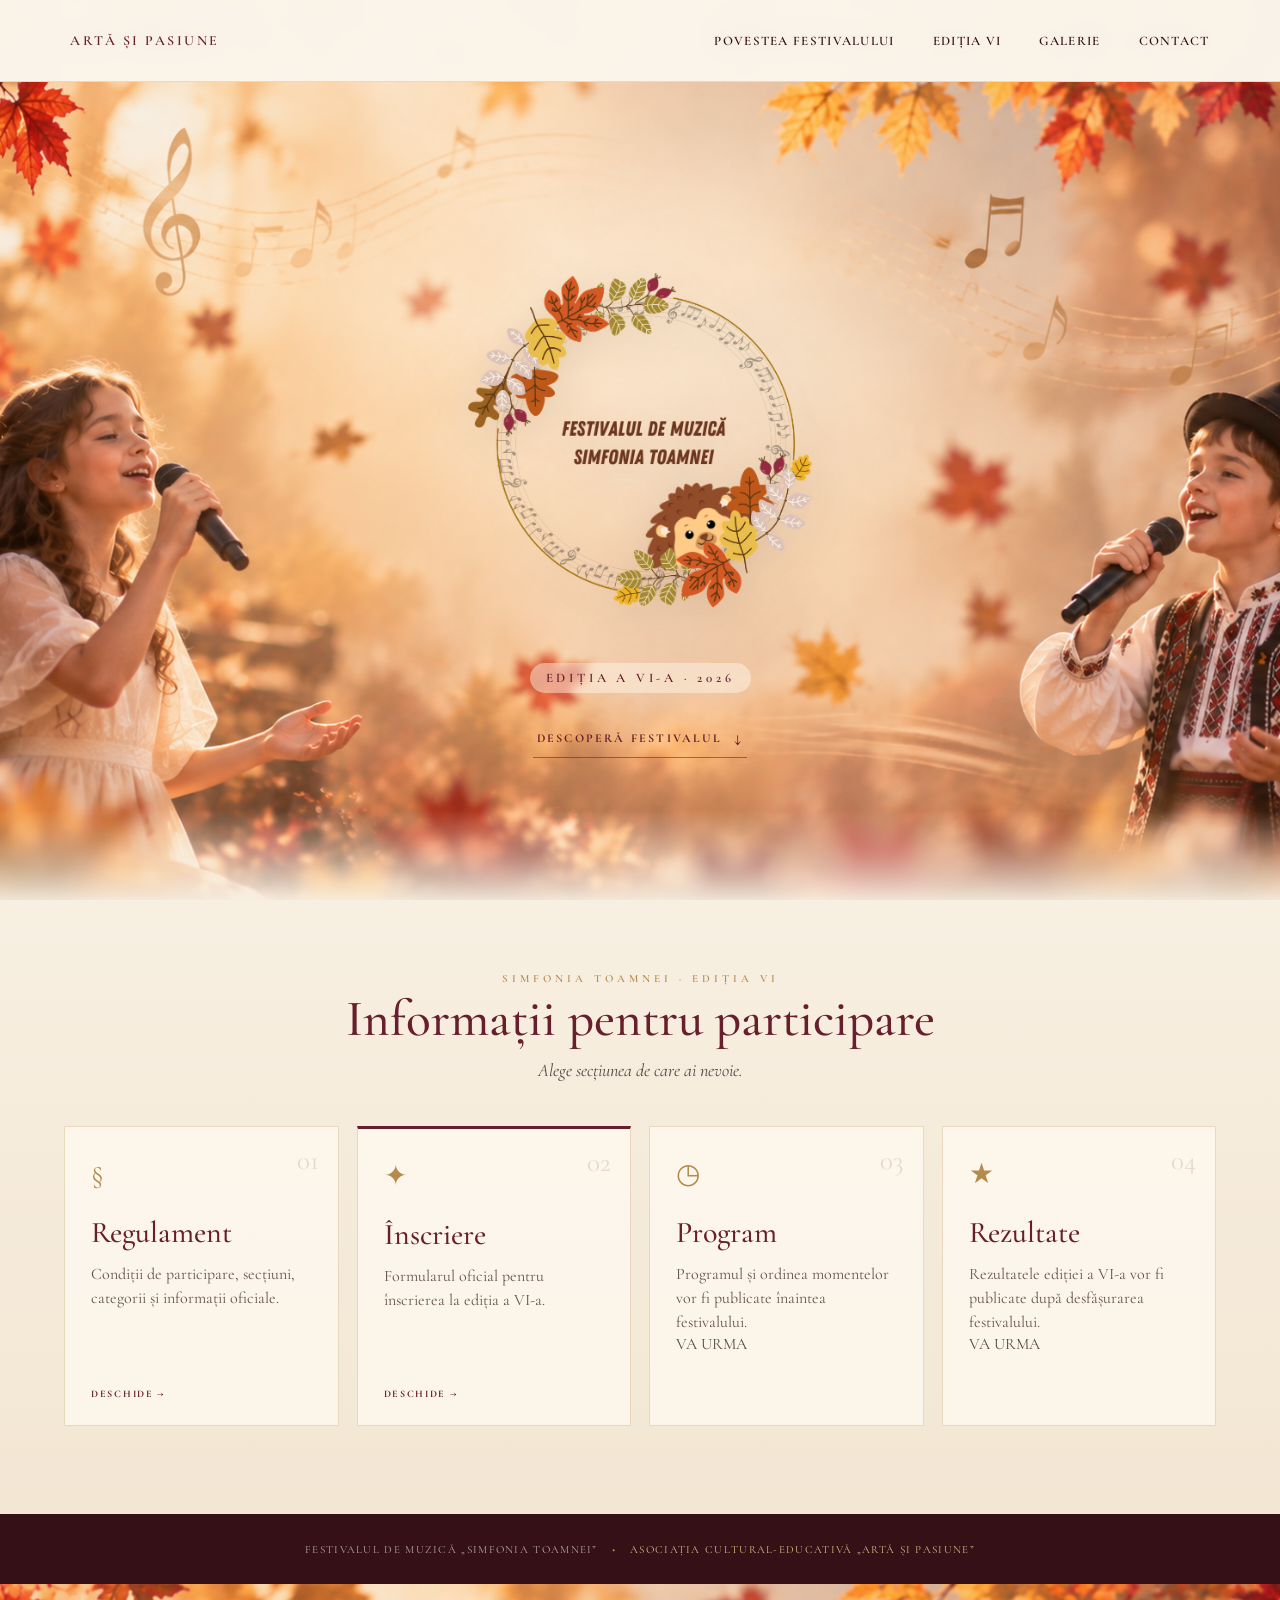
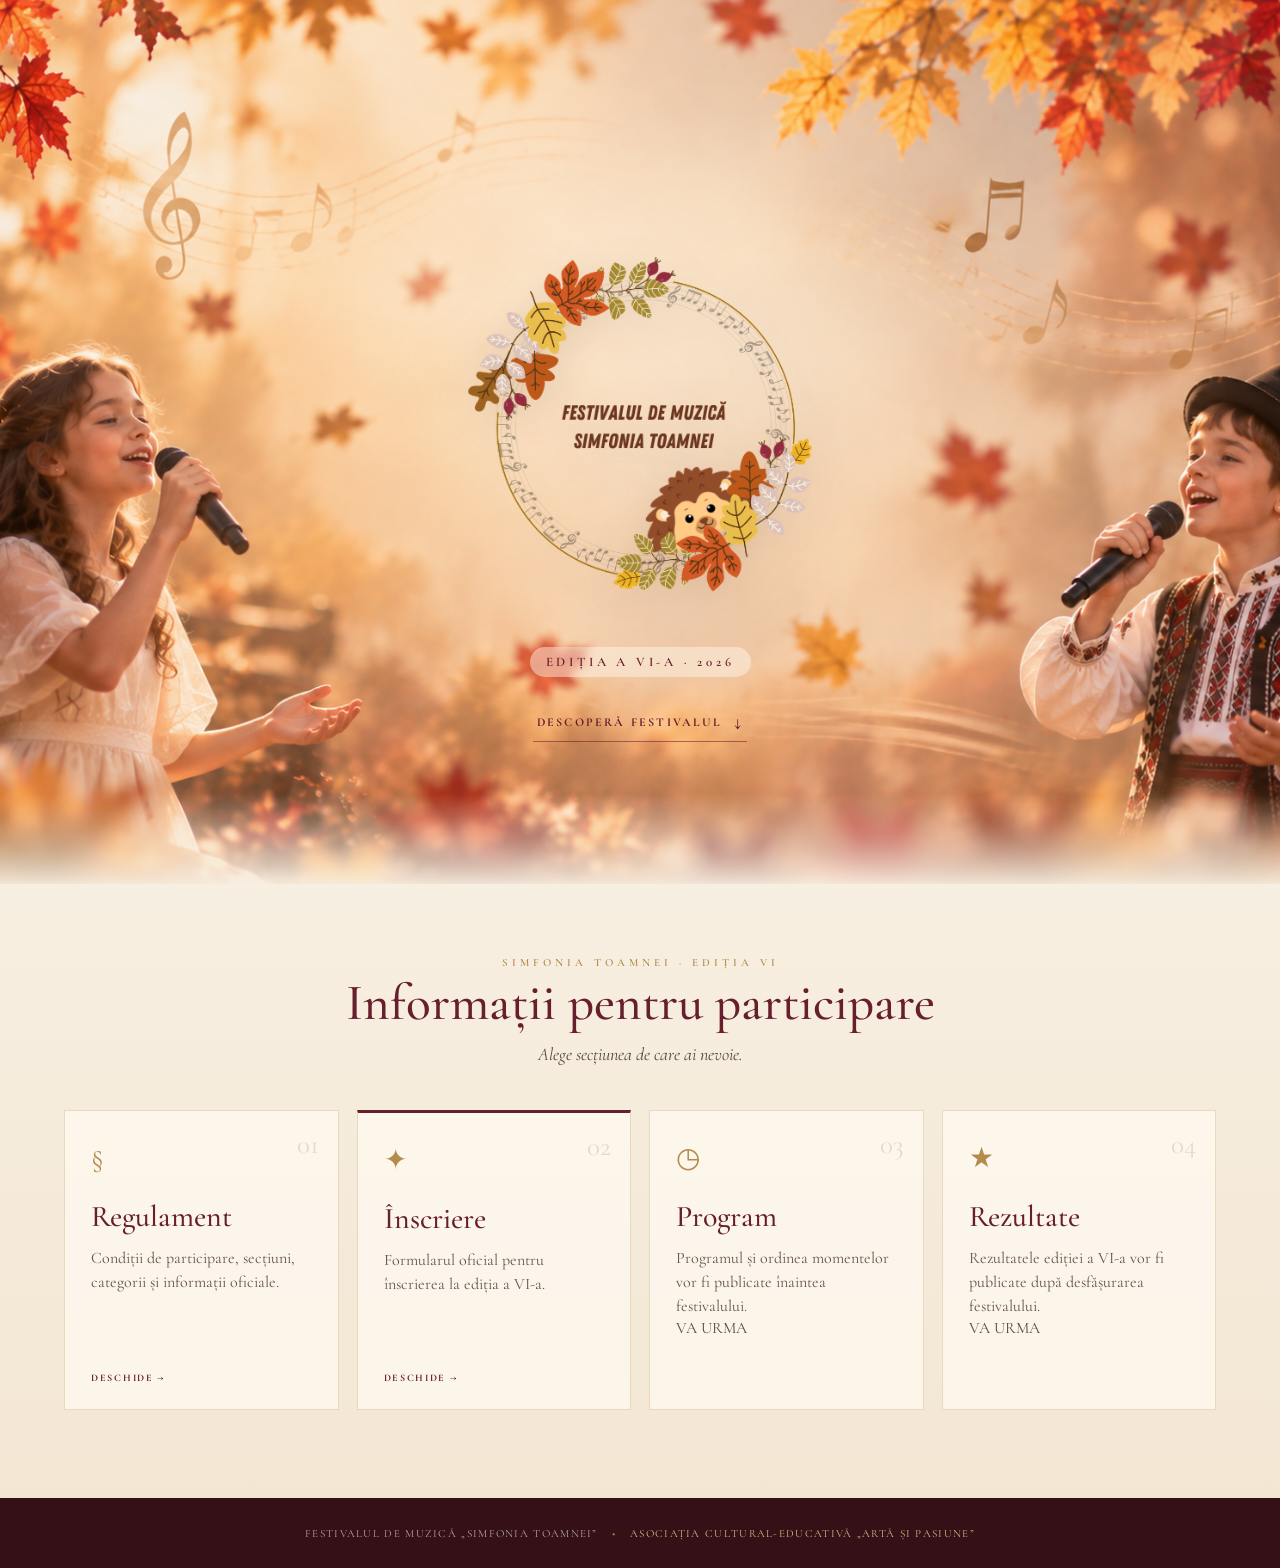
<file: proiecte/simfonia-toamnei/index.html>
<!DOCTYPE html>
<html lang="ro">

<head>
  <meta charset="UTF-8">
  <meta name="viewport" content="width=device-width, initial-scale=1.0">

  <title>Simfonia Toamnei | Festivalul de Muzică</title>

  <meta
    name="description"
    content="Festivalul de Muzică Simfonia Toamnei – regulament, înscriere, program și rezultate."
  >

  <link rel="preconnect" href="https://fonts.googleapis.com">
  <link rel="preconnect" href="https://fonts.gstatic.com" crossorigin>

  <link
    href="https://fonts.googleapis.com/css2?family=Cormorant+Garamond:wght@400;500;600;700&display=swap"
    rel="stylesheet"
  >

  <link rel="stylesheet" href="style.css">
</head>


<body>

  <!-- =====================================================
       MENIU
       ===================================================== -->

  <header class="festival-header">

    <nav class="festival-nav">

      <a href="../../index.html" class="back-home">
        ARTĂ ȘI PASIUNE
      </a>

      <div class="festival-menu">

        <a href="povestea-festivalului/">
          POVESTEA FESTIVALULUI
        </a>

        <a href="#editia">
          EDIȚIA VI
        </a>

        <a href="galerie/">
          GALERIE
        </a>

        <a href="../../contact/">
          CONTACT
        </a>

      </div>

    </nav>

  </header>


  <main>

    <!-- =====================================================
         HERO
         ===================================================== -->

    <section class="festival-hero" id="festival">

      <div class="leaves" aria-hidden="true">

        <span class="leaf leaf-1">🍂</span>
        <span class="leaf leaf-2">🍁</span>
        <span class="leaf leaf-3">🍂</span>
        <span class="leaf leaf-4">🍁</span>
        <span class="leaf leaf-5">🍂</span>
        <span class="leaf leaf-6">🍁</span>

      </div>


      <div class="festival-hero-content">

        <img
          src="imagini/logo festival.png"
          alt="Festivalul de Muzică Simfonia Toamnei"
          class="festival-logo"
        >

        <p
          class="edition-label"
          id="editia"
        >
          EDIȚIA A VI-A · 2026
        </p>

        <a
          href="#acces-rapid"
          class="discover-button"
        >
          DESCOPERĂ FESTIVALUL
          <span>↓</span>
        </a>

      </div>

    </section>


    <!-- =====================================================
         ACCES RAPID
         ===================================================== -->

    <section
      class="quick-access"
      id="acces-rapid"
    >

      <div class="quick-heading">

        <span>
          SIMFONIA TOAMNEI · EDIȚIA VI
        </span>

        <h1>
          Informații pentru participare
        </h1>

        <p>
          Alege secțiunea de care ai nevoie.
        </p>

      </div>


      <div class="quick-grid">


        <!-- =================================================
             01 — REGULAMENT
             ================================================= -->

        <a
          href="REGULAMENT_2026.pdf"
          class="quick-card"
        >

          <span class="card-number">
            01
          </span>

          <span class="card-symbol">
            §
          </span>

          <h2>
            Regulament
          </h2>

          <p>
            Condiții de participare, secțiuni,
            categorii și informații oficiale.
          </p>

          <span class="card-action">
            DESCHIDE →
          </span>

        </a>


        <!-- =================================================
             02 — ÎNSCRIERE
             ================================================= -->

        <a
  href="inscriere/"
  class="quick-card important"
>

          <span class="card-number">
            02
          </span>

          <span class="card-symbol">
            ✦
          </span>

          <h2>
            Înscriere
          </h2>

          <p>
            Formularul oficial pentru înscrierea
            la ediția a VI-a.
          </p>

          <span class="card-action">
            DESCHIDE →
          </span>

        </a>


        <!-- =================================================
             03 — PROGRAM
             MOMENTAN INACTIV
             ================================================= -->

        <div
          class="quick-card unavailable"
          aria-disabled="true"
        >

          <span class="card-number">
            03
          </span>

          <span class="card-symbol">
            ◷
          </span>

          <h2>
            Program
          </h2>

          <p>
            Programul și ordinea momentelor
            vor fi publicate înaintea festivalului.
          </p>

          <span class="card-status">
            VA URMA
          </span>

        </div>


        <!-- =================================================
             04 — REZULTATE
             MOMENTAN INACTIV
             ================================================= -->

        <div
          class="quick-card unavailable"
          aria-disabled="true"
        >

          <span class="card-number">
            04
          </span>

          <span class="card-symbol">
            ★
          </span>

          <h2>
            Rezultate
          </h2>

          <p>
            Rezultatele ediției a VI-a
            vor fi publicate după desfășurarea festivalului.
          </p>

          <span class="card-status">
            VA URMA
          </span>

        </div>

      </div>

    </section>

  </main>


  <!-- =====================================================
       FOOTER
       ===================================================== -->

  <footer class="festival-footer">

    <span>
      FESTIVALUL DE MUZICĂ „SIMFONIA TOAMNEI”
    </span>

    <span class="footer-dot">
      •
    </span>

    <a href="../../index.html">
      ASOCIAȚIA CULTURAL-EDUCATIVĂ „ARTĂ ȘI PASIUNE”
    </a>

  </footer>

</body>

</html><!DOCTYPE html>
<html lang="ro">

<head>
  <meta charset="UTF-8">
  <meta name="viewport" content="width=device-width, initial-scale=1.0">

  <title>Simfonia Toamnei | Festivalul de Muzică</title>

  <meta
    name="description"
    content="Festivalul de Muzică Simfonia Toamnei – regulament, înscriere, program și rezultate."
  >

  <link rel="preconnect" href="https://fonts.googleapis.com">
  <link rel="preconnect" href="https://fonts.gstatic.com" crossorigin>

  <link
    href="https://fonts.googleapis.com/css2?family=Cormorant+Garamond:wght@400;500;600;700&display=swap"
    rel="stylesheet"
  >

  <link rel="stylesheet" href="style.css">
</head>


<body>

  <!-- =====================================================
       MENIU
       ===================================================== -->

  <header class="festival-header">

    <nav class="festival-nav">

      <a href="../../index.html" class="back-home">
        ARTĂ ȘI PASIUNE
      </a>

      <div class="festival-menu">

        <a href="povestea-festivalului/">
          POVESTEA FESTIVALULUI
        </a>

        <a href="#editia">
          EDIȚIA VI
        </a>

        <a href="galerie/">
          GALERIE
        </a>

        <a href="../../contact/">
          CONTACT
        </a>

      </div>

    </nav>

  </header>


  <main>

    <!-- =====================================================
         HERO
         ===================================================== -->

    <section class="festival-hero" id="festival">

      <div class="leaves" aria-hidden="true">

        <span class="leaf leaf-1">🍂</span>
        <span class="leaf leaf-2">🍁</span>
        <span class="leaf leaf-3">🍂</span>
        <span class="leaf leaf-4">🍁</span>
        <span class="leaf leaf-5">🍂</span>
        <span class="leaf leaf-6">🍁</span>

      </div>


      <div class="festival-hero-content">

        <img
          src="imagini/logo festival.png"
          alt="Festivalul de Muzică Simfonia Toamnei"
          class="festival-logo"
        >

        <p
          class="edition-label"
          id="editia"
        >
          EDIȚIA A VI-A · 2026
        </p>

        <a
          href="#acces-rapid"
          class="discover-button"
        >
          DESCOPERĂ FESTIVALUL
          <span>↓</span>
        </a>

      </div>

    </section>


    <!-- =====================================================
         ACCES RAPID
         ===================================================== -->

    <section
      class="quick-access"
      id="acces-rapid"
    >

      <div class="quick-heading">

        <span>
          SIMFONIA TOAMNEI · EDIȚIA VI
        </span>

        <h1>
          Informații pentru participare
        </h1>

        <p>
          Alege secțiunea de care ai nevoie.
        </p>

      </div>


      <div class="quick-grid">


        <!-- =================================================
             01 — REGULAMENT
             ================================================= -->

        <a
          href="REGULAMENT_2026.pdf"
          class="quick-card"
        >

          <span class="card-number">
            01
          </span>

          <span class="card-symbol">
            §
          </span>

          <h2>
            Regulament
          </h2>

          <p>
            Condiții de participare, secțiuni,
            categorii și informații oficiale.
          </p>

          <span class="card-action">
            DESCHIDE →
          </span>

        </a>


        <!-- =================================================
             02 — ÎNSCRIERE
             ================================================= -->

        <a
          href="https://script.google.com/macros/s/AKfycbwZPUHpsngFzKUeitRaViudcufwQXB52bVcj_5etkIa24PI3mNqM9w9b-qye94EPQU/exec"
          class="quick-card important"
          target="_blank"
          rel="noopener noreferrer"
        >

          <span class="card-number">
            02
          </span>

          <span class="card-symbol">
            ✦
          </span>

          <h2>
            Înscriere
          </h2>

          <p>
            Formularul oficial pentru înscrierea
            la ediția a VI-a.
          </p>

          <span class="card-action">
            DESCHIDE →
          </span>

        </a>


        <!-- =================================================
             03 — PROGRAM
             MOMENTAN INACTIV
             ================================================= -->

        <div
          class="quick-card unavailable"
          aria-disabled="true"
        >

          <span class="card-number">
            03
          </span>

          <span class="card-symbol">
            ◷
          </span>

          <h2>
            Program
          </h2>

          <p>
            Programul și ordinea momentelor
            vor fi publicate înaintea festivalului.
          </p>

          <span class="card-status">
            VA URMA
          </span>

        </div>


        <!-- =================================================
             04 — REZULTATE
             MOMENTAN INACTIV
             ================================================= -->

        <div
          class="quick-card unavailable"
          aria-disabled="true"
        >

          <span class="card-number">
            04
          </span>

          <span class="card-symbol">
            ★
          </span>

          <h2>
            Rezultate
          </h2>

          <p>
            Rezultatele ediției a VI-a
            vor fi publicate după desfășurarea festivalului.
          </p>

          <span class="card-status">
            VA URMA
          </span>

        </div>

      </div>

    </section>

  </main>


  <!-- =====================================================
       FOOTER
       ===================================================== -->

  <footer class="festival-footer">

    <span>
      FESTIVALUL DE MUZICĂ „SIMFONIA TOAMNEI”
    </span>

    <span class="footer-dot">
      •
    </span>

    <a href="../../index.html">
      ASOCIAȚIA CULTURAL-EDUCATIVĂ „ARTĂ ȘI PASIUNE”
    </a>

  </footer>

</body>

</html>
</file>
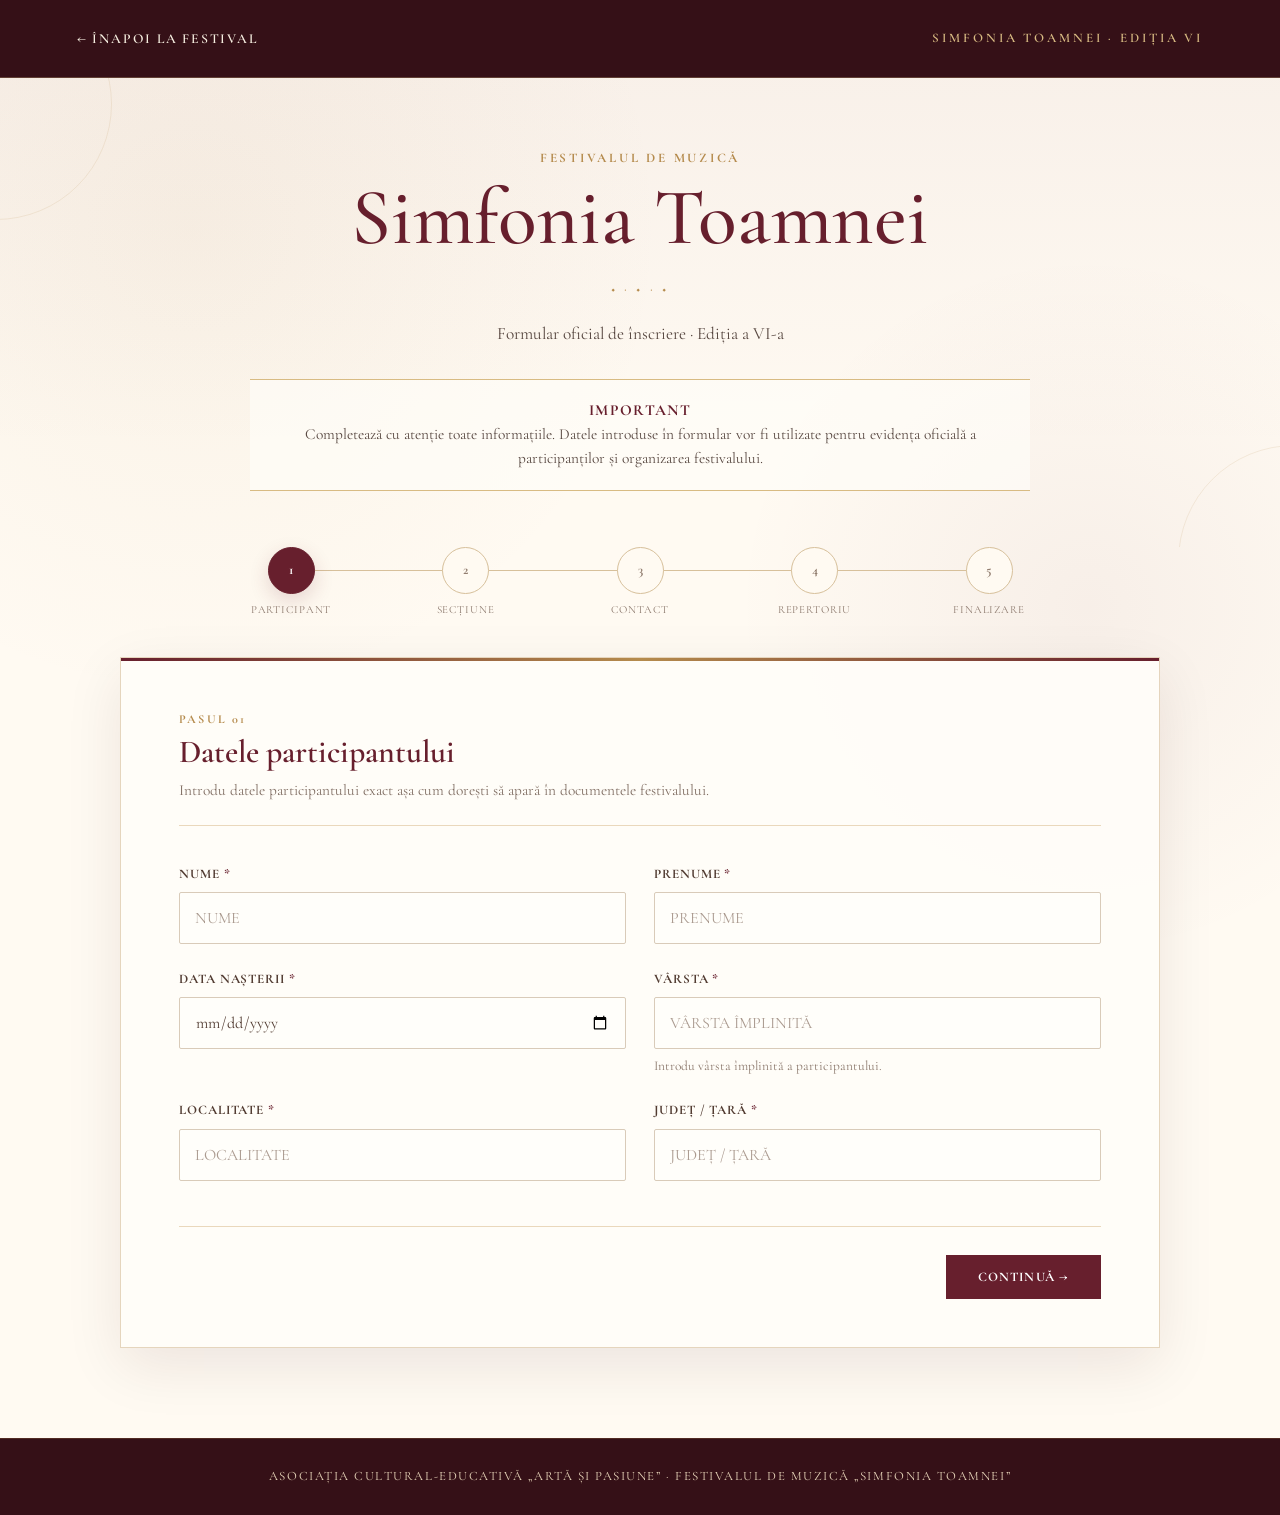
<file: proiecte/simfonia-toamnei/inscriere/index.html>
<!DOCTYPE html>
<html lang="ro">
<head>
  <base target="_top">
  <meta charset="UTF-8">
  <meta name="viewport" content="width=device-width, initial-scale=1.0">

  <title>Înscriere | Simfonia Toamnei</title>

  <link rel="preconnect" href="https://fonts.googleapis.com">
  <link rel="preconnect" href="https://fonts.gstatic.com" crossorigin>
  <link href="https://fonts.googleapis.com/css2?family=Cormorant+Garamond:wght@400;500;600;700&display=swap" rel="stylesheet">

<style>
:root{
  --ivory:#f7efe1;
  --ivory-soft:#fffaf2;
  --cream:#ead8bc;
  --cream-dark:#d7c09b;
  --burgundy:#671f2d;
  --burgundy-dark:#351017;
  --burgundy-soft:#8a3a49;
  --gold:#b58b4d;
  --gold-light:#d8bb83;
  --brown:#513b31;
  --text:#574740;
  --white:#fffdf9;
  --shadow:0 18px 55px rgba(53,16,23,.09);
}

*{box-sizing:border-box}
html{scroll-behavior:smooth}

body{
  margin:0;
  background:
    radial-gradient(circle at 15% 15%,rgba(181,139,77,.07),transparent 28%),
    radial-gradient(circle at 85% 40%,rgba(103,31,45,.05),transparent 25%),
    var(--ivory-soft);
  color:var(--text);
  font-family:"Cormorant Garamond",serif;
  font-size:18px;
  line-height:1.55;
}

button,input,select{font-family:inherit}

.topbar{
  min-height:78px;
  padding:0 6%;
  background:var(--burgundy-dark);
  border-bottom:1px solid rgba(216,187,131,.28);
  display:flex;
  align-items:center;
  justify-content:space-between;
  gap:25px;
}

.topbar a{
  color:var(--ivory);
  text-decoration:none;
  font-size:.86rem;
  letter-spacing:.13em;
  font-weight:600;
}

.topbar a:hover{color:var(--gold-light)}

.topbar-title{
  color:var(--gold-light);
  font-size:.82rem;
  letter-spacing:.22em;
  font-weight:600;
}

.hero{
  position:relative;
  overflow:hidden;
  padding:70px 20px 56px;
  text-align:center;
  background:linear-gradient(180deg,rgba(103,31,45,.045),transparent 80%);
}

.hero::before,.hero::after{
  content:"";
  position:absolute;
  width:230px;
  height:230px;
  border:1px solid rgba(181,139,77,.14);
  border-radius:50%;
}

.hero::before{left:-120px;top:-90px}
.hero::after{right:-130px;bottom:-130px}

.eyebrow{
  margin-bottom:12px;
  color:var(--gold);
  font-size:.82rem;
  font-weight:700;
  letter-spacing:.21em;
}

.hero h1{
  margin:0;
  color:var(--burgundy);
  font-size:clamp(3rem,7vw,5rem);
  font-weight:500;
  line-height:.95;
}

.ornament{
  margin:22px 0 20px;
  color:var(--gold);
  font-size:.9rem;
  letter-spacing:.22em;
}

.hero p{
  max-width:690px;
  margin:0 auto;
  font-size:1.08rem;
}

.important{
  max-width:780px;
  margin:32px auto 0;
  padding:19px 24px;
  border-top:1px solid var(--gold-light);
  border-bottom:1px solid var(--gold-light);
  background:rgba(255,253,249,.65);
  font-size:.96rem;
}

.important strong{
  color:var(--burgundy);
  letter-spacing:.09em;
}

.form-shell{
  width:min(1040px,92%);
  margin:0 auto 90px;
}

.progress-wrap{
  position:relative;
  max-width:780px;
  margin:0 auto 38px;
}

.progress-line{
  position:absolute;
  top:23px;
  left:8%;
  right:8%;
  height:1px;
  background:var(--cream-dark);
  z-index:0;
}

.progress-fill{
  position:absolute;
  top:23px;
  left:8%;
  height:1px;
  width:0;
  background:var(--burgundy);
  transition:.35s ease;
  z-index:1;
}

.progress{
  position:relative;
  z-index:2;
  display:flex;
  justify-content:space-between;
}

.progress-item{width:82px;text-align:center}

.progress button{
  width:47px;
  height:47px;
  padding:0;
  border:1px solid var(--cream-dark);
  border-radius:50%;
  background:var(--ivory-soft);
  color:#927e70;
  font-size:.84rem;
  font-weight:700;
  cursor:pointer;
  transition:.25s ease;
}

.progress button.active{
  border-color:var(--burgundy);
  background:var(--burgundy);
  color:white;
  box-shadow:0 7px 20px rgba(103,31,45,.16);
}

.progress button.completed{
  border-color:var(--gold);
  background:var(--ivory);
  color:var(--burgundy);
}

.progress button:disabled{cursor:default}

.progress-label{
  display:block;
  margin-top:8px;
  color:#8b786c;
  font-size:.68rem;
  letter-spacing:.08em;
}

.form-card{
  position:relative;
  overflow:hidden;
  background:rgba(255,253,249,.94);
  border:1px solid rgba(181,139,77,.35);
  box-shadow:var(--shadow);
}

.form-card::before{
  content:"";
  position:absolute;
  top:0;
  left:0;
  width:100%;
  height:3px;
  background:linear-gradient(90deg,var(--burgundy),var(--gold),var(--burgundy));
}

.step{display:none;padding:52px 58px 48px}

.step.active{
  display:block;
  animation:stepIn .32s ease;
}

@keyframes stepIn{
  from{opacity:0;transform:translateY(6px)}
  to{opacity:1;transform:translateY(0)}
}

.step-head{
  margin-bottom:38px;
  padding-bottom:22px;
  border-bottom:1px solid var(--cream);
}

.step-number{
  display:block;
  margin-bottom:5px;
  color:var(--gold);
  font-size:.76rem;
  font-weight:700;
  letter-spacing:.18em;
}

.step h2{
  margin:0;
  color:var(--burgundy);
  font-size:2rem;
  font-weight:600;
  line-height:1.1;
}

.step-description{
  max-width:700px;
  margin:10px 0 0;
  color:#806e63;
  font-size:.96rem;
}

.grid{
  display:grid;
  grid-template-columns:repeat(2,minmax(0,1fr));
  gap:25px 28px;
}

.full{grid-column:1/-1}

.field{
  display:flex;
  flex-direction:column;
  gap:8px;
}

.field > label,.field-label{
  color:var(--brown);
  font-size:.82rem;
  font-weight:700;
  letter-spacing:.07em;
}

.required{color:var(--burgundy)}

input,select{
  width:100%;
  min-height:52px;
  padding:12px 15px;
  border:1px solid #d9cbb9;
  border-radius:2px;
  outline:none;
  background:#fffefa;
  color:var(--brown);
  font-size:1rem;
  transition:.2s ease;
}

input:hover,select:hover{border-color:#c4aa83}

input:focus,select:focus{
  border-color:var(--gold);
  box-shadow:0 0 0 3px rgba(181,139,77,.09);
}

input::placeholder{color:#aa9a8f}

.helper{
  color:#8b786c;
  font-size:.84rem;
  line-height:1.35;
}

.choice-grid{
  display:grid;
  grid-template-columns:1fr 1fr;
  gap:18px;
}

.choice-card{
  position:relative;
  display:block;
  padding:23px 23px 21px 52px;
  border:1px solid #d9cbb9;
  background:#fffefa;
  cursor:pointer;
  transition:.22s ease;
}

.choice-card:hover{
  border-color:var(--gold);
  transform:translateY(-1px);
}

.choice-card input{
  position:absolute;
  left:19px;
  top:24px;
  width:18px;
  min-height:auto;
  height:18px;
  accent-color:var(--burgundy);
}

.choice-card strong{
  display:block;
  margin-bottom:5px;
  color:var(--burgundy);
  font-size:.95rem;
  letter-spacing:.035em;
}

.choice-card small{
  display:block;
  color:#806e63;
  line-height:1.35;
}

.category-box{
  min-height:52px;
  display:flex;
  align-items:center;
  padding:12px 16px;
  border:1px solid var(--cream-dark);
  background:var(--ivory);
  color:var(--burgundy);
  font-weight:700;
}

.subsection-title{
  margin:35px 0 17px;
  padding-top:28px;
  border-top:1px solid var(--cream);
  color:var(--burgundy);
  font-size:.82rem;
  font-weight:700;
  letter-spacing:.14em;
}

.teacher-row{
  display:grid;
  grid-template-columns:1fr auto;
  gap:10px;
  margin-bottom:11px;
}

.remove-teacher{
  width:52px;
  min-height:52px;
  border:1px solid #d9cbb9;
  background:#fffefa;
  color:var(--burgundy);
  font-size:1.45rem;
  cursor:pointer;
}

.add-teacher{
  margin-top:4px;
  padding:8px 0;
  border:0;
  background:transparent;
  color:var(--burgundy);
  font-size:.88rem;
  font-weight:700;
  letter-spacing:.055em;
  cursor:pointer;
}

.upload-box{
  position:relative;
  display:block;
  padding:34px 25px;
  border:1px dashed var(--gold);
  background:linear-gradient(135deg,rgba(247,239,225,.72),rgba(255,253,249,.9));
  text-align:center;
  cursor:pointer;
  transition:.22s ease;
}

.upload-box:hover{background:var(--ivory)}

.upload-icon{
  display:block;
  margin-bottom:8px;
  color:var(--gold);
  font-size:2rem;
}

.upload-title{
  display:block;
  color:var(--burgundy);
  font-size:1.08rem;
  font-weight:700;
  letter-spacing:.055em;
}

.upload-info{
  display:block;
  margin-top:3px;
  color:#8b786c;
  font-size:.82rem;
  letter-spacing:.07em;
}

.upload-box input{
  margin-top:17px;
  min-height:auto;
  border:0;
  background:transparent;
}

.filename-rule{
  margin:18px 0 0;
  padding:14px 17px;
  border-left:2px solid var(--gold);
  background:var(--ivory);
  font-size:.9rem;
}

.expected-name{
  margin-top:10px;
  color:var(--burgundy);
  font-size:.88rem;
  font-weight:600;
  overflow-wrap:anywhere;
}

.duration-box{
  margin-top:18px;
  padding:17px;
  border:1px solid var(--cream);
  background:#fffefa;
}

.duration-main{color:var(--burgundy);font-weight:700}

.duration-limit{
  margin-top:4px;
  color:#806e63;
  font-size:.87rem;
}

.error{
  margin:12px 0 0;
  color:#8f2134;
  font-size:.9rem;
  font-weight:700;
}

.actions{
  display:flex;
  align-items:center;
  justify-content:space-between;
  gap:15px;
  margin-top:45px;
  padding-top:28px;
  border-top:1px solid var(--cream);
}

.actions.end{justify-content:flex-end}

.action{
  min-width:155px;
  padding:13px 22px;
  border:1px solid var(--burgundy);
  background:transparent;
  color:var(--burgundy);
  font-size:.82rem;
  font-weight:700;
  letter-spacing:.09em;
  cursor:pointer;
  transition:.22s ease;
}

.action:hover{background:var(--ivory)}

.action.primary{
  background:var(--burgundy);
  color:white;
}

.action.primary:hover{background:#561824}

.action:disabled{
  opacity:.45;
  cursor:not-allowed;
}

.review-intro{
  margin-bottom:25px;
  padding:16px 19px;
  border-left:2px solid var(--gold);
  background:var(--ivory);
}

.review-section{margin-bottom:28px}

.review-section h3{
  margin:0 0 13px;
  padding-bottom:8px;
  border-bottom:1px solid var(--cream);
  color:var(--burgundy);
  font-size:.86rem;
  letter-spacing:.13em;
}

.review-row{
  display:grid;
  grid-template-columns:210px 1fr;
  gap:18px;
  padding:7px 0;
}

.review-row span{color:#8a786c}

.review-row strong{
  color:var(--brown);
  font-weight:600;
}

.privacy-box{
  margin:34px 0 25px;
  padding:22px;
  border:1px solid var(--cream);
  background:var(--ivory);
  font-size:.92rem;
}

.privacy-box a,.check-row a{
  color:var(--burgundy);
  font-weight:600;
}

.check-row{
  display:flex;
  align-items:flex-start;
  gap:12px;
  margin:16px 0;
  cursor:pointer;
}

.check-row input{
  flex:0 0 auto;
  width:17px;
  height:17px;
  min-height:auto;
  margin-top:5px;
  accent-color:var(--burgundy);
}

.check-row span{font-size:.94rem}

.sending{
  margin-top:32px;
  padding:34px 26px;
  border:1px solid var(--gold);
  background:var(--ivory);
  text-align:center;
}

.sending-title{
  color:var(--burgundy);
  font-size:1.35rem;
  font-weight:700;
  letter-spacing:.09em;
}

.spinner{
  width:38px;
  height:38px;
  margin:20px auto;
  border:3px solid var(--cream-dark);
  border-top-color:var(--burgundy);
  border-radius:50%;
  animation:spin .75s linear infinite;
}

@keyframes spin{to{transform:rotate(360deg)}}

.sending-warning{
  max-width:650px;
  margin:15px auto;
  color:var(--burgundy);
  font-weight:700;
}

.success{
  margin-top:30px;
  padding:40px 28px;
  border:1px solid var(--gold);
  background:
    radial-gradient(circle at center,rgba(181,139,77,.08),transparent 55%),
    var(--ivory);
  text-align:center;
}

.success-mark{
  width:58px;
  height:58px;
  margin:0 auto 18px;
  border:1px solid var(--gold);
  border-radius:50%;
  display:flex;
  align-items:center;
  justify-content:center;
  color:var(--burgundy);
  font-size:1.5rem;
}

.success h3{
  margin:0 0 12px;
  color:var(--burgundy);
  font-size:1.7rem;
}

.success-id{
  display:inline-block;
  margin-top:10px;
  padding:8px 15px;
  border:1px solid var(--cream-dark);
  background:#fffefa;
  color:var(--burgundy);
  font-weight:700;
}

.server-error{
  margin-top:25px;
  padding:18px;
  border:1px solid #9a3445;
  background:#fff8f7;
  color:#8f2134;
  font-weight:700;
}

footer{
  padding:28px 20px;
  border-top:1px solid rgba(181,139,77,.22);
  background:var(--burgundy-dark);
  color:var(--cream);
  text-align:center;
  font-size:.8rem;
  letter-spacing:.12em;
}

[hidden]{display:none !important}

@media(max-width:760px){
  .topbar{min-height:68px;padding:0 5%}
  .topbar-title{display:none}
  .hero{padding:52px 20px 45px}
  .hero h1{font-size:3rem}
  .form-shell{width:94%}
  .progress-label{display:none}
  .progress-item{width:auto}
  .progress-line,.progress-fill{left:7%;right:7%}
  .step{padding:37px 22px 32px}
  .grid,.choice-grid{grid-template-columns:1fr}
  .full{grid-column:auto}
  .review-row{grid-template-columns:1fr;gap:0;padding:8px 0}
  .actions{flex-direction:column-reverse}
  .actions.end{flex-direction:column}
  .action{width:100%}
}
</style>
</head>
<body>

<header class="topbar">
  <a href="https://artasipasiune.ro/proiecte/simfonia-toamnei/">
    ← ÎNAPOI LA FESTIVAL
  </a>

  <div class="topbar-title">
    SIMFONIA TOAMNEI · EDIȚIA VI
  </div>
</header>

<section class="hero">

  <div class="eyebrow">
    FESTIVALUL DE MUZICĂ
  </div>

  <h1>
    Simfonia Toamnei
  </h1>

  <div class="ornament">
    ◆ · ◆ · ◆
  </div>

  <p>
    Formular oficial de înscriere · Ediția a VI-a
  </p>

  <div class="important">
    <strong>IMPORTANT</strong><br>
    Completează cu atenție toate informațiile.
    Datele introduse în formular vor fi utilizate pentru
    evidența oficială a participanților și organizarea festivalului.
  </div>

</section>

<main class="form-shell">

  <div class="progress-wrap">

    <div class="progress-line"></div>
    <div class="progress-fill" id="progressFill"></div>

    <div class="progress">

      <div class="progress-item">
        <button type="button" data-progress="1" class="active">1</button>
        <span class="progress-label">PARTICIPANT</span>
      </div>

      <div class="progress-item">
        <button type="button" data-progress="2" disabled>2</button>
        <span class="progress-label">SECȚIUNE</span>
      </div>

      <div class="progress-item">
        <button type="button" data-progress="3" disabled>3</button>
        <span class="progress-label">CONTACT</span>
      </div>

      <div class="progress-item">
        <button type="button" data-progress="4" disabled>4</button>
        <span class="progress-label">REPERTORIU</span>
      </div>

      <div class="progress-item">
        <button type="button" data-progress="5" disabled>5</button>
        <span class="progress-label">FINALIZARE</span>
      </div>

    </div>

  </div>

  <form id="registrationForm" class="form-card">

    <!-- PASUL 1 -->

    <section class="step active" data-step="1">

      <div class="step-head">
        <span class="step-number">PASUL 01</span>
        <h2>Datele participantului</h2>

        <p class="step-description">
          Introdu datele participantului exact așa cum dorești
          să apară în documentele festivalului.
        </p>
      </div>

      <div class="grid">

        <div class="field">
          <label>
            NUME
            <span class="required">*</span>
          </label>

          <input
            type="text"
            name="nume"
            id="nume"
            required
            data-upper
            autocomplete="family-name"
            placeholder="NUME"
          >
        </div>

        <div class="field">
          <label>
            PRENUME
            <span class="required">*</span>
          </label>

          <input
            type="text"
            name="prenume"
            id="prenume"
            required
            data-upper
            autocomplete="given-name"
            placeholder="PRENUME"
          >
        </div>

        <div class="field">
          <label>
            DATA NAȘTERII
            <span class="required">*</span>
          </label>

          <input
            type="date"
            name="data_nasterii"
            id="data_nasterii"
            required
          >
        </div>

        <div class="field">
          <label>
            VÂRSTA
            <span class="required">*</span>
          </label>

          <input
            type="number"
            name="varsta"
            id="varsta"
            required
            min="4"
            max="99"
            inputmode="numeric"
            placeholder="VÂRSTA ÎMPLINITĂ"
          >

          <span class="helper">
            Introdu vârsta împlinită a participantului.
          </span>
        </div>

        <div class="field">
          <label>
            LOCALITATE
            <span class="required">*</span>
          </label>

          <input
            type="text"
            name="localitate"
            id="localitate"
            required
            data-upper
            placeholder="LOCALITATE"
          >
        </div>

        <div class="field">
          <label>
            JUDEȚ / ȚARĂ
            <span class="required">*</span>
          </label>

          <input
            type="text"
            name="judet_tara"
            id="judet_tara"
            required
            data-upper
            placeholder="JUDEȚ / ȚARĂ"
          >
        </div>

      </div>

      <div class="actions end">

        <button
          type="button"
          class="action primary next"
        >
          CONTINUĂ →
        </button>

      </div>

    </section>

    <!-- PASUL 2 -->

    <section class="step" data-step="2">

      <div class="step-head">
        <span class="step-number">PASUL 02</span>
        <h2>Secțiunea de concurs</h2>

        <p class="step-description">
          Selectează tipul de învățământ și secțiunea.
          Categoria de vârstă este stabilită automat.
        </p>
      </div>

      <div class="grid">

        <div class="field full">

          <span class="field-label">
            TIP ÎNVĂȚĂMÂNT
            <span class="required">*</span>
          </span>

          <div class="choice-grid">

            <label class="choice-card">

              <input
                type="radio"
                name="tip_invatamant"
                value="ÎNVĂȚĂMÂNT DE MASĂ / HOBBY"
                required
              >

              <strong>
                ÎNVĂȚĂMÂNT DE MASĂ / HOBBY
              </strong>

              <small>
                Pentru participanții care nu urmează
                învățământ muzical vocațional.
              </small>

            </label>

            <label class="choice-card">

              <input
                type="radio"
                name="tip_invatamant"
                value="ÎNVĂȚĂMÂNT VOCAȚIONAL"
                required
              >

              <strong>
                ÎNVĂȚĂMÂNT VOCAȚIONAL
              </strong>

              <small>
                Pentru elevii înscriși în unități
                de învățământ muzical vocațional.
              </small>

            </label>

          </div>

        </div>        <div class="field full">

          <label>
            SECȚIUNE
            <span class="required">*</span>
          </label>

          <select
            name="sectiune"
            id="sectiune"
            required
            disabled
          >
            <option value="">
              SELECTEAZĂ MAI ÎNTÂI TIPUL DE ÎNVĂȚĂMÂNT
            </option>
          </select>

        </div>

        <div class="field">

          <label>
            CATEGORIE DE VÂRSTĂ
          </label>

          <div
            class="category-box"
            id="categoryDisplay"
          >
            Categoria va fi stabilită automat.
          </div>

          <input
            type="hidden"
            name="categorie"
            id="categorie"
          >

        </div>

        <div class="field">

          <label>
            INSTITUȚIE / CLUB
            <span class="required">*</span>
          </label>

          <input
            type="text"
            name="institutie"
            id="institutie"
            required
            data-upper
            placeholder="DENUMIREA INSTITUȚIEI / CLUBULUI"
          >

        </div>

        <div class="field full">

          <div class="subsection-title">
            PROFESOR / PROFESORI COORDONATORI
          </div>

          <div id="teachers">

            <div class="teacher-row">

              <input
                type="text"
                name="profesor_1"
                class="teacherInput"
                required
                data-upper
                placeholder="NUME ȘI PRENUME"
              >

              <button
                type="button"
                class="remove-teacher"
                title="Șterge profesorul"
                disabled
              >
                ×
              </button>

            </div>

          </div>

          <button
            type="button"
            id="addTeacher"
            class="add-teacher"
          >
            + ADAUGĂ ÎNCĂ UN PROFESOR
          </button>

        </div>

      </div>

      <div class="actions">

        <button
          type="button"
          class="action back"
        >
          ← ÎNAPOI
        </button>

        <button
          type="button"
          class="action primary next"
        >
          CONTINUĂ →
        </button>

      </div>

    </section>


    <!-- PASUL 3 -->

    <section class="step" data-step="3">

      <div class="step-head">

        <span class="step-number">PASUL 03</span>

        <h2>Date de contact</h2>

        <p class="step-description">
          Aceste informații vor fi utilizate exclusiv
          pentru comunicările referitoare la festival.
        </p>

      </div>

      <div class="grid">

        <div class="field full">

          <label>
            PERSOANĂ DE CONTACT
            <span class="required">*</span>
          </label>

          <input
            type="text"
            name="contact_nume"
            id="contact_nume"
            required
            data-upper
            placeholder="NUME ȘI PRENUME"
          >

        </div>

        <div class="field">

          <label>
            TELEFON
            <span class="required">*</span>
          </label>

          <input
            type="tel"
            name="telefon"
            id="telefon"
            required
            autocomplete="tel"
            placeholder="07..."
          >

        </div>

        <div class="field">

          <label>
            E-MAIL
            <span class="required">*</span>
          </label>

          <input
            type="email"
            name="email"
            id="email"
            required
            autocomplete="email"
            placeholder="exemplu@email.ro"
          >

        </div>

      </div>

      <div class="actions">

        <button
          type="button"
          class="action back"
        >
          ← ÎNAPOI
        </button>

        <button
          type="button"
          class="action primary next"
        >
          CONTINUĂ →
        </button>

      </div>

    </section>


    <!-- PASUL 4 -->

    <section class="step" data-step="4">

      <div class="step-head">

        <span class="step-number">PASUL 04</span>

        <h2>Repertoriu și fișiere</h2>

        <p class="step-description">
          Completează informațiile despre piesa prezentată
          și încarcă negativul orchestral în format MP3.
        </p>

      </div>

      <div class="grid">

        <div class="field">

          <label>
            TITLUL PIESEI
            <span class="required">*</span>
          </label>

          <input
            type="text"
            name="titlu_piesa"
            id="titlu_piesa"
            required
            data-upper
            placeholder="TITLUL PIESEI"
          >

        </div>

        <div class="field">

          <label>
  AUTOR / COMPOZITOR
</label>

<input
  type="text"
  name="autor_compozitor"
  id="autor_compozitor"
  data-upper
  placeholder="AUTOR / COMPOZITOR"
>

        <div class="field full">

          <label>
            NEGATIV ORCHESTRAL MP3
            <span class="required">*</span>
          </label>

          <label class="upload-box">

            <span class="upload-icon">↥</span>

            <span class="upload-title">
              ÎNCARCĂ NEGATIVUL ORCHESTRAL
            </span>

            <span class="upload-info">
              EXCLUSIV MP3 · MAXIMUM 20 MB
            </span>

            <input
              type="file"
              name="audio"
              id="audio"
              accept=".mp3,audio/mpeg"
              required
            >

          </label>

          <div class="filename-rule">

            <strong>
              DENUMIREA OBLIGATORIE A FIȘIERULUI:
            </strong>

            <br>

            NUME PRENUME - TITLU PIESĂ.mp3

            <div
              id="expectedName"
              class="expected-name"
            ></div>

          </div>

          <div class="duration-box">

            <div
              id="durationDisplay"
              class="duration-main"
            >
              DURATA PIESEI VA FI DETECTATĂ AUTOMAT.
            </div>

            <div
              id="durationLimit"
              class="duration-limit"
            ></div>

          </div>

          <p
            id="audioError"
            class="error"
          ></p>

          <input
            type="hidden"
            name="durationSeconds"
            id="durationSeconds"
          >

          <input
            type="hidden"
            name="minutaj"
            id="minutaj"
          >

        </div>

        <div class="field full">

          <label>
            DOVADA DONAȚIEI
            <span class="required">*</span>
          </label>

          <label class="upload-box">

            <span class="upload-icon">↥</span>

            <span class="upload-title">
              ÎNCARCĂ DOVADA DONAȚIEI
            </span>

            <span class="upload-info">
              PDF / JPG / JPEG / PNG · MAXIMUM 10 MB
            </span>

            <input
              type="file"
              name="dovada_donatie"
              id="dovada_donatie"
              accept=".pdf,.jpg,.jpeg,.png,application/pdf,image/jpeg,image/png"
              required
            >

          </label>

          <p
            id="donationError"
            class="error"
          ></p>

        </div>

      </div>

      <div class="actions">

        <button
          type="button"
          class="action back"
        >
          ← ÎNAPOI
        </button>

        <button
          type="button"
          class="action primary next"
        >
          CONTINUĂ →
        </button>

      </div>

    </section>


    <!-- PASUL 5 -->

    <section class="step" data-step="5">

      <div class="step-head">

        <span class="step-number">PASUL 05</span>

        <h2>Verificare și trimitere</h2>

        <p class="step-description">
          Verifică informațiile înainte de transmiterea
          formularului.
        </p>

      </div>

      <div class="review-intro">
        Verifică atent datele de mai jos.
        Dacă este necesară o modificare,
        poți reveni la pașii anteriori.
      </div>

      <div id="review"></div>

      <div class="privacy-box">

        Datele furnizate sunt utilizate pentru
        organizarea și desfășurarea Festivalului de Muzică
        „Simfonia Toamnei” – Ediția a VI-a.

        Prin transmiterea formularului confirmi că
        informațiile completate sunt corecte.

      </div>

      <label class="check-row">

        <input
          type="checkbox"
          name="confirmare_date"
          required
        >

        <span>
          Confirm că datele introduse în formular
          sunt complete și corecte.
          <span class="required">*</span>
        </span>

      </label>

      <label class="check-row">

        <input
          type="checkbox"
          name="acord_regulament"
          required
        >

        <span>
          Confirm că am luat la cunoștință și accept
          Regulamentul Festivalului de Muzică
          „Simfonia Toamnei”.
          <span class="required">*</span>
        </span>

      </label>

      <label class="check-row">

        <input
          type="checkbox"
          name="acord_date"
          required
        >

        <span>
          Sunt de acord cu prelucrarea datelor furnizate
          în scopul organizării și desfășurării festivalului.
          <span class="required">*</span>
        </span>

      </label>

      <div
        class="actions"
        id="finalActions"
      >

        <button
          type="button"
          class="action back"
        >
          ← ÎNAPOI
        </button>

        <button
          type="submit"
          class="action primary"
          id="submitButton"
        >
          TRIMITE ÎNSCRIEREA
        </button>

      </div>

      <div
        id="sending"
        class="sending"
        hidden
      >

        <div class="sending-title">
          ÎNSCRIEREA SE TRANSMITE
        </div>

        <div class="spinner"></div>

        <p>
          Datele de participare, fișierul audio și
          dovada donației sunt în curs de încărcare.
        </p>

        <p class="sending-warning">
          Nu închide pagina și nu apăsa butonul
          Înapoi până la afișarea confirmării.
        </p>

      </div>

      <div
        id="success"
        class="success"
        hidden
      >

        <div class="success-mark">
          ✓
        </div>

        <h3>
          Înscriere înregistrată
        </h3>

        <p>
          Datele participantului, fișierul audio și
          dovada donației au fost înregistrate.
        </p>

        <p>
          ID ÎNSCRIERE:
        </p>

        <div
          id="successId"
          class="success-id"
        ></div>

      </div>

      <div
        id="serverError"
        class="server-error"
        hidden
      ></div>

    </section>

  </form>

</main>

<footer>
  ASOCIAȚIA CULTURAL-EDUCATIVĂ „ARTĂ ȘI PASIUNE”
  · FESTIVALUL DE MUZICĂ „SIMFONIA TOAMNEI”
</footer>

<script>

let currentStep = 1;
let highestStep = 1;
let teacherCount = 1;
let durationSeconds = 0;
let durationText = "";
let submitting = false;

const form =
  document.getElementById("registrationForm");

const steps =
  [...document.querySelectorAll(".step")];

const progress =
  [...document.querySelectorAll("[data-progress]")];

const progressFill =
  document.getElementById("progressFill");

const age =
  document.getElementById("varsta");

const section =
  document.getElementById("sectiune");

const category =
  document.getElementById("categorie");

const categoryDisplay =
  document.getElementById("categoryDisplay");

const audio =
  document.getElementById("audio");

const audioError =
  document.getElementById("audioError");

const donation =
  document.getElementById("dovada_donatie");

const donationError =
  document.getElementById("donationError");

const durationDisplay =
  document.getElementById("durationDisplay");

const durationLimit =
  document.getElementById("durationLimit");

const sending =
  document.getElementById("sending");

const success =
  document.getElementById("success");

const serverError =
  document.getElementById("serverError");

const submitButton =
  document.getElementById("submitButton");

const finalActions =
  document.getElementById("finalActions");


const hobbySections = [
  "MUZICĂ UȘOARĂ – INDIVIDUAL",
  "MUZICĂ UȘOARĂ – GRUP",
  "MUZICĂ POPULARĂ – INDIVIDUAL",
  "MUZICĂ POPULARĂ – GRUP",
  "CANTO CLASIC – INDIVIDUAL"
];

const vocationalSections = [
  "MUZICĂ UȘOARĂ – INDIVIDUAL",
  "MUZICĂ POPULARĂ – INDIVIDUAL",
  "CANTO CLASIC – INDIVIDUAL"
];


/* =========================================
   MAJUSCULE
   ========================================= */

document.addEventListener("input", function(event){

  if(event.target.matches("[data-upper]")){
    event.target.value =
      event.target.value.toLocaleUpperCase("ro-RO");
  }

});


/* =========================================
   PAȘI
   ========================================= */

function showStep(number){

  currentStep = number;

  steps.forEach(function(step){

    step.classList.toggle(
      "active",
      Number(step.dataset.step) === number
    );

  });

  progress.forEach(function(button){

    const n =
      Number(button.dataset.progress);

    button.classList.toggle(
      "active",
      n === number
    );

    button.classList.toggle(
      "completed",
      n < highestStep && n !== number
    );

    button.disabled =
      submitting || n > highestStep;

  });

  const percent =
    ((highestStep - 1) / 4) * 84;

  progressFill.style.width =
    percent + "%";

  if(number === 5){
    buildReview();
  }

  window.scrollTo({
    top:0,
    behavior:"smooth"
  });

}


progress.forEach(function(button){

  button.addEventListener("click",function(){

    if(submitting){
      return;
    }

    const number =
      Number(button.dataset.progress);

    if(number <= highestStep){
      showStep(number);
    }

  });

});


/* =========================================
   VALIDARE PAS
   ========================================= */

function validateStep(){

  const active =
    document.querySelector(".step.active");

  const required =
    [...active.querySelectorAll("[required]")];

  for(const field of required){

    if(field.disabled){
      continue;
    }

    if(!field.checkValidity()){

      field.reportValidity();

      return false;
    }

  }

  if(
    currentStep === 2 &&
    !calculateCategory(true)
  ){
    return false;
  }

  if(
    currentStep === 4 &&
    !validateAudio()
  ){
    return false;
  }

  if(
    currentStep === 4 &&
    !validateDonation()
  ){
    return false;
  }

  return true;
}


/* =========================================
   CONTINUĂ
   ========================================= */

document
  .querySelectorAll(".next")
  .forEach(function(button){

    button.addEventListener("click",function(){

      if(!validateStep()){
        return;
      }

      highestStep =
        Math.max(
          highestStep,
          currentStep + 1
        );

      showStep(currentStep + 1);

    });

  });


/* =========================================
   ÎNAPOI
   ========================================= */

document
  .querySelectorAll(".back")
  .forEach(function(button){

    button.addEventListener("click",function(){

      if(
        !submitting &&
        currentStep > 1
      ){
        showStep(currentStep - 1);
      }

    });

  });


/* =========================================
   TIP ÎNVĂȚĂMÂNT
   ========================================= */

document
  .querySelectorAll(
    'input[name="tip_invatamant"]'
  )
  .forEach(function(radio){

    radio.addEventListener(
      "change",
      function(){

        const values =
          this.value ===
          "ÎNVĂȚĂMÂNT DE MASĂ / HOBBY"
            ? hobbySections
            : vocationalSections;

        section.innerHTML =
          '<option value="">SELECTEAZĂ SECȚIUNEA</option>';

        values.forEach(function(value){

          const option =
            document.createElement("option");

          option.value = value;
          option.textContent = value;

          section.appendChild(option);

        });

        section.disabled = false;

        calculateCategory();
        updateDurationLimit();

      }
    );

  });


section.addEventListener(
  "change",
  function(){

    calculateCategory();
    updateDurationLimit();

    if(audio.files.length){
      validateAudio();
    }

  }
);


age.addEventListener(
  "input",
  calculateCategory
);


/* =========================================
   CATEGORIE AUTOMATĂ
   ========================================= */

function calculateCategory(showError){

  const value =
    Number(age.value);

  const education =
    document.querySelector(
      'input[name="tip_invatamant"]:checked'
    );

  category.value = "";

  if(
    !value ||
    !education
  ){
    categoryDisplay.textContent =
      "Categoria va fi stabilită automat.";

    return false;
  }

  if(
    section.value &&
    section.value.includes("GRUP")
  ){

    category.value =
      "NU SE APLICĂ";

    categoryDisplay.textContent =
      "NU SE APLICĂ — SECȚIUNE DE GRUP";

    return true;
  }

  let result = "";

  if(
    education.value ===
    "ÎNVĂȚĂMÂNT DE MASĂ / HOBBY"
  ){

    if(value >= 4 && value <= 5){
      result = "4–5 ANI";
    }
    else if(value >= 6 && value <= 7){
      result = "6–7 ANI";
    }
    else if(value >= 8 && value <= 10){
      result = "8–10 ANI";
    }
    else if(value >= 11 && value <= 13){
      result = "11–13 ANI";
    }
    else if(value >= 14 && value <= 16){
      result = "14–16 ANI";
    }
    else if(value >= 17 && value <= 19){
      result = "17–19 ANI";
    }
    else if(value >= 20){
      result = "+20 ANI";
    }

  }
  else{

    if(value >= 14 && value <= 15){
      result = "14–15 ANI";
    }
    else if(value >= 16 && value <= 17){
      result = "16–17 ANI";
    }
    else if(value >= 18 && value <= 19){
      result = "18–19 ANI";
    }

  }

  if(!result){

    categoryDisplay.textContent =
      "VÂRSTA NU CORESPUNDE UNEI CATEGORII DISPONIBILE.";

    if(showError){
      alert(
        "Vârsta nu corespunde categoriilor disponibile."
      );
    }

    return false;
  }

  category.value = result;
  categoryDisplay.textContent = result;

  return true;
}


/* =========================================
   PROFESORI
   ========================================= */

document
  .getElementById("addTeacher")
  .addEventListener(
    "click",
    function(){

      teacherCount++;

      const row =
        document.createElement("div");

      row.className =
        "teacher-row";

      row.innerHTML = `
        <input
          name="profesor_${teacherCount}"
          class="teacherInput"
          required
          data-upper
          placeholder="NUME ȘI PRENUME"
        >

        <button
          type="button"
          class="remove-teacher"
          title="Șterge profesorul"
        >
          ×
        </button>
      `;

      document
        .getElementById("teachers")
        .appendChild(row);

      row
        .querySelector(".remove-teacher")
        .addEventListener(
          "click",
          function(){
            row.remove();
          }
        );

    }
  );


/* =========================================
   DURATĂ
   ========================================= */

function isGroup(){

  return section.value
    .toUpperCase()
    .includes("GRUP");

}


function updateDurationLimit(){

  if(!section.value){

    durationLimit.textContent = "";

    return;
  }

  durationLimit.textContent =
    isGroup()
      ? "Durată maximă permisă pentru grup: 06:10"
      : "Durată maximă permisă pentru individual: 04:10";

}


function formatDuration(seconds){

  const total =
    Math.ceil(seconds);

  const minutes =
    Math.floor(total / 60);

  const secondsRemaining =
    total % 60;

  return (
    String(minutes).padStart(2,"0") +
    ":" +
    String(secondsRemaining).padStart(2,"0")
  );

}


/* =========================================
   NUME FIȘIER
   ========================================= */

function expectedFileName(){

  const participant =
    (
      document.getElementById("nume").value +
      " " +
      document.getElementById("prenume").value
    )
      .trim()
      .replace(/\s+/g," ")
      .toLocaleUpperCase("ro-RO");

  const song =
    document
      .getElementById("titlu_piesa")
      .value
      .trim()
      .replace(/\s+/g," ")
      .toLocaleUpperCase("ro-RO");

  if(
    !participant ||
    !song
  ){
    return "";
  }

  return (
    participant +
    " - " +
    song +
    ".mp3"
  );

}


function updateExpected(){

  const expected =
    expectedFileName();

  const element =
    document.getElementById("expectedName");

  element.textContent =
    expected
      ? "Pentru această înscriere: " + expected
      : "";

}


[
  "nume",
  "prenume",
  "titlu_piesa"
].forEach(function(id){

  document
    .getElementById(id)
    .addEventListener(
      "input",
      updateExpected
    );

});


/* =========================================
   CITIRE MP3
   ========================================= */

audio.addEventListener(
  "change",
  function(){

    audioError.textContent = "";

    durationSeconds = 0;
    durationText = "";

    document
      .getElementById("durationSeconds")
      .value = "";

    document
      .getElementById("minutaj")
      .value = "";

    if(!audio.files.length){
      return;
    }

    const file =
      audio.files[0];

    const objectUrl =
      URL.createObjectURL(file);

    const player =
      document.createElement("audio");

    durationDisplay.textContent =
      "SE DETECTEAZĂ DURATA PIESEI...";

    player.preload =
      "metadata";

    player.onloadedmetadata =
      function(){

        durationSeconds =
          player.duration;

        durationText =
          formatDuration(
            durationSeconds
          );

        document
          .getElementById("durationSeconds")
          .value =
            durationSeconds;

        document
          .getElementById("minutaj")
          .value =
            durationText;

        durationDisplay.textContent =
          "DURATA PIESEI: " +
          durationText;

        URL.revokeObjectURL(
          objectUrl
        );

        validateAudio();

      };

    player.onerror =
      function(){

        URL.revokeObjectURL(
          objectUrl
        );

        durationDisplay.textContent =
          "DURATA PIESEI NU A PUTUT FI DETECTATĂ.";

        audioError.textContent =
          "Fișierul MP3 nu a putut fi citit.";

      };

    player.src =
      objectUrl;

  }
);/* =========================================
   VALIDARE MP3
   ========================================= */

function validateAudio(){

  audioError.textContent = "";

  if(!audio.files.length){

    audioError.textContent =
      "Negativul orchestral MP3 este obligatoriu.";

    return false;
  }

  const file =
    audio.files[0];

  if(
    !file.name
      .toLowerCase()
      .endsWith(".mp3")
  ){

    audioError.textContent =
      "Este acceptat exclusiv formatul MP3.";

    return false;
  }

  if(
    file.size >
    20 * 1024 * 1024
  ){

    audioError.textContent =
      "Fișierul MP3 depășește limita maximă de 20 MB.";

    return false;
  }

  if(
    !durationSeconds ||
    !Number.isFinite(durationSeconds)
  ){

    audioError.textContent =
      "Așteaptă detectarea duratei fișierului MP3.";

    return false;
  }

  const maximum =
    isGroup()
      ? 370
      : 250;

  if(durationSeconds > maximum){

    audioError.textContent =
      isGroup()
        ? "Durata piesei depășește limita maximă de 06:10."
        : "Durata piesei depășește limita maximă de 04:10.";

    return false;
  }

  return true;
}


/* =========================================
   VALIDARE DOVADĂ DONAȚIE
   ========================================= */

function validateDonation(){

  donationError.textContent = "";

  if(!donation.files.length){

    donationError.textContent =
      "Dovada donației este obligatorie.";

    return false;
  }

  const file =
    donation.files[0];

  const extension =
    file.name
      .toLowerCase()
      .split(".")
      .pop();

  const allowed =
    ["pdf","jpg","jpeg","png"];

  if(!allowed.includes(extension)){

    donationError.textContent =
      "Dovada donației trebuie să fie în format PDF, JPG, JPEG sau PNG.";

    return false;
  }

  if(
    file.size >
    10 * 1024 * 1024
  ){

    donationError.textContent =
      "Dovada donației depășește limita maximă de 10 MB.";

    return false;
  }

  return true;
}


donation.addEventListener(
  "change",
  validateDonation
);


/* =========================================
   REVIEW
   ========================================= */

function escapeHtml(value){

  return String(value || "")
    .replaceAll("&","&amp;")
    .replaceAll("<","&lt;")
    .replaceAll(">","&gt;")
    .replaceAll('"',"&quot;")
    .replaceAll("'","&#039;");

}


function valueOf(id){

  const element =
    document.getElementById(id);

  return element
    ? element.value.trim()
    : "";

}


function reviewRow(label,value){

  return `
    <div class="review-row">
      <span>${escapeHtml(label)}</span>
      <strong>${escapeHtml(value || "—")}</strong>
    </div>
  `;

}


function buildReview(){

  const education =
    document.querySelector(
      'input[name="tip_invatamant"]:checked'
    );

  const teachers =
    [...document.querySelectorAll(".teacherInput")]
      .map(function(input){
        return input.value.trim();
      })
      .filter(Boolean)
      .join(" | ");

  const audioName =
    audio.files.length
      ? audio.files[0].name
      : "—";

  const donationName =
    donation.files.length
      ? donation.files[0].name
      : "—";

  let html = "";

  html += `
    <div class="review-section">
      <h3>PARTICIPANT</h3>

      ${reviewRow(
        "Nume",
        valueOf("nume")
      )}

      ${reviewRow(
        "Prenume",
        valueOf("prenume")
      )}

      ${reviewRow(
        "Data nașterii",
        valueOf("data_nasterii")
      )}

      ${reviewRow(
        "Vârsta",
        valueOf("varsta")
      )}

      ${reviewRow(
        "Localitate",
        valueOf("localitate")
      )}

      ${reviewRow(
        "Județ / Țară",
        valueOf("judet_tara")
      )}
    </div>
  `;

  html += `
    <div class="review-section">
      <h3>SECȚIUNE</h3>

      ${reviewRow(
        "Tip învățământ",
        education
          ? education.value
          : ""
      )}

      ${reviewRow(
        "Secțiune",
        valueOf("sectiune")
      )}

      ${reviewRow(
        "Categorie",
        valueOf("categorie")
      )}

      ${reviewRow(
        "Instituție / Club",
        valueOf("institutie")
      )}

      ${reviewRow(
        "Profesor / Profesori",
        teachers
      )}
    </div>
  `;

  html += `
    <div class="review-section">
      <h3>CONTACT</h3>

      ${reviewRow(
        "Persoană de contact",
        valueOf("contact_nume")
      )}

      ${reviewRow(
        "Telefon",
        valueOf("telefon")
      )}

      ${reviewRow(
        "E-mail",
        valueOf("email")
      )}
    </div>
  `;

  html += `
    <div class="review-section">
      <h3>REPERTORIU ȘI FIȘIERE</h3>

      ${reviewRow(
        "Titlul piesei",
        valueOf("titlu_piesa")
      )}

      ${reviewRow(
        "Autor / Compozitor",
        valueOf("autor_compozitor")
      )}

      ${reviewRow(
        "Durata",
        valueOf("minutaj")
      )}

      ${reviewRow(
        "Negativ MP3",
        audioName
      )}

      ${reviewRow(
        "Dovada donației",
        donationName
      )}
    </div>
  `;

  document
    .getElementById("review")
    .innerHTML = html;

}


/* =========================================
   BLOCARE ÎN TIMPUL TRIMITERII
   ========================================= */

function setSubmitting(value){

  submitting = value;

  submitButton.disabled =
    value;

  document
    .querySelectorAll(
      ".next,.back,#addTeacher,.remove-teacher"
    )
    .forEach(function(button){

      button.disabled =
        value;

    });

  progress.forEach(
    function(button){

      const number =
        Number(button.dataset.progress);

      button.disabled =
        value ||
        number > highestStep;

    }
  );

}


/* =========================================
   TRIMITERE CĂTRE CLOUDFLARE
   ========================================= */

form.addEventListener(
  "submit",
  async function(event){

    event.preventDefault();

    if(submitting){
      return;
    }

    if(!form.checkValidity()){

      form.reportValidity();

      return;
    }

    if(!calculateCategory(true)){

      showStep(2);

      return;
    }

    if(!validateAudio()){

      showStep(4);

      return;
    }

    if(!validateDonation()){

      showStep(4);

      return;
    }

    serverError.hidden = true;
    success.hidden = true;
    sending.hidden = false;

    setSubmitting(true);

    try{

      const formData =
        new FormData(form);

      const response =
        await fetch(
          "https://simfonia-toamnei-inscrieri.asociatia-arta-pasiune.workers.dev/inscriere",
          {
            method:"POST",
            body:formData
          }
        );

      let result;

      try{

        result =
          await response.json();

      }
      catch(error){

        throw new Error(
          "Serverul nu a trimis un răspuns valid."
        );

      }

      sending.hidden = true;

      if(
        !response.ok ||
        !result ||
        !result.success
      ){

        throw new Error(
          result &&
          result.message
            ? result.message
            : "Înscrierea nu a putut fi salvată."
        );

      }

      submitting = false;

      success.hidden = false;

      document
        .getElementById("successId")
        .textContent =
          result.registrationId;

      finalActions.style.display =
        "none";

      progress.forEach(
        function(button){
          button.disabled = true;
        }
      );

      success.scrollIntoView({
        behavior:"smooth",
        block:"center"
      });

    }
    catch(error){

      sending.hidden = true;

      setSubmitting(false);

      serverError.textContent =
        "Înscrierea nu a putut fi transmisă: " +
        (
          error &&
          error.message
            ? error.message
            : "eroare necunoscută"
        );

      serverError.hidden = false;

      serverError.scrollIntoView({
        behavior:"smooth",
        block:"center"
      });

    }

  }
);


/* =========================================
   AVERTIZARE DACĂ SE ÎNCHIDE PAGINA
   ÎN TIMPUL TRIMITERII
   ========================================= */

window.addEventListener(
  "beforeunload",
  function(event){

    if(submitting){

      event.preventDefault();

      event.returnValue = "";

    }

  }
);


/* =========================================
   INIȚIALIZARE
   ========================================= */

updateExpected();
updateDurationLimit();
showStep(1);

</script>

</body>
</html>
</file>
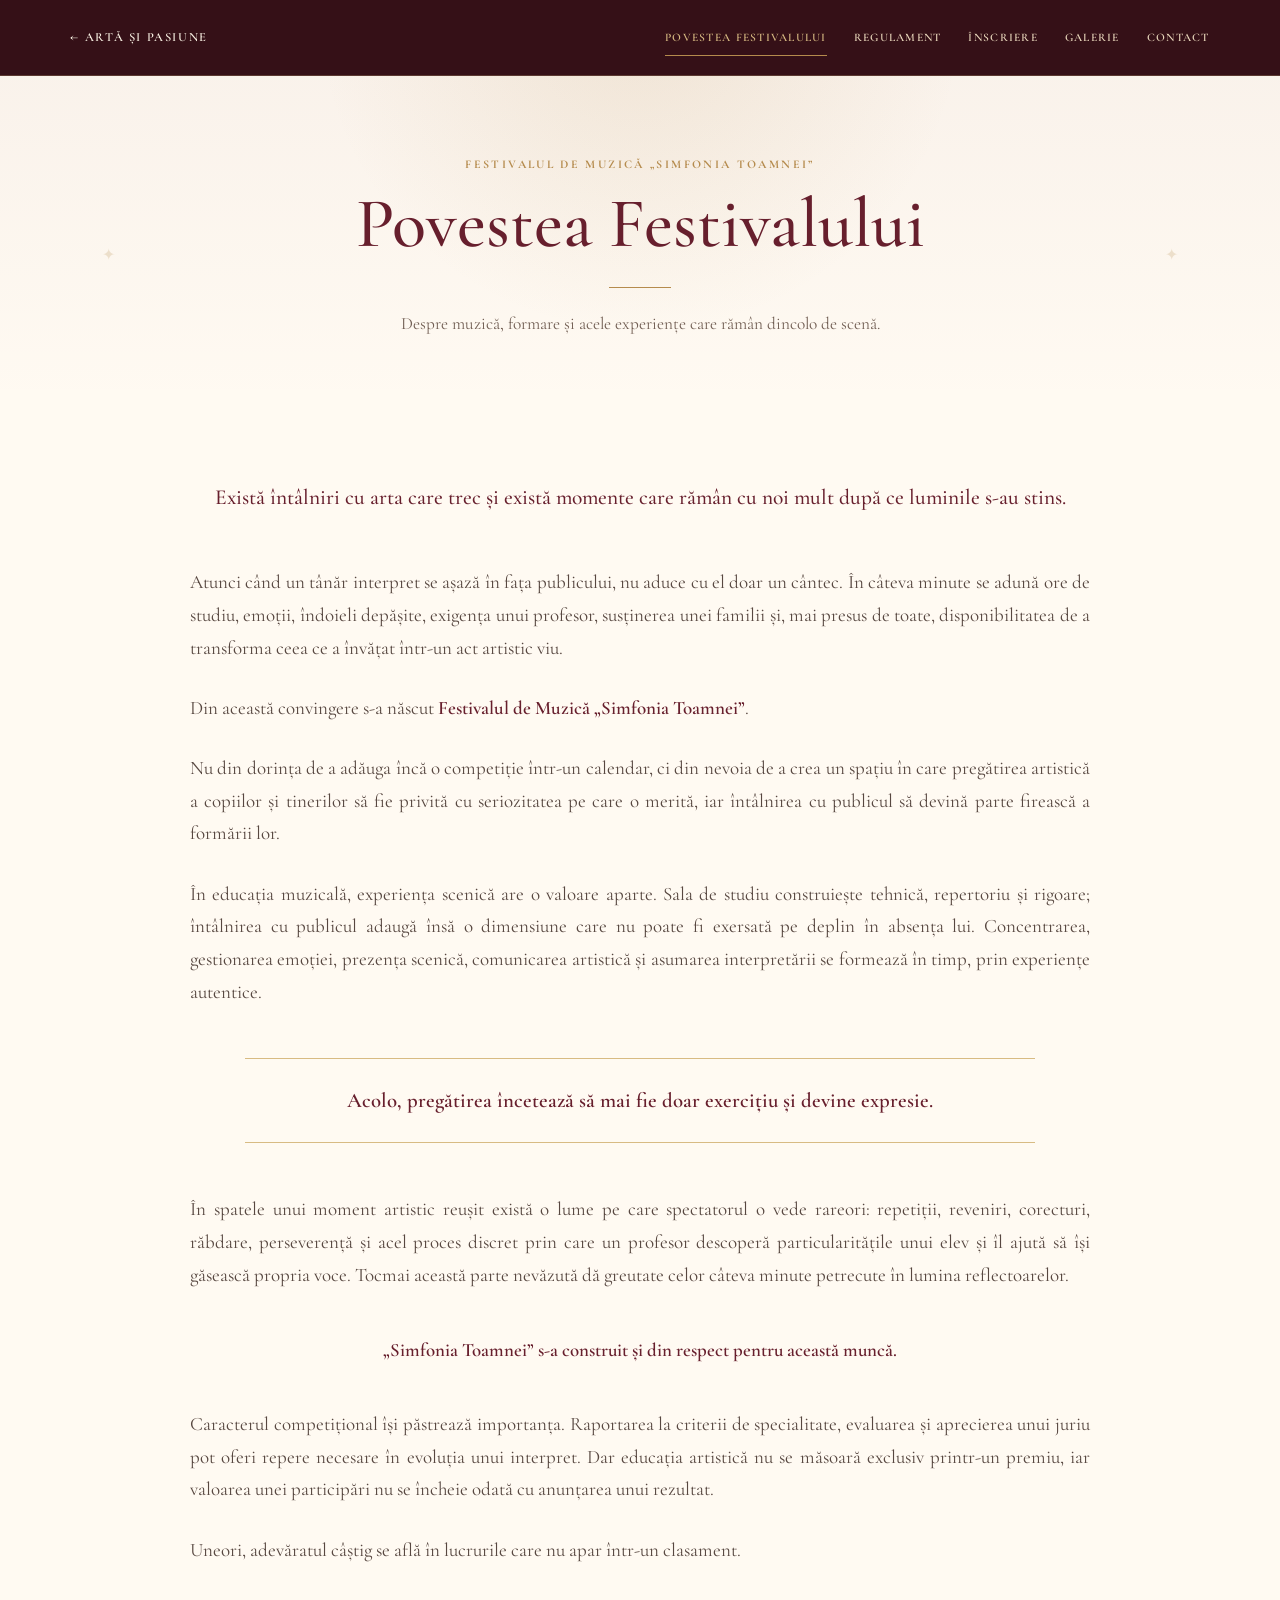
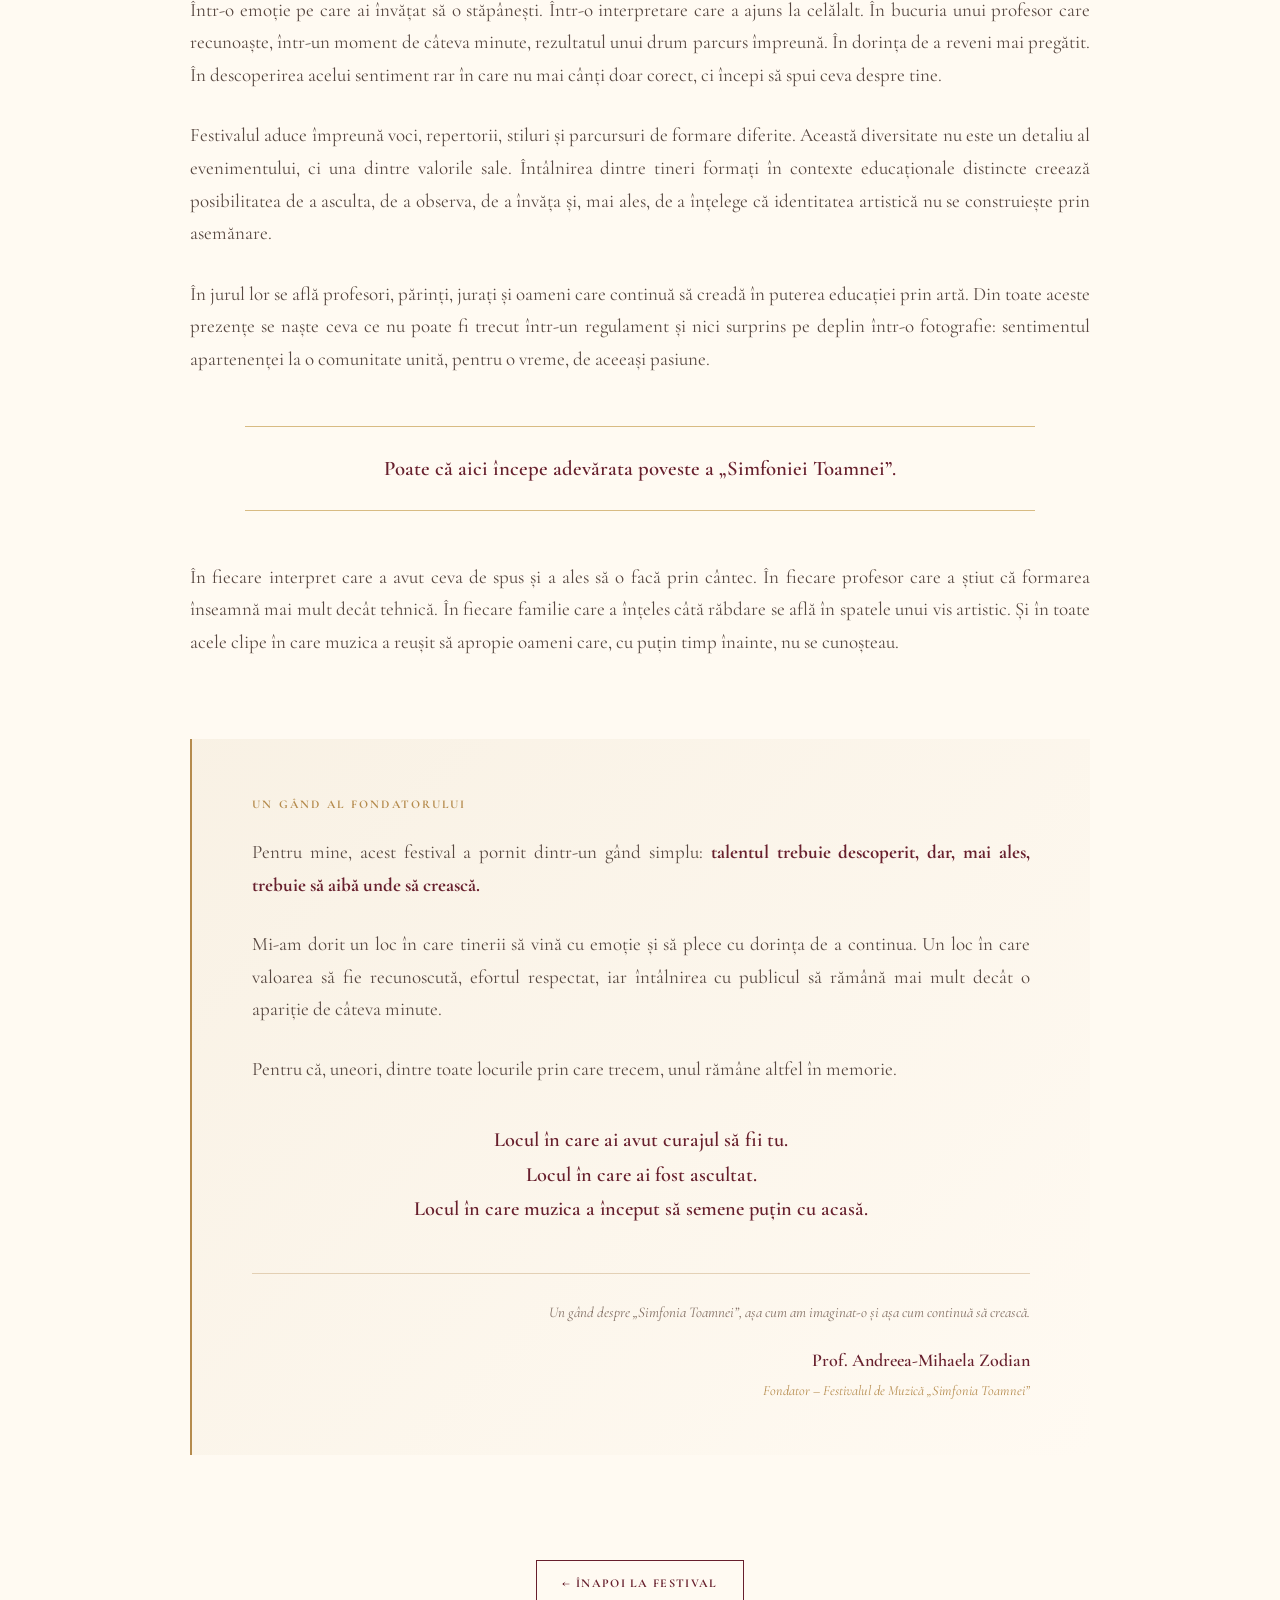
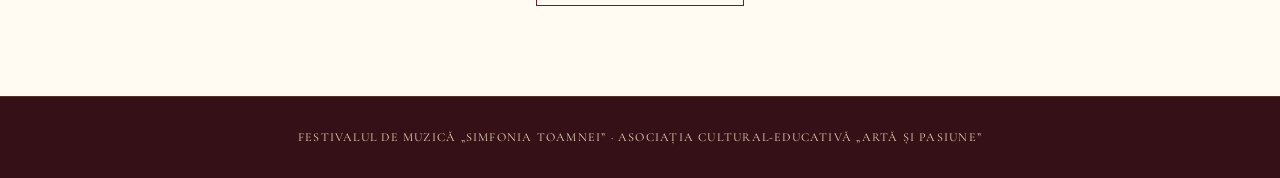
<file: proiecte/simfonia-toamnei/povestea-festivalului/index.html>
<!DOCTYPE html>
<html lang="ro">

<head>
  <meta charset="UTF-8">
  <meta name="viewport" content="width=device-width, initial-scale=1.0">

  <title>Povestea Festivalului | Simfonia Toamnei</title>

  <meta
    name="description"
    content="Povestea Festivalului de Muzică Simfonia Toamnei – despre muzică, educație artistică, experiență scenică și oamenii care dau sens festivalului."
  >

  <link rel="preconnect" href="https://fonts.googleapis.com">
  <link rel="preconnect" href="https://fonts.gstatic.com" crossorigin>

  <link
    href="https://fonts.googleapis.com/css2?family=Cormorant+Garamond:wght@400;500;600;700&display=swap"
    rel="stylesheet"
  >

  <style>

    :root {
      --ivory: #f7efe1;
      --ivory-light: #fffaf2;
      --cream: #ead8bc;
      --burgundy: #671f2d;
      --burgundy-dark: #351017;
      --gold: #b58b4d;
      --gold-light: #d8bb83;
      --brown: #513b31;
      --text: #574740;
    }

    * {
      box-sizing: border-box;
    }

    html {
      scroll-behavior: smooth;
    }

    body {
      margin: 0;
      background: #fffaf2;
      color: var(--text);
      font-family: "Cormorant Garamond", serif;
      font-size: 19px;
      line-height: 1.72;
    }

    a {
      color: inherit;
    }


    /* ==========================
       HEADER
       ========================== */

    .story-header {
      min-height: 76px;
      padding: 0 5.5%;
      background: var(--burgundy-dark);
      border-bottom: 1px solid rgba(216,187,131,.24);

      display: flex;
      align-items: center;
    }

    .story-nav {
      width: 100%;
      max-width: 1450px;
      margin: 0 auto;

      display: flex;
      align-items: center;
      justify-content: space-between;

      gap: 35px;
    }

    .brand {
      color: var(--ivory);
      text-decoration: none;
      font-size: .78rem;
      font-weight: 600;
      letter-spacing: .13em;
      white-space: nowrap;
    }

    .brand:hover {
      color: var(--gold-light);
    }

    .menu {
      display: flex;
      align-items: center;
      justify-content: flex-end;
      gap: 27px;
    }

    .menu a {
      position: relative;
      color: var(--cream);
      text-decoration: none;
      font-size: .72rem;
      font-weight: 600;
      letter-spacing: .11em;
      white-space: nowrap;
      transition: .2s ease;
    }

    .menu a:hover,
    .menu a.active {
      color: var(--gold-light);
    }

    .menu a.active::after {
      content: "";
      position: absolute;
      left: 0;
      right: 0;
      bottom: -9px;
      height: 1px;
      background: var(--gold);
    }


    /* ==========================
       HERO
       ========================== */

    .story-hero {
      position: relative;
      overflow: hidden;
      padding: 78px 20px 70px;
      text-align: center;

      background:
        radial-gradient(
          circle at 50% -20%,
          rgba(181,139,77,.14),
          transparent 43%
        ),
        linear-gradient(
          180deg,
          rgba(103,31,45,.035),
          transparent
        );
    }

    .story-hero::before,
    .story-hero::after {
      content: "✦";
      position: absolute;
      color: rgba(181,139,77,.22);
      font-size: 1rem;
    }

    .story-hero::before {
      left: 8%;
      top: 50%;
    }

    .story-hero::after {
      right: 8%;
      top: 50%;
    }

    .hero-inner {
      max-width: 920px;
      margin: 0 auto;
    }

    .eyebrow {
      display: block;
      margin-bottom: 15px;

      color: var(--gold);
      font-size: .74rem;
      font-weight: 700;
      letter-spacing: .2em;
    }

    .story-hero h1 {
      margin: 0;

      color: var(--burgundy);
      font-size: clamp(2.8rem, 5.5vw, 4.6rem);
      font-weight: 500;
      line-height: 1;
    }

    .gold-line {
      width: 62px;
      height: 1px;
      margin: 27px auto 23px;
      background: var(--gold);
    }

    .story-hero p {
      max-width: 680px;
      margin: 0 auto;

      color: #725f54;
      font-size: 1.08rem;
      line-height: 1.55;
    }


    /* ==========================
       POVESTEA
       ========================== */

    .story {
      position: relative;
      padding: 72px 24px 105px;
    }

    .story-inner {
      width: min(100%, 980px);
      margin: 0 auto;
    }

    .opening {
      max-width: 870px;
      margin: 0 auto 52px;
      text-align: center;
    }

    .opening p {
      margin: 0;
      color: var(--burgundy);
      font-size: 1.34rem;
      line-height: 1.62;
      font-weight: 500;
    }

    .story-text {
      max-width: 900px;
      margin: 0 auto;
    }

    .story-text p {
      margin: 0 0 1.45em;
      text-align: justify;
    }

    .story-text strong {
      color: var(--burgundy);
      font-weight: 600;
    }


    /* FRAZE-CHEIE */

    .statement {
      max-width: 790px;
      margin: 50px auto !important;
      padding: 26px 45px;

      border-top: 1px solid var(--gold-light);
      border-bottom: 1px solid var(--gold-light);

      color: var(--burgundy);
      text-align: center !important;
      font-size: 1.3rem;
      font-weight: 600;
      line-height: 1.5;
    }

    .soft-statement {
      max-width: 760px;
      margin: 42px auto !important;

      color: var(--burgundy);
      text-align: center !important;
      font-size: 1.18rem;
      font-weight: 600;
    }


    /* ==========================
       FONDATOR
       ========================== */

    .founder {
      position: relative;
      max-width: 900px;
      margin: 80px auto 0;
      padding: 55px 60px 52px;

      background:
        linear-gradient(
          135deg,
          rgba(247,239,225,.8),
          rgba(255,250,242,.35)
        );

      border-left: 2px solid var(--gold);
    }

    .founder-label {
      display: block;
      margin-bottom: 22px;

      color: var(--gold);
      font-size: .74rem;
      font-weight: 700;
      letter-spacing: .19em;
    }

    .founder p {
      margin: 0 0 1.4em;
      text-align: justify;
    }

    .founder strong {
      color: var(--burgundy);
    }

    .final-thought {
      margin: 38px 0 !important;
      text-align: center !important;

      color: var(--burgundy);
      font-size: 1.27rem;
      font-weight: 600;
      line-height: 1.7;
    }

    .signature {
      margin-top: 46px;
      padding-top: 28px;

      border-top: 1px solid rgba(181,139,77,.35);

      text-align: right;
    }

    .signature-note {
      display: block;
      max-width: 600px;
      margin: 0 0 22px auto;

      color: #806e63;
      font-size: .93rem;
      font-style: italic;
      line-height: 1.45;
    }

    .signature strong {
      display: block;

      color: var(--burgundy);
      font-size: 1.13rem;
      font-weight: 600;
    }

    .signature-role {
      display: block;
      margin-top: 2px;

      color: var(--gold);
      font-size: .88rem;
      font-style: italic;
    }


    /* ==========================
       ÎNAPOI
       ========================== */

    .back-area {
      padding: 0 20px 90px;
      text-align: center;
    }

    .back-button {
      display: inline-block;
      padding: 12px 25px;

      border: 1px solid var(--burgundy);

      color: var(--burgundy);
      text-decoration: none;

      font-size: .75rem;
      font-weight: 700;
      letter-spacing: .11em;

      transition: .22s ease;
    }

    .back-button:hover {
      background: var(--burgundy);
      color: #fff;
    }


    /* ==========================
       FOOTER
       ========================== */

    footer {
      padding: 30px 20px;

      background: var(--burgundy-dark);
      border-top: 1px solid rgba(216,187,131,.2);

      color: var(--cream);
      text-align: center;

      font-size: .76rem;
      letter-spacing: .1em;
    }


    /* ==========================
       TABLETĂ
       ========================== */

    @media (max-width: 900px) {

      .story-header {
        padding: 18px 5%;
      }

      .story-nav {
        flex-direction: column;
        gap: 15px;
      }

      .menu {
        flex-wrap: wrap;
        justify-content: center;
        gap: 13px 20px;
      }

      .story-hero {
        padding: 60px 20px 58px;
      }

      .founder {
        padding: 45px 38px;
      }

    }


    /* ==========================
       TELEFON
       ========================== */

    @media (max-width: 600px) {

      body {
        font-size: 17px;
      }

      .story-header {
        padding: 17px 18px;
      }

      .brand {
        font-size: .72rem;
      }

      .menu {
        gap: 11px 15px;
      }

      .menu a {
        font-size: .65rem;
      }

      .story-hero {
        padding: 52px 20px;
      }

      .story-hero::before,
      .story-hero::after {
        display: none;
      }

      .story-hero h1 {
        font-size: 3rem;
      }

      .story {
        padding: 55px 21px 75px;
      }

      .opening {
        margin-bottom: 38px;
      }

      .opening p {
        font-size: 1.2rem;
      }

      .story-text p,
      .founder p {
        text-align: left;
      }

      .statement {
        padding: 23px 10px;
        margin: 40px auto !important;
      }

      .founder {
        margin-top: 60px;
        padding: 38px 25px;
      }

      .final-thought {
        text-align: center !important;
      }

      .signature {
        text-align: left;
      }

      .signature-note {
        margin-left: 0;
      }

    }

  </style>
</head>


<body>


  <!-- ==========================
       MENIU
       ========================== -->

  <header class="story-header">

    <nav class="story-nav">

      <a
        href="../../../index.html"
        class="brand"
      >
        ← ARTĂ ȘI PASIUNE
      </a>


      <div class="menu">

        <a
          href="./"
          class="active"
        >
          POVESTEA FESTIVALULUI
        </a>

        <a href="../regulament/">
          REGULAMENT
        </a>

        <a
          href="https://script.google.com/macros/s/AKfycby_QXCn2REofESMl2-l_UkqR5743ICxMKQcRZTccHNRngPQvbV6YHZo6IT5S9nXuLGl/exec"
        >
          ÎNSCRIERE
        </a>

        <a href="../galerie/">
          GALERIE
        </a>

        <a href="../../../contact/">
          CONTACT
        </a>

      </div>

    </nav>

  </header>


  <!-- ==========================
       HERO
       ========================== -->

  <section class="story-hero">

    <div class="hero-inner">

      <span class="eyebrow">
        FESTIVALUL DE MUZICĂ „SIMFONIA TOAMNEI”
      </span>

      <h1>
        Povestea Festivalului
      </h1>

      <div class="gold-line"></div>

      <p>
        Despre muzică, formare și acele experiențe
        care rămân dincolo de scenă.
      </p>

    </div>

  </section>


  <!-- ==========================
       CONȚINUT
       ========================== -->

  <main class="story">

    <div class="story-inner">


      <div class="opening">

        <p>
          Există întâlniri cu arta care trec și există momente
          care rămân cu noi mult după ce luminile s-au stins.
        </p>

      </div>


      <div class="story-text">

        <p>
          Atunci când un tânăr interpret se așază în fața publicului,
          nu aduce cu el doar un cântec. În câteva minute se adună
          ore de studiu, emoții, îndoieli depășite, exigența unui
          profesor, susținerea unei familii și, mai presus de toate,
          disponibilitatea de a transforma ceea ce a învățat într-un
          act artistic viu.
        </p>


        <p>
          Din această convingere s-a născut
          <strong>Festivalul de Muzică „Simfonia Toamnei”</strong>.
        </p>


        <p>
          Nu din dorința de a adăuga încă o competiție într-un calendar,
          ci din nevoia de a crea un spațiu în care pregătirea artistică
          a copiilor și tinerilor să fie privită cu seriozitatea pe care
          o merită, iar întâlnirea cu publicul să devină parte firească
          a formării lor.
        </p>


        <p>
          În educația muzicală, experiența scenică are o valoare aparte.
          Sala de studiu construiește tehnică, repertoriu și rigoare;
          întâlnirea cu publicul adaugă însă o dimensiune care nu poate
          fi exersată pe deplin în absența lui. Concentrarea, gestionarea
          emoției, prezența scenică, comunicarea artistică și asumarea
          interpretării se formează în timp, prin experiențe autentice.
        </p>


        <p class="statement">
          Acolo, pregătirea încetează să mai fie doar exercițiu
          și devine expresie.
        </p>


        <p>
          În spatele unui moment artistic reușit există o lume pe care
          spectatorul o vede rareori: repetiții, reveniri, corecturi,
          răbdare, perseverență și acel proces discret prin care un
          profesor descoperă particularitățile unui elev și îl ajută
          să își găsească propria voce. Tocmai această parte nevăzută
          dă greutate celor câteva minute petrecute în lumina
          reflectoarelor.
        </p>


        <p class="soft-statement">
          „Simfonia Toamnei” s-a construit și din respect pentru această muncă.
        </p>


        <p>
          Caracterul competițional își păstrează importanța. Raportarea
          la criterii de specialitate, evaluarea și aprecierea unui juriu
          pot oferi repere necesare în evoluția unui interpret. Dar
          educația artistică nu se măsoară exclusiv printr-un premiu,
          iar valoarea unei participări nu se încheie odată cu anunțarea
          unui rezultat.
        </p>


        <p>
          Uneori, adevăratul câștig se află în lucrurile care nu apar
          într-un clasament.
        </p>


        <p>
          Într-o emoție pe care ai învățat să o stăpânești. Într-o
          interpretare care a ajuns la celălalt. În bucuria unui profesor
          care recunoaște, într-un moment de câteva minute, rezultatul
          unui drum parcurs împreună. În dorința de a reveni mai pregătit.
          În descoperirea acelui sentiment rar în care nu mai cânți doar
          corect, ci începi să spui ceva despre tine.
        </p>


        <p>
          Festivalul aduce împreună voci, repertorii, stiluri și parcursuri
          de formare diferite. Această diversitate nu este un detaliu al
          evenimentului, ci una dintre valorile sale. Întâlnirea dintre
          tineri formați în contexte educaționale distincte creează
          posibilitatea de a asculta, de a observa, de a învăța și,
          mai ales, de a înțelege că identitatea artistică nu se
          construiește prin asemănare.
        </p>


        <p>
          În jurul lor se află profesori, părinți, jurați și oameni care
          continuă să creadă în puterea educației prin artă. Din toate
          aceste prezențe se naște ceva ce nu poate fi trecut într-un
          regulament și nici surprins pe deplin într-o fotografie:
          sentimentul apartenenței la o comunitate unită, pentru o vreme,
          de aceeași pasiune.
        </p>


        <p class="statement">
          Poate că aici începe adevărata poveste a „Simfoniei Toamnei”.
        </p>


        <p>
          În fiecare interpret care a avut ceva de spus și a ales să o
          facă prin cântec. În fiecare profesor care a știut că formarea
          înseamnă mai mult decât tehnică. În fiecare familie care a
          înțeles câtă răbdare se află în spatele unui vis artistic.
          Și în toate acele clipe în care muzica a reușit să apropie
          oameni care, cu puțin timp înainte, nu se cunoșteau.
        </p>

      </div>


      <!-- ==========================
           MESAJUL FONDATORULUI
           ========================== -->

      <section class="founder">

        <span class="founder-label">
          UN GÂND AL FONDATORULUI
        </span>


        <p>
          Pentru mine, acest festival a pornit dintr-un gând simplu:
          <strong>
            talentul trebuie descoperit, dar, mai ales, trebuie să
            aibă unde să crească.
          </strong>
        </p>


        <p>
          Mi-am dorit un loc în care tinerii să vină cu emoție și să
          plece cu dorința de a continua. Un loc în care valoarea să
          fie recunoscută, efortul respectat, iar întâlnirea cu publicul
          să rămână mai mult decât o apariție de câteva minute.
        </p>


        <p>
          Pentru că, uneori, dintre toate locurile prin care trecem,
          unul rămâne altfel în memorie.
        </p>


        <p class="final-thought">
          Locul în care ai avut curajul să fii tu.<br>
          Locul în care ai fost ascultat.<br>
          Locul în care muzica a început să semene puțin cu acasă.
        </p>


        <div class="signature">

          <span class="signature-note">
            Un gând despre „Simfonia Toamnei”, așa cum am imaginat-o
            și așa cum continuă să crească.
          </span>

          <strong>
            Prof. Andreea-Mihaela Zodian
          </strong>

          <span class="signature-role">
            Fondator – Festivalul de Muzică „Simfonia Toamnei”
          </span>

        </div>

      </section>

    </div>

  </main>


  <div class="back-area">

    <a
      href="../"
      class="back-button"
    >
      ← ÎNAPOI LA FESTIVAL
    </a>

  </div>


  <footer>
    FESTIVALUL DE MUZICĂ „SIMFONIA TOAMNEI”
    · ASOCIAȚIA CULTURAL-EDUCATIVĂ „ARTĂ ȘI PASIUNE”
  </footer>


</body>
</html>
</file>
<file: css/style.css>
/* ==========================================================
   ARTĂ ȘI PASIUNE — SITE PRINCIPAL
   ========================================================== */

:root {
  --burgundy: #5a1825;
  --burgundy-dark: #351018;
  --ivory: #f7f0e5;
  --cream: #eee0cc;
  --gold: #b69a68;
  --text: #4c3936;
}


/* ==========================================================
   RESET
   ========================================================== */

* {
  margin: 0;
  padding: 0;
  box-sizing: border-box;
}

html {
  scroll-behavior: smooth;
}

body {
  overflow-x: hidden;
  font-family: "Cormorant Garamond", Georgia, serif;
  background: var(--ivory);
  color: var(--burgundy-dark);
}


/* ==========================================================
   HERO
   ========================================================== */

.hero {
  position: relative;
  min-height: 100vh;

  background-image: url("../imagini/hero.png");
  background-size: cover;
  background-position: center;
  background-repeat: no-repeat;

  overflow: hidden;
}

.hero-overlay {
  position: absolute;
  inset: 0;

  background:
    linear-gradient(
      90deg,
      rgba(24, 10, 10, 0.58) 0%,
      rgba(24, 10, 10, 0.35) 38%,
      rgba(24, 10, 10, 0.08) 70%,
      rgba(24, 10, 10, 0.04) 100%
    );

  z-index: 1;
}


/* ==========================================================
   MENIU
   ========================================================== */

.navbar {
  position: absolute;
  top: 0;
  left: 0;

  width: 100%;
  height: 92px;

  padding: 0 6%;

  display: flex;
  align-items: center;
  justify-content: space-between;

  background: rgba(247, 240, 229, 0.93);

  border-bottom:
    1px solid rgba(90, 24, 37, 0.16);

  z-index: 10;
}

.logo-link {
  display: flex;
  align-items: center;
}

.logo {
  width: 135px;
  height: auto;
  display: block;
}

.menu {
  display: flex;
  align-items: center;
  gap: 38px;
}

.menu a {
  position: relative;

  text-decoration: none;

  color: var(--burgundy-dark);

  font-size: 16px;
  font-weight: 600;

  letter-spacing: 1.4px;

  transition: opacity 0.25s ease;
}

.menu a::after {
  content: "";

  position: absolute;

  left: 50%;
  bottom: -8px;

  width: 0;
  height: 1px;

  background: var(--burgundy);

  transform: translateX(-50%);

  transition: width 0.3s ease;
}

.menu a:hover {
  opacity: 0.72;
}

.menu a:hover::after {
  width: 100%;
}


/* ==========================================================
   TEXT HERO
   ========================================================== */

.hero-content {
  position: relative;

  z-index: 3;

  min-height: 100vh;

  display: flex;
  flex-direction: column;

  justify-content: center;
  align-items: flex-start;

  padding: 120px 8% 50px;

  max-width: 950px;

  color: var(--ivory);
}

.hero-small {
  margin-bottom: 14px;

  font-size:
    clamp(14px, 1.2vw, 18px);

  font-weight: 500;

  letter-spacing: 4px;
}

.hero-title {
  font-size:
    clamp(3.2rem, 6vw, 6.5rem);

  font-weight: 400;

  line-height: 1;

  letter-spacing: 0.04em;

  white-space: nowrap;

  text-shadow:
    0 3px 20px rgba(0, 0, 0, 0.22);
}

.hero-tagline {
  margin-top: 20px;

  font-size:
    clamp(1.5rem, 2.5vw, 2.5rem);

  font-weight: 400;
  font-style: italic;

  letter-spacing: 0.02em;

  color: #f5e5c9;

  text-shadow:
    0 2px 12px rgba(0, 0, 0, 0.25);
}


/* ==========================================================
   DESPRE NOI
   ========================================================== */

.about {
  position: relative;

  padding: 120px 7% 125px;

  background:
    radial-gradient(
      circle at 86% 45%,
      rgba(182, 154, 104, 0.13),
      transparent 30%
    ),
    linear-gradient(
      180deg,
      #f7f0e5 0%,
      #f3e8d8 100%
    );
}

.about-container {
  width: min(100%, 1350px);

  margin: 0 auto;

  display: grid;

  grid-template-columns:
    1.05fr 0.95fr;

  gap: 85px;

  align-items: center;
}

.about-content {
  max-width: 690px;
}

.about-content h2 {
  color: var(--burgundy);

  font-size:
    clamp(48px, 5vw, 72px);

  font-weight: 400;

  line-height: 1;
}

.about-motto {
  margin-top: 18px;

  color: var(--burgundy);

  font-size:
    clamp(20px, 2vw, 27px);

  font-style: italic;

  line-height: 1.3;
}

.about-line {
  width: 78px;
  height: 1px;

  margin: 27px 0 30px;

  background: var(--gold);
}


/* TEXT DESPRE NOI — JUSTIFICAT */

.about-content > p,
.about-more p {
  margin-bottom: 18px;

  color: var(--text);

  font-size: 18px;

  line-height: 1.7;

  text-align: justify;
  text-justify: inter-word;
  hyphens: auto;
}

.about-more {
  max-height: 0;

  overflow: hidden;

  opacity: 0;

  transition:
    max-height 0.7s ease,
    opacity 0.5s ease,
    margin 0.5s ease;
}

.about-more.open {
  max-height: 1200px;

  opacity: 1;

  margin-top: 5px;
}

.read-more-btn {
  margin-top: 14px;

  padding: 10px 0 8px;

  display: inline-flex;

  align-items: center;

  gap: 13px;

  border: 0;

  border-bottom:
    1px solid var(--gold);

  background: transparent;

  color: var(--burgundy);

  font-family:
    "Cormorant Garamond",
    Georgia,
    serif;

  font-size: 12px;
  font-weight: 600;

  letter-spacing: 2px;

  cursor: pointer;
}

.read-arrow {
  font-size: 17px;
}

.about-visual {
  position: relative;

  display: flex;

  justify-content: center;
}

.about-image-frame {
  position: relative;

  width: min(100%, 570px);

  padding: 14px;

  border:
    1px solid rgba(182, 154, 104, 0.42);
}

.about-image-frame::before {
  content: "";

  position: absolute;

  top: -18px;
  right: -18px;

  width: 70%;
  height: 70%;

  border-top:
    1px solid rgba(90, 24, 37, 0.24);

  border-right:
    1px solid rgba(90, 24, 37, 0.24);

  pointer-events: none;
}

.about-image-frame img {
  width: 100%;
  height: auto;

  display: block;
}


/* ==========================================================
   PROIECTELE NOASTRE
   ========================================================== */

.projects {
  position: relative;

  padding: 115px 7% 125px;

  overflow: hidden;

  background:
    linear-gradient(
      180deg,
      #f3e8d8 0%,
      #ead8bd 100%
    );
}


/* tranziție discretă din Despre noi */

.projects::before {
  content: "";

  position: absolute;

  top: 0;
  left: 50%;

  width: min(86%, 1200px);
  height: 1px;

  transform: translateX(-50%);

  background:
    linear-gradient(
      90deg,
      transparent,
      rgba(182, 154, 104, 0.50),
      transparent
    );
}


/* element decorativ foarte discret */

.projects::after {
  content: "♪";

  position: absolute;

  right: 5%;
  bottom: -80px;

  color:
    rgba(90, 24, 37, 0.035);

  font-size: 360px;

  line-height: 1;

  pointer-events: none;
}

.projects-container {
  position: relative;

  z-index: 2;

  width: min(100%, 1350px);

  margin: 0 auto;
}

.projects-heading {
  margin-bottom: 50px;

  text-align: center;
}

.projects-small {
  display: block;

  margin-bottom: 12px;

  color: var(--gold);

  font-size: 11px;
  font-weight: 600;

  letter-spacing: 4px;
}

.projects-heading h2 {
  color: var(--burgundy);

  font-size:
    clamp(48px, 5vw, 70px);

  font-weight: 400;

  line-height: 1;
}

.projects-line {
  width: 70px;
  height: 1px;

  margin: 27px auto 0;

  background: var(--gold);
}


/* ==========================================================
   CARD SIMFONIA TOAMNEI
   ========================================================== */

.project-card {
  position: relative;

  width: min(100%, 1180px);
  min-height: 230px;

  margin: 0 auto;

  padding: 55px 65px;

  display: flex;

  align-items: center;

  text-decoration: none;

  overflow: hidden;

  background:
    linear-gradient(
      115deg,
      rgba(53, 16, 24, 0.98),
      rgba(90, 24, 37, 0.94)
    );

  border:
    1px solid rgba(182, 154, 104, 0.48);

  box-shadow:
    0 20px 55px rgba(65, 32, 26, 0.10);

  transition:
    transform 0.35s ease,
    box-shadow 0.35s ease;
}


/* lumină caldă foarte subtilă */

.project-card::before {
  content: "";

  position: absolute;

  width: 440px;
  height: 440px;

  right: -100px;
  top: -170px;

  border-radius: 50%;

  background:
    radial-gradient(
      circle,
      rgba(215, 186, 131, 0.16),
      transparent 67%
    );

  pointer-events: none;
}


/* nota decorativă */

.project-card::after {
  content: "♫";

  position: absolute;

  right: 6%;
  top: 50%;

  transform:
    translateY(-50%)
    rotate(-8deg);

  color:
    rgba(247, 240, 229, 0.055);

  font-size: 170px;

  line-height: 1;

  pointer-events: none;
}

.project-card:hover {
  transform:
    translateY(-5px);

  box-shadow:
    0 28px 70px
    rgba(65, 32, 26, 0.16);
}

.project-content {
  position: relative;

  z-index: 3;

  width: 100%;
}

.project-content h3 {
  max-width: 1000px;

  color: var(--ivory);

  font-size:
    clamp(24px, 2.5vw, 37px);

  font-weight: 400;

  line-height: 1.25;

  letter-spacing: 0.025em;

  white-space: nowrap;
}

.project-link {
  margin-top: 28px;

  display: inline-flex;

  align-items: center;

  gap: 12px;

  padding-bottom: 7px;

  color: #d8bb83;

  border-bottom:
    1px solid rgba(216, 187, 131, 0.65);

  font-size: 11px;
  font-weight: 600;

  letter-spacing: 2px;
}

.project-arrow {
  font-size: 17px;

  transition:
    transform 0.3s ease;
}

.project-card:hover .project-arrow {
  transform:
    translateX(7px);
}


/* ==========================================================
   SECȚIUNI VIITOARE
   ========================================================== */

#galerie,
#contact {
  scroll-margin-top: 90px;
}


/* ==========================================================
   TABLETĂ
   ========================================================== */

@media (max-width: 1050px) {

  .about-container {
    grid-template-columns: 1fr;

    gap: 60px;
  }

  .about-content {
    max-width: 850px;
  }

  .about-visual {
    justify-content: flex-start;
  }

  .project-content h3 {
    white-space: normal;
  }

}


/* ==========================================================
   TELEFON / TABLETĂ MICĂ
   ========================================================== */

@media (max-width: 800px) {

  .navbar {
    height: 78px;

    padding: 0 5%;
  }

  .logo {
    width: 100px;
  }

  .menu {
    gap: 14px;
  }

  .menu a {
    font-size: 11px;

    letter-spacing: 0.5px;
  }

  .hero {
    min-height: 92vh;

    background-position:
      57% center;
  }

  .hero-content {
    min-height: 92vh;

    padding:
      110px 7% 40px;

    max-width: 95%;
  }

  .hero-small {
    letter-spacing: 2px;
  }

  .hero-title {
    white-space: normal;
  }

  .about {
    padding:
      90px 7%;
  }

  .projects {
    padding:
      85px 7% 95px;
  }

  .project-card {
    min-height: 250px;

    padding:
      45px 38px;
  }

  .project-content h3 {
    font-size: 28px;

    white-space: normal;
  }

}


/* ==========================================================
   TELEFOANE MICI
   ========================================================== */

@media (max-width: 520px) {

  .navbar {
    height: auto;

    min-height: 72px;
  }

  .logo {
    width: 82px;
  }

  .menu {
    gap: 9px;
  }

  .menu a {
    font-size: 9px;
  }

  .hero-title {
    font-size: 50px;
  }

  .hero-tagline {
    font-size: 28px;
  }

  .about-content > p,
  .about-more p {
    font-size: 17px;
  }

  .about-image-frame {
    padding: 9px;
  }

  .project-card {
    min-height: 270px;

    padding:
      38px 27px;
  }

  .project-content h3 {
    font-size: 25px;

    line-height: 1.3;
  }

  .project-link {
    font-size: 10px;

    letter-spacing: 1.5px;
  }

}


/* ==========================================================
   REDUCERE ANIMAȚII
   ========================================================== */

@media (prefers-reduced-motion: reduce) {

  html {
    scroll-behavior: auto;
  }

  .project-card,
  .project-arrow {
    transition: none;
  }

}


/* ==========================================================
   FOOTER INSTITUȚIONAL
   ========================================================== */

.main-footer {
  position: relative;
  width: 100%;

  padding: 58px 7% 30px;

  background:
    radial-gradient(
      circle at 15% 20%,
      rgba(182, 154, 104, 0.08),
      transparent 30%
    ),
    linear-gradient(
      135deg,
      #351018 0%,
      #46141f 55%,
      #351018 100%
    );

  color: rgba(247, 240, 229, 0.78);

  overflow: hidden;
}


/* linie aurie foarte fină sus */

.main-footer::before {
  content: "";

  position: absolute;

  top: 0;
  left: 50%;

  width: 86%;
  height: 1px;

  transform: translateX(-50%);

  background:
    linear-gradient(
      90deg,
      transparent,
      rgba(182, 154, 104, 0.75),
      transparent
    );
}

.footer-inner {
  width: min(100%, 1250px);
  margin: 0 auto;
}


/* ==================== TITLU ==================== */

.footer-heading {
  margin-bottom: 27px;
}

.footer-label {
  display: inline-flex;
  align-items: center;
  gap: 14px;

  color: #c6aa77;

  font-size: 10px;
  font-weight: 600;

  letter-spacing: 3px;
}

.footer-label::before {
  content: "";

  width: 31px;
  height: 1px;

  background: #b69a68;
}


/* ==================== LINKURI ==================== */

.footer-links {
  display: flex;
  align-items: center;
  flex-wrap: wrap;

  gap: 13px 0;
}

.footer-links a {
  position: relative;

  padding: 0 23px;

  color: rgba(247, 240, 229, 0.86);

  text-decoration: none;

  font-family:
    "Cormorant Garamond",
    Georgia,
    serif;

  font-size: 16px;
  font-weight: 400;

  transition:
    color 0.25s ease;
}

.footer-links a:first-child {
  padding-left: 0;
}

.footer-links a:not(:last-child)::after {
  content: "";

  position: absolute;

  right: 0;
  top: 50%;

  width: 1px;
  height: 12px;

  transform: translateY(-50%);

  background:
    rgba(182, 154, 104, 0.32);
}

.footer-links a::before {
  content: "";

  position: absolute;

  left: 23px;
  bottom: -7px;

  width: 0;
  height: 1px;

  background: #c6aa77;

  transition: width 0.3s ease;
}

.footer-links a:first-child::before {
  left: 0;
}

.footer-links a:hover {
  color: #ffffff;
}

.footer-links a:hover::before {
  width: calc(100% - 46px);
}

.footer-links a:first-child:hover::before {
  width: calc(100% - 23px);
}


/* ==================== LINIE ==================== */

.footer-divider {
  width: 100%;
  height: 1px;

  margin: 39px 0 25px;

  background:
    rgba(247, 240, 229, 0.12);
}


/* ==================== COPYRIGHT ==================== */

.footer-bottom {
  display: flex;
  align-items: center;
  justify-content: space-between;

  gap: 30px;

  color:
    rgba(247, 240, 229, 0.52);

  font-size: 11px;

  letter-spacing: 0.8px;
}

.footer-location {
  white-space: nowrap;

  color:
    rgba(198, 170, 119, 0.72);

  text-transform: uppercase;

  letter-spacing: 1.5px;
}


/* ==========================================================
   FOOTER — TELEFON / TABLETĂ
   ========================================================== */

@media (max-width: 800px) {

  .main-footer {
    padding:
      48px 7% 28px;
  }

  .footer-links {
    flex-direction: column;
    align-items: flex-start;

    gap: 14px;
  }

  .footer-links a {
    padding: 0;
  }

  .footer-links a:not(:last-child)::after {
    display: none;
  }

  .footer-links a::before,
  .footer-links a:first-child::before {
    left: 0;
  }

  .footer-links a:hover::before,
  .footer-links a:first-child:hover::before {
    width: 100%;
  }

  .footer-divider {
    margin:
      32px 0 22px;
  }

  .footer-bottom {
    flex-direction: column;
    align-items: flex-start;

    gap: 9px;

    line-height: 1.5;
  }

}
</file>
<file: proiecte/simfonia-toamnei/style.css>
/* ==========================================================
   SIMFONIA TOAMNEI — EDIȚIA VI
   ========================================================== */

:root {
  --ivory: #f7efe1;
  --cream: #ead8bc;
  --cream-light: #fffaf2;

  --burgundy: #671f2d;
  --burgundy-dark: #351017;

  --rust: #a6532f;
  --gold: #b58b4d;
  --gold-light: #d8bb83;

  --brown: #513b31;
  --text: #574740;
}


/* ==========================================================
   RESET
   ========================================================== */

* {
  margin: 0;
  padding: 0;
  box-sizing: border-box;
}

html {
  scroll-behavior: smooth;
}

body {
  overflow-x: hidden;

  background: var(--ivory);
  color: var(--text);

  font-family: "Cormorant Garamond", Georgia, serif;
}


/* ==========================================================
   MENIU
   ========================================================== */

.festival-header {
  position: absolute;

  top: 0;
  left: 0;

  width: 100%;

  z-index: 100;
}

.festival-nav {
  height: 82px;

  padding: 0 5.5%;

  display: flex;
  align-items: center;
  justify-content: space-between;

  background: rgba(250, 244, 234, 0.90);

  border-bottom:
    1px solid rgba(103, 31, 45, 0.12);

  backdrop-filter: blur(10px);
}

.back-home {
  color: var(--burgundy);

  text-decoration: none;

  font-size: 14px;
  font-weight: 600;

  letter-spacing: 2.5px;
}

.festival-menu {
  display: flex;

  align-items: center;

  gap: 38px;
}

.festival-menu a {
  position: relative;

  color: var(--burgundy-dark);

  text-decoration: none;

  font-size: 13px;
  font-weight: 600;

  letter-spacing: 1.3px;
}

.festival-menu a::after {
  content: "";

  position: absolute;

  left: 50%;
  bottom: -8px;

  width: 0;
  height: 1px;

  background: var(--rust);

  transform: translateX(-50%);

  transition: width 0.3s ease;
}

.festival-menu a:hover::after {
  width: 100%;
}


/* ==========================================================
   HERO — FUNDAL FESTIVAL
   ========================================================== */

.festival-hero {
  position: relative;

  min-height: 100vh;

  display: flex;

  align-items: center;
  justify-content: center;

  overflow: hidden;

  background-image:
    url("imagini/fundal-festival.png");

  background-size: cover;

  background-position: center center;

  background-repeat: no-repeat;
}


/* peliculă foarte discretă pentru integrarea siglei */

.festival-hero::before {
  content: "";

  position: absolute;

  inset: 0;

  z-index: 1;

  background:
    radial-gradient(
      circle at center,
      rgba(255, 247, 231, 0.12) 0%,
      rgba(255, 247, 231, 0.04) 37%,
      rgba(76, 37, 23, 0.03) 100%
    );

  pointer-events: none;
}


/* tranziție către zona următoare */

.festival-hero::after {
  content: "";

  position: absolute;

  left: 0;
  right: 0;
  bottom: 0;

  height: 90px;

  z-index: 3;

  background:
    linear-gradient(
      to bottom,
      rgba(247, 239, 225, 0),
      rgba(247, 239, 225, 0.94)
    );

  pointer-events: none;
}


/* ==========================================================
   CONȚINUT CENTRAL
   ========================================================== */

.festival-hero-content {
  position: relative;

  z-index: 10;

  width: min(92%, 760px);

  padding-top: 82px;

  display: flex;
  flex-direction: column;

  align-items: center;

  text-align: center;
}


/* ==========================================================
   LOGO ORIGINAL
   ========================================================== */

.festival-logo {
  width: min(39vw, 430px);

  height: auto;

  display: block;

  margin: 0 auto;

  filter:
    drop-shadow(
      0 8px 20px rgba(67, 32, 18, 0.12)
    );
}


/* ==========================================================
   EDIȚIA
   ========================================================== */

.edition-label {
  margin-top: 8px;

  padding: 7px 16px;

  color: var(--burgundy);

  background:
    rgba(255, 248, 235, 0.46);

  border-radius: 30px;

  font-size: 13px;
  font-weight: 600;

  letter-spacing: 3.8px;

  backdrop-filter: blur(3px);
}


/* ==========================================================
   DESCOPERĂ FESTIVALUL
   ========================================================== */

.discover-button {
  margin-top: 25px;

  padding: 10px 4px 8px;

  display: inline-flex;

  align-items: center;

  gap: 12px;

  color: var(--burgundy);

  text-decoration: none;

  border-bottom:
    1px solid rgba(103, 31, 45, 0.55);

  font-size: 12px;
  font-weight: 700;

  letter-spacing: 2.2px;

  transition:
    gap 0.3s ease,
    color 0.3s ease;
}

.discover-button:hover {
  gap: 19px;

  color: var(--rust);
}

.discover-button span {
  font-size: 17px;

  animation:
    arrowFloat 1.8s ease-in-out infinite;
}

@keyframes arrowFloat {

  0%,
  100% {
    transform: translateY(0);
  }

  50% {
    transform: translateY(5px);
  }

}


/* ==========================================================
   NOTE DIN HTML
   Nu le mai afișăm.
   Imaginea de fundal are deja elemente muzicale.
   ========================================================== */

.music-note {
  display: none;
}


/* ==========================================================
   FRUNZE ANIMATE
   ========================================================== */

.leaves {
  position: absolute;

  inset: 0;

  z-index: 5;

  overflow: hidden;

  pointer-events: none;
}

.leaf {
  position: absolute;

  top: -12%;

  display: block;

  opacity: 0;

  font-size: 20px;

  filter:
    saturate(0.65)
    sepia(0.18);

  animation:
    leafFall linear infinite;
}

.leaf-1 {
  left: 8%;

  font-size: 18px;

  animation-duration: 19s;
  animation-delay: -8s;
}

.leaf-2 {
  left: 24%;

  font-size: 13px;

  animation-duration: 24s;
  animation-delay: -17s;
}

.leaf-3 {
  left: 42%;

  font-size: 16px;

  animation-duration: 22s;
  animation-delay: -5s;
}

.leaf-4 {
  left: 64%;

  font-size: 14px;

  animation-duration: 25s;
  animation-delay: -19s;
}

.leaf-5 {
  left: 81%;

  font-size: 18px;

  animation-duration: 21s;
  animation-delay: -11s;
}

.leaf-6 {
  left: 94%;

  font-size: 13px;

  animation-duration: 26s;
  animation-delay: -3s;
}

@keyframes leafFall {

  0% {
    transform:
      translate3d(0, -10vh, 0)
      rotate(0deg);

    opacity: 0;
  }

  12% {
    opacity: 0.45;
  }

  32% {
    transform:
      translate3d(35px, 30vh, 0)
      rotate(105deg);
  }

  58% {
    transform:
      translate3d(-22px, 58vh, 0)
      rotate(220deg);
  }

  82% {
    transform:
      translate3d(38px, 84vh, 0)
      rotate(325deg);

    opacity: 0.38;
  }

  100% {
    transform:
      translate3d(-10px, 112vh, 0)
      rotate(430deg);

    opacity: 0;
  }

}


/* ==========================================================
   ZONA DE ACCES RAPID
   ========================================================== */

.quick-access {
  position: relative;

  padding: 72px 5% 88px;

  background:
    linear-gradient(
      180deg,
      #f7efe1 0%,
      #f3e6d3 100%
    );
}

.quick-heading {
  max-width: 720px;

  margin: 0 auto 45px;

  text-align: center;
}

.quick-heading > span {
  display: block;

  margin-bottom: 9px;

  color: var(--gold);

  font-size: 11px;
  font-weight: 600;

  letter-spacing: 4px;
}

.quick-heading h1 {
  color: var(--burgundy);

  font-size:
    clamp(40px, 4vw, 58px);

  font-weight: 500;

  line-height: 1;
}

.quick-heading p {
  margin-top: 14px;

  color: var(--text);

  font-size: 18px;

  font-style: italic;
}


/* ==========================================================
   CARDURI
   Pregătit pentru 4 carduri
   ========================================================== */

.quick-grid {
  width: min(100%, 1250px);

  margin: 0 auto;

  display: grid;

  grid-template-columns:
    repeat(4, 1fr);

  gap: 18px;
}

.quick-card {
  position: relative;

  min-height: 300px;

  padding: 30px 26px 25px;

  display: flex;
  flex-direction: column;

  color: var(--text);

  text-decoration: none;

  background:
    rgba(255, 250, 242, 0.74);

  border:
    1px solid rgba(181, 139, 77, 0.28);

  transition:
    transform 0.35s ease,
    box-shadow 0.35s ease,
    background 0.35s ease,
    border-color 0.35s ease;
}

.quick-card:hover {
  transform: translateY(-6px);

  background:
    rgba(255, 250, 242, 0.98);

  border-color:
    rgba(103, 31, 45, 0.30);

  box-shadow:
    0 18px 42px
    rgba(73, 43, 29, 0.09);
}

.quick-card.important {
  border-top:
    3px solid var(--burgundy);
}

.card-number {
  position: absolute;

  top: 17px;
  right: 19px;

  color:
    rgba(103, 31, 45, 0.14);

  font-size: 27px;
}

.card-symbol {
  display: block;

  margin-bottom: 23px;

  color: var(--gold);

  font-size: 28px;
}

.quick-card h2 {
  margin-bottom: 12px;

  color: var(--burgundy);

  font-size: 30px;
  font-weight: 500;
}

.quick-card p {
  color: #65534b;

  font-size: 16px;

  line-height: 1.48;
}

.card-action {
  margin-top: auto;

  padding-top: 25px;

  color: var(--burgundy);

  font-size: 10px;
  font-weight: 700;

  letter-spacing: 1.7px;

  transition:
    letter-spacing 0.25s ease;
}

.quick-card:hover .card-action {
  letter-spacing: 2.2px;
}


/* ==========================================================
   FOOTER
   ========================================================== */

.festival-footer {
  min-height: 70px;

  padding: 20px 5%;

  display: flex;

  justify-content: center;
  align-items: center;

  gap: 14px;

  text-align: center;

  background:
    var(--burgundy-dark);

  color:
    rgba(247, 239, 225, 0.68);

  font-size: 11px;

  letter-spacing: 1.3px;
}

.festival-footer a {
  color: var(--gold-light);

  text-decoration: none;
}

.footer-dot {
  color: var(--gold);
}


/* ==========================================================
   TABLETĂ
   ========================================================== */

@media (max-width: 1050px) {

  .festival-menu {
    gap: 20px;
  }

  .festival-logo {
    width: min(50vw, 420px);
  }

  .quick-grid {
    grid-template-columns:
      repeat(2, 1fr);
  }

}


/* ==========================================================
   TELEFON
   ========================================================== */

@media (max-width: 700px) {

  .festival-nav {
    min-height: 70px;

    height: auto;

    padding: 11px 4%;
  }

  .back-home {
    font-size: 9px;

    letter-spacing: 1px;
  }

  .festival-menu {
    gap: 9px;
  }

  .festival-menu a {
    font-size: 8px;

    letter-spacing: 0.2px;
  }

  .festival-hero {
    min-height: 88vh;

    background-position: center center;
  }

  .festival-hero-content {
    padding-top: 75px;
  }

  .festival-logo {
    width: min(72vw, 370px);
  }

  .edition-label {
    font-size: 10px;

    letter-spacing: 2.3px;
  }

  .discover-button {
    margin-top: 20px;

    font-size: 10px;

    letter-spacing: 1.4px;
  }

  .quick-access {
    padding:
      60px 6%
      70px;
  }

  .quick-heading {
    margin-bottom: 35px;
  }

  .quick-heading h1 {
    font-size: 40px;
  }

  .quick-grid {
    grid-template-columns: 1fr;
  }

  .quick-card {
    min-height: 235px;
  }

  .festival-footer {
    flex-direction: column;

    gap: 6px;

    padding:
      23px 7%;
  }

  .footer-dot {
    display: none;
  }

}


/* ==========================================================
   REDUCERE ANIMAȚII
   ========================================================== */

@media (prefers-reduced-motion: reduce) {

  html {
    scroll-behavior: auto;
  }

  .leaf,
  .discover-button span {
    animation: none;
  }

}
</file>
